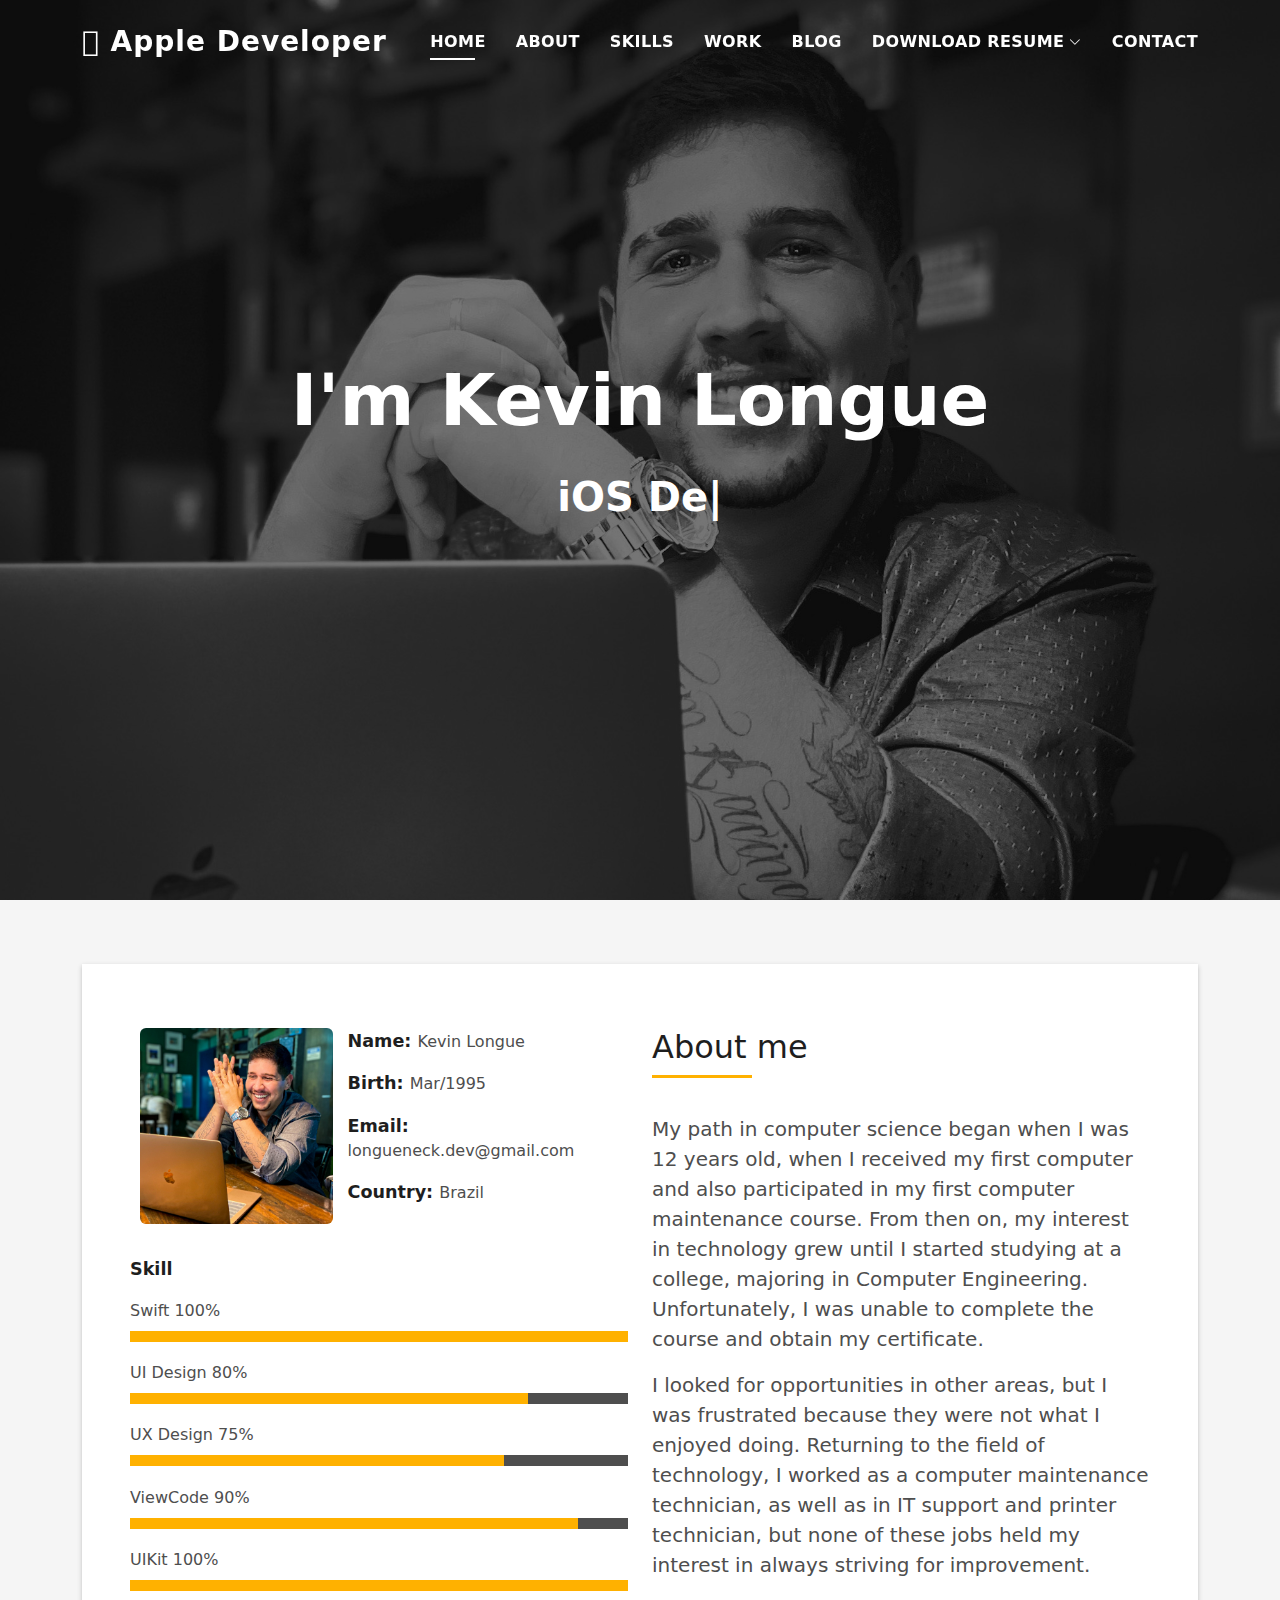
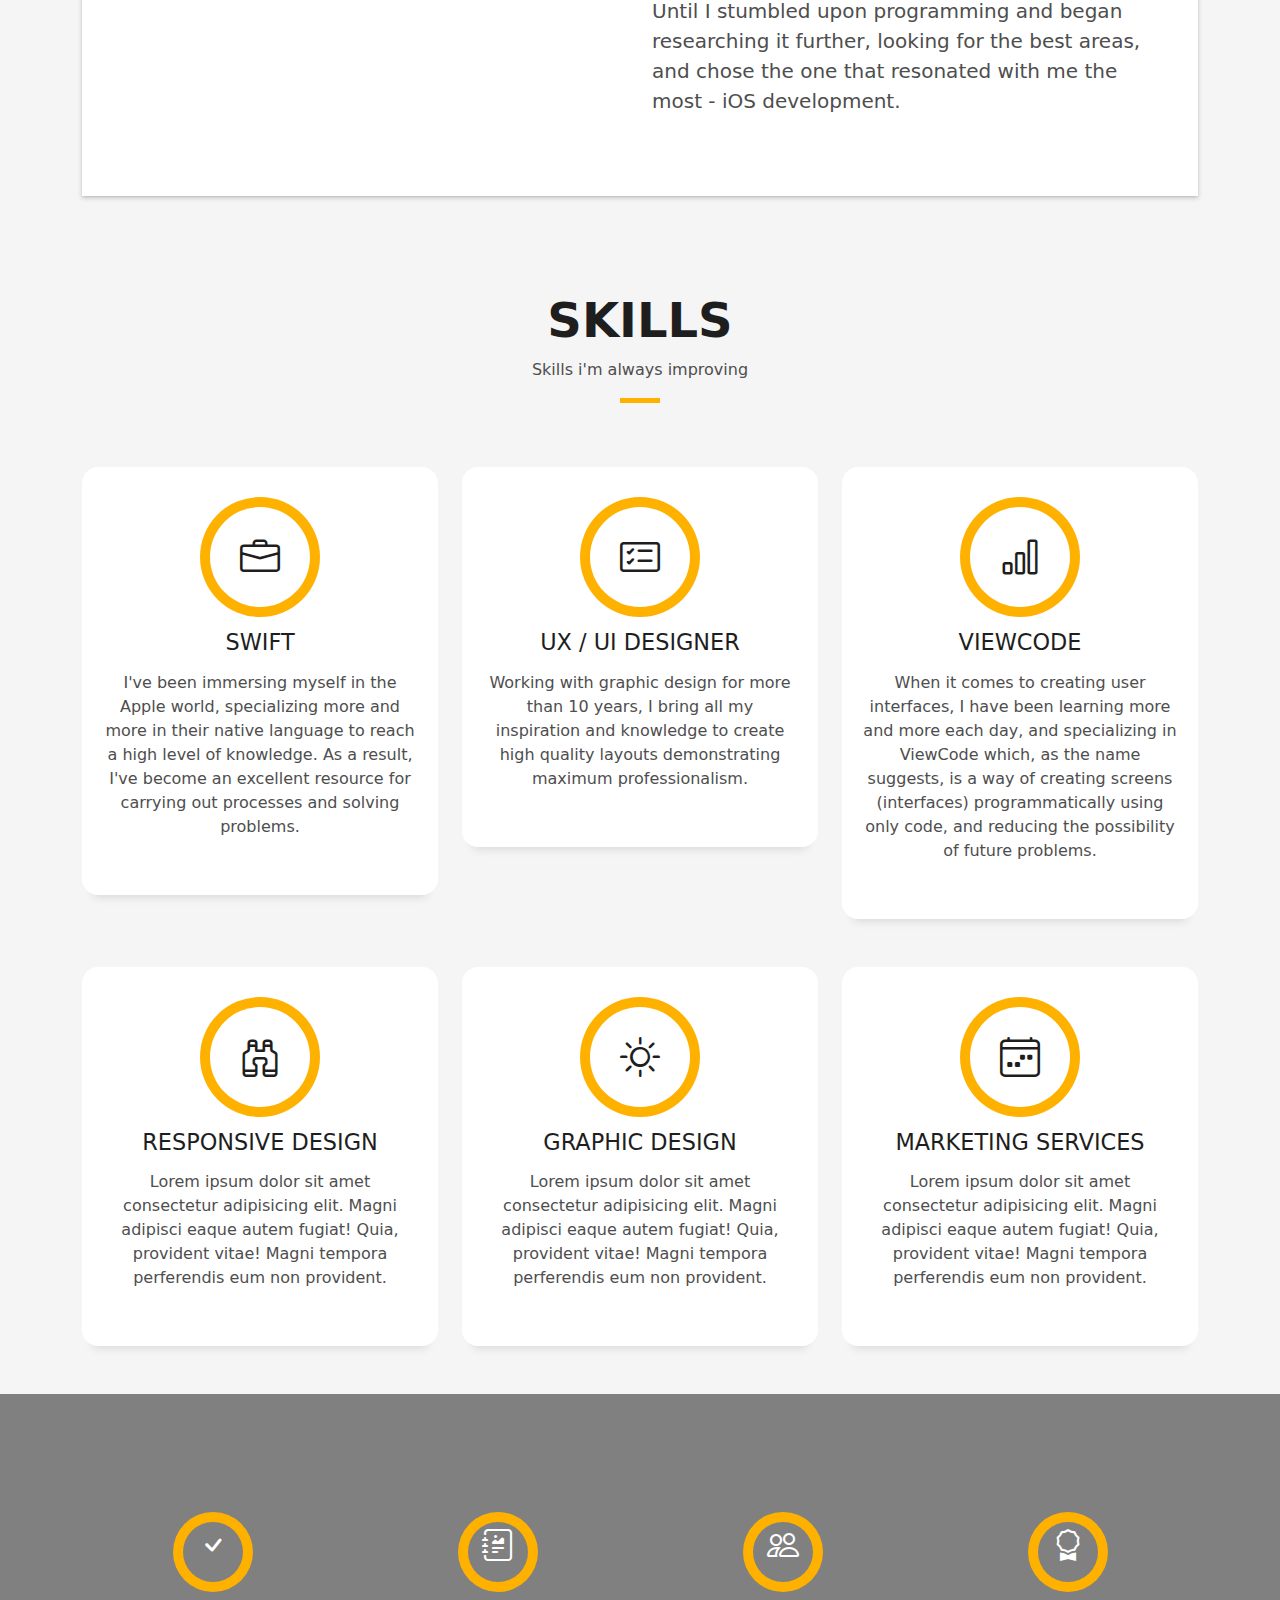
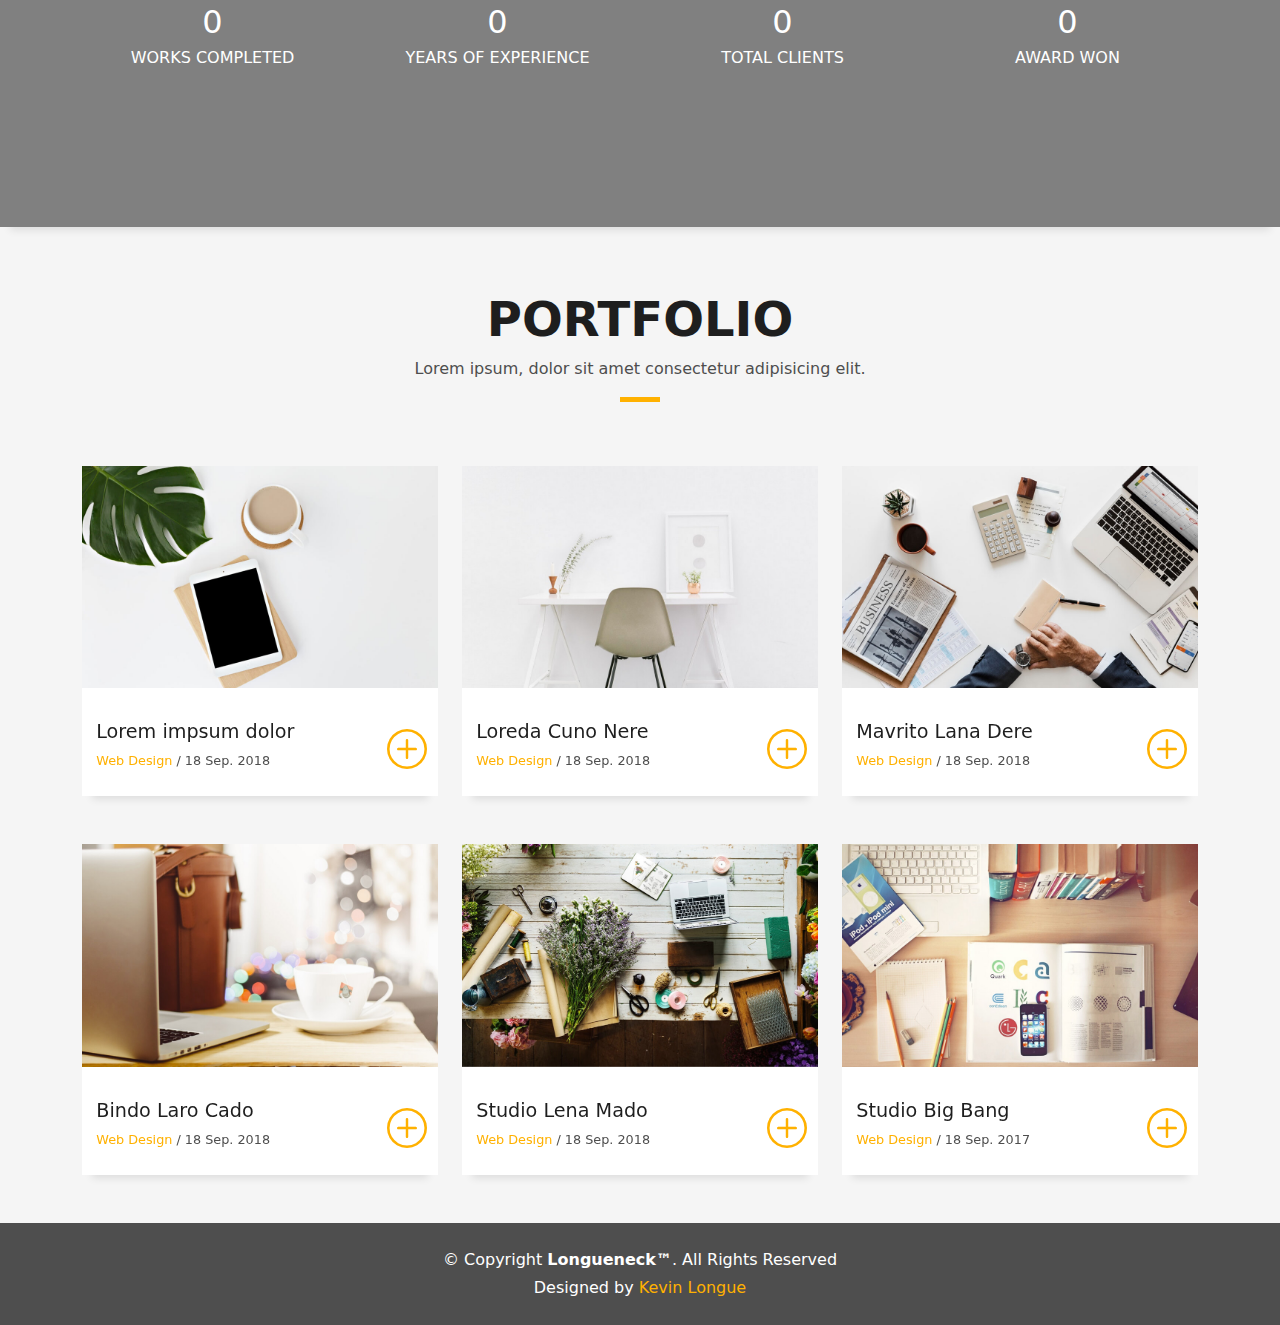
<file: index.html>
<!DOCTYPE html>
<html lang="en">

<head>

  <meta charset="utf-8">
  <meta content="width=device-width, initial-scale=1.0" name="viewport">

  <title>Longueneck™</title>
  <meta content="" name="description">
  <meta content="" name="keywords">



  
  <!-- Favicons -->
  <link href="./assets/img/swift.png" rel="icon">
  <link href="./assets/img/swift.png" rel="apple-touch-icon">

  <!-- Vendor CSS Files -->
  <link href="assets/vendor/bootstrap/css/bootstrap.min.css" rel="stylesheet">
  <link href="assets/vendor/bootstrap-icons/bootstrap-icons.css" rel="stylesheet">
  <link href="assets/vendor/glightbox/css/glightbox.min.css" rel="stylesheet">
  <link href="assets/vendor/swiper/swiper-bundle.min.css" rel="stylesheet">

  <!-- Template Main CSS File -->
  <link href="assets/css/style.css" rel="stylesheet">

  <!-- =======================================================
  * Template Name: DevFolio - v4.10.0
  * Template URL: https://bootstrapmade.com/devfolio-bootstrap-portfolio-html-template/
  * Author: BootstrapMade.com
  * License: https://bootstrapmade.com/license/
  ======================================================== -->
</head>

<body>

  <!-- ======= Header ======= -->
  <header id="header" class="fixed-top">
    <div class="container d-flex align-items-center justify-content-between">

      <h1 class="logo"><a href="index.html"> Apple Developer</a></h1>
      <!-- Uncomment below if you prefer to use an image logo -->
      <!-- <a href="index.html" class="logo"><img src="assets/img/logo.png" alt="" class="img-fluid"></a>-->

      <nav id="navbar" class="navbar">
        <ul>
          <li><a class="nav-link scrollto active" href="#hero">Home</a></li>
          <li><a class="nav-link scrollto" href="#about">About </a></li>
          <li><a class="nav-link scrollto" href="#services">Skills</a></li>
          <li><a class="nav-link scrollto " href="#work">Work</a></li>
          <li><a class="nav-link scrollto " href="#blog">Blog</a></li>
          <li class="dropdown"><a href="#"><span>Download Resume</span> <i class="bi bi-chevron-down"></i></a>
            <ul>
              <li><a href="#">English</a></li>
              <li><a href="#">Portuguê</a></li>
            </ul>
          </li>
          <li><a class="nav-link scrollto" href="#contact">Contact</a></li>
        </ul>
        <i class="bi bi-list mobile-nav-toggle"></i>
      </nav><!-- .navbar -->

    </div>
  </header><!-- End Header -->

  <!-- ======= Hero Section ======= -->
  <div id="hero" class="hero route bg-image" style="background-image: url(assets/img/hero-bg.jpg)">
    <div class="overlay-itro"></div>
    <div class="hero-content display-table">
      <div class="table-cell">
        <div class="container">
          <!--<p class="display-6 color-d">Hello, world!</p>-->
          <h1 class="hero-title mb-4">I'm Kevin Longue</h1>
          <p class="hero-subtitle"><span class="typed" data-typed-items="iOS Developer, UX / UI Designer "></span></p>
          <!-- <p class="pt-3"><a class="btn btn-primary btn js-scroll px-4" href="#about" role="button">Learn More</a></p> -->
        </div>
      </div>
    </div>
  </div><!-- End Hero Section -->

  <main id="main">

    <!-- ======= About Section ======= -->
    <section id="about" class="about-mf sect-pt4 route">
      <div class="container">
        <div class="row">
          <div class="col-sm-12">
            <div class="box-shadow-full">
              <div class="row">
                <div class="col-md-6">
                  <div class="row">
                    <div class="col-sm-6 col-md-5">
                      <div class="about-img">
                        <img src="assets/img/kevin2.jpg" class="img-fluid rounded b-shadow-a" alt="">
                      </div>
                    </div>
                    <div class="col-sm-6 col-md-7">
                      <div class="about-info">
                        <p><span class="title-s">Name: </span> <span>Kevin Longue</span></p>
                        <p><span class="title-s">Birth: </span> <span>Mar/1995</span></p>
                        <p><span class="title-s">Email: </span> <span>longueneck.dev@gmail.com</span></p>
                        <p><span class="title-s">Country: </span> <span>Brazil</span></p>
                      </div>
                    </div>
                  </div>
                  <div class="skill-mf">
                    <p class="title-s">Skill</p>
                    <span>Swift</span> <span class="pull-right">100%</span>
                    <div class="progress">
                      <div class="progress-bar" role="progressbar" style="width: 100%;" aria-valuenow="100" aria-valuemin="0" aria-valuemax="100"></div>
                    </div>
                    <span>UI Design</span> <span class="pull-right">80%</span>
                    <div class="progress">
                      <div class="progress-bar" role="progressbar" style="width: 80%" aria-valuenow="80" aria-valuemin="0" aria-valuemax="100"></div>
                    </div>
                    <span>UX Design</span> <span class="pull-right">75%</span>
                    <div class="progress">
                      <div class="progress-bar" role="progressbar" style="width: 75%" aria-valuenow="75" aria-valuemin="0" aria-valuemax="100"></div>
                    </div>
                    <span>ViewCode</span> <span class="pull-right">90%</span>
                    <div class="progress">
                      <div class="progress-bar" role="progressbar" style="width: 90%" aria-valuenow="90" aria-valuemin="0" aria-valuemax="100"></div>
                    </div>
                    <span>UIKit</span> <span class="pull-right">100%</span>
                    <div class="progress">
                      <div class="progress-bar" role="progressbar" style="width: 100%" aria-valuenow="100" aria-valuemin="0" aria-valuemax="100"></div>
                    </div>
                  </div>
                </div>
                <div class="col-md-6">
                  <div class="about-me pt-4 pt-md-0">
                    <div class="title-box-2">
                      <h5 class="title-left">
                        About me
                      </h5>
                    </div>
                    <p class="lead">
                      My path in computer science began when I was 12 years old, when 
                      I received my first computer and also participated in my first 
                      computer maintenance course. From then on, my interest in technology
                       grew until I started studying at a college, majoring in Computer Engineering.
                        Unfortunately, I was unable to complete the course and obtain my certificate.
                    </p>
                    <p class="lead">
                      I looked for opportunities in other areas, but I was frustrated because they were not 
                      what I enjoyed doing. Returning to the field of technology, I worked as a computer
                       maintenance technician, as well as in IT support and printer 
                      technician, but none of these jobs held my interest in always striving for improvement.
                    </p>
                    <p class="lead">
                      Until I stumbled upon programming and began researching it further, 
                      looking for the best areas,
                       and chose the one that resonated with me the most - iOS development.
                    </p>
                  </div>
                </div>
              </div>
            </div>
          </div>
        </div>
      </div>
    </section><!-- End About Section -->

    <!-- ======= Services Section ======= -->
    <section id="services" class="services-mf pt-5 route">
      <div class="container">
        <div class="row">
          <div class="col-sm-12">
            <div class="title-box text-center">
              <h3 class="title-a">
                Skills
              </h3>
              <p class="subtitle-a">
                Skills i'm always improving
              </p>
              <div class="line-mf"></div>
            </div>
          </div>
        </div>
        <div class="row">
          <div class="col-md-4">
            <div class="service-box">
              <div class="service-ico">
                <span class="ico-circle"><i class="bi bi-briefcase"></i></span>
              </div>
              <div class="service-content">
                <h2 class="s-title">Swift</h2>
                <p class="s-description text-center">
                  I've been immersing myself in the Apple world, 
                  specializing more and more in their native language 
                  to reach a high level of knowledge. As a result, 
                  I've become an excellent resource for carrying out 
                  processes and solving problems.
                </p>
              </div>
            </div>
          </div>
          <div class="col-md-4">
            <div class="service-box">
              <div class="service-ico">
                <span class="ico-circle"><i class="bi bi-card-checklist"></i></span>
              </div>
              <div class="service-content">
                <h2 class="s-title">UX / UI Designer</h2>
                <p class="s-description text-center">
                  Working with graphic design for more than 10 years, I bring all my inspiration and 
                  knowledge to create high quality layouts demonstrating maximum professionalism.
                </p>
              </div>
            </div>
          </div>
          <div class="col-md-4">
            <div class="service-box">
              <div class="service-ico">
                <span class="ico-circle"><i class="bi bi-bar-chart"></i></span>
              </div>
              <div class="service-content">
                <h2 class="s-title">ViewCode</h2>
                <p class="s-description text-center">
                  When it comes to creating user interfaces, I have been
                   learning more and more each day, and specializing in 
                   ViewCode which, as the name suggests, is a way of creating screens (interfaces) 
                  programmatically using only code, and reducing the possibility of future problems.
                </p>
              </div>
            </div>
          </div>
          <div class="col-md-4">
            <div class="service-box">
              <div class="service-ico">
                <span class="ico-circle"><i class="bi bi-binoculars"></i></span>
              </div>
              <div class="service-content">
                <h2 class="s-title">Responsive Design</h2>
                <p class="s-description text-center">
                  Lorem ipsum dolor sit amet consectetur adipisicing elit. Magni adipisci eaque autem fugiat! Quia,
                  provident vitae! Magni
                  tempora perferendis eum non provident.
                </p>
              </div>
            </div>
          </div>
          <div class="col-md-4">
            <div class="service-box">
              <div class="service-ico">
                <span class="ico-circle"><i class="bi bi-brightness-high"></i></span>
              </div>
              <div class="service-content">
                <h2 class="s-title">Graphic Design</h2>
                <p class="s-description text-center">
                  Lorem ipsum dolor sit amet consectetur adipisicing elit. Magni adipisci eaque autem fugiat! Quia,
                  provident vitae! Magni
                  tempora perferendis eum non provident.
                </p>
              </div>
            </div>
          </div>
          <div class="col-md-4">
            <div class="service-box">
              <div class="service-ico">
                <span class="ico-circle"><i class="bi bi-calendar4-week"></i></span>
              </div>
              <div class="service-content">
                <h2 class="s-title">Marketing Services</h2>
                <p class="s-description text-center">
                  Lorem ipsum dolor sit amet consectetur adipisicing elit. Magni adipisci eaque autem fugiat! Quia,
                  provident vitae! Magni
                  tempora perferendis eum non provident.
                </p>
              </div>
            </div>
          </div>
        </div>
      </div>
    </section><!-- End Services Section -->

    <!-- ======= Counter Section ======= -->
    <div class="section-counter paralax-mf bg-image" style="background-image: url(assets/img/counters-bg.jpg)">
      <div class="overlay-mf"></div>
      <div class="container position-relative">
        <div class="row">
          <div class="col-sm-3 col-lg-3">
            <div class="counter-box counter-box pt-4 pt-md-0">
              <div class="counter-ico">
                <span class="ico-circle"><i class="bi bi-check"></i></span>
              </div>
              <div class="counter-num">
                <p data-purecounter-start="0" data-purecounter-end="450" data-purecounter-duration="1" class="counter purecounter"></p>
                <span class="counter-text">WORKS COMPLETED</span>
              </div>
            </div>
          </div>
          <div class="col-sm-3 col-lg-3">
            <div class="counter-box pt-4 pt-md-0">
              <div class="counter-ico">
                <span class="ico-circle"><i class="bi bi-journal-richtext"></i></span>
              </div>
              <div class="counter-num">
                <p data-purecounter-start="0" data-purecounter-end="25" data-purecounter-duration="1" class="counter purecounter"></p>
                <span class="counter-text">YEARS OF EXPERIENCE</span>
              </div>
            </div>
          </div>
          <div class="col-sm-3 col-lg-3">
            <div class="counter-box pt-4 pt-md-0">
              <div class="counter-ico">
                <span class="ico-circle"><i class="bi bi-people"></i></span>
              </div>
              <div class="counter-num">
                <p data-purecounter-start="0" data-purecounter-end="550" data-purecounter-duration="1" class="counter purecounter"></p>
                <span class="counter-text">TOTAL CLIENTS</span>
              </div>
            </div>
          </div>
          <div class="col-sm-3 col-lg-3">
            <div class="counter-box pt-4 pt-md-0">
              <div class="counter-ico">
                <span class="ico-circle"><i class="bi bi-award"></i></span>
              </div>
              <div class="counter-num">
                <p data-purecounter-start="0" data-purecounter-end="48" data-purecounter-duration="1" class="counter purecounter"></p>
                <span class="counter-text">AWARD WON</span>
              </div>
            </div>
          </div>
        </div>
      </div>
    </div><!-- End Counter Section -->

    <!-- ======= Portfolio Section ======= -->
    <section id="work" class="portfolio-mf sect-pt4 route">
      <div class="container">
        <div class="row">
          <div class="col-sm-12">
            <div class="title-box text-center">
              <h3 class="title-a">
                Portfolio
              </h3>
              <p class="subtitle-a">
                Lorem ipsum, dolor sit amet consectetur adipisicing elit.
              </p>
              <div class="line-mf"></div>
            </div>
          </div>
        </div>
        <div class="row">
          <div class="col-md-4">
            <div class="work-box">
              <a href="assets/img/work-1.jpg" data-gallery="portfolioGallery" class="portfolio-lightbox">
                <div class="work-img">
                  <img src="assets/img/work-1.jpg" alt="" class="img-fluid">
                </div>
              </a>
              <div class="work-content">
                <div class="row">
                  <div class="col-sm-8">
                    <h2 class="w-title">Lorem impsum dolor</h2>
                    <div class="w-more">
                      <span class="w-ctegory">Web Design</span> / <span class="w-date">18 Sep. 2018</span>
                    </div>
                  </div>
                  <div class="col-sm-4">
                    <div class="w-like">
                      <a href="portfolio-details.html"> <span class="bi bi-plus-circle"></span></a>
                    </div>
                  </div>
                </div>
              </div>
            </div>
          </div>
          <div class="col-md-4">
            <div class="work-box">
              <a href="assets/img/work-2.jpg" data-gallery="portfolioGallery" class="portfolio-lightbox">
                <div class="work-img">
                  <img src="assets/img/work-2.jpg" alt="" class="img-fluid">
                </div>
              </a>
              <div class="work-content">
                <div class="row">
                  <div class="col-sm-8">
                    <h2 class="w-title">Loreda Cuno Nere</h2>
                    <div class="w-more">
                      <span class="w-ctegory">Web Design</span> / <span class="w-date">18 Sep. 2018</span>
                    </div>
                  </div>
                  <div class="col-sm-4">
                    <div class="w-like">
                      <a href="portfolio-details.html"> <span class="bi bi-plus-circle"></span></a>
                    </div>
                  </div>
                </div>
              </div>
            </div>
          </div>
          <div class="col-md-4">
            <div class="work-box">
              <a href="assets/img/work-3.jpg" data-gallery="portfolioGallery" class="portfolio-lightbox">
                <div class="work-img">
                  <img src="assets/img/work-3.jpg" alt="" class="img-fluid">
                </div>
              </a>
              <div class="work-content">
                <div class="row">
                  <div class="col-sm-8">
                    <h2 class="w-title">Mavrito Lana Dere</h2>
                    <div class="w-more">
                      <span class="w-ctegory">Web Design</span> / <span class="w-date">18 Sep. 2018</span>
                    </div>
                  </div>
                  <div class="col-sm-4">
                    <div class="w-like">
                      <a href="portfolio-details.html"> <span class="bi bi-plus-circle"></span></a>
                    </div>
                  </div>
                </div>
              </div>
            </div>
          </div>
          <div class="col-md-4">
            <div class="work-box">
              <a href="assets/img/work-4.jpg" data-gallery="portfolioGallery" class="portfolio-lightbox">
                <div class="work-img">
                  <img src="assets/img/work-4.jpg" alt="" class="img-fluid">
                </div>
              </a>
              <div class="work-content">
                <div class="row">
                  <div class="col-sm-8">
                    <h2 class="w-title">Bindo Laro Cado</h2>
                    <div class="w-more">
                      <span class="w-ctegory">Web Design</span> / <span class="w-date">18 Sep. 2018</span>
                    </div>
                  </div>
                  <div class="col-sm-4">
                    <div class="w-like">
                      <a href="portfolio-details.html"> <span class="bi bi-plus-circle"></span></a>
                    </div>
                  </div>
                </div>
              </div>
            </div>
          </div>
          <div class="col-md-4">
            <div class="work-box">
              <a href="assets/img/work-5.jpg" data-gallery="portfolioGallery" class="portfolio-lightbox">
                <div class="work-img">
                  <img src="assets/img/work-5.jpg" alt="" class="img-fluid">
                </div>
              </a>
              <div class="work-content">
                <div class="row">
                  <div class="col-sm-8">
                    <h2 class="w-title">Studio Lena Mado</h2>
                    <div class="w-more">
                      <span class="w-ctegory">Web Design</span> / <span class="w-date">18 Sep. 2018</span>
                    </div>
                  </div>
                  <div class="col-sm-4">
                    <div class="w-like">
                      <a href="portfolio-details.html"> <span class="bi bi-plus-circle"></span></a>
                    </div>
                  </div>
                </div>
              </div>
            </div>
          </div>
          <div class="col-md-4">
            <div class="work-box">
              <a href="assets/img/work-6.jpg" data-gallery="portfolioGallery" class="portfolio-lightbox">
                <div class="work-img">
                  <img src="assets/img/work-6.jpg" alt="" class="img-fluid">
                </div>
              </a>
              <div class="work-content">
                <div class="row">
                  <div class="col-sm-8">
                    <h2 class="w-title">Studio Big Bang</h2>
                    <div class="w-more">
                      <span class="w-ctegory">Web Design</span> / <span class="w-date">18 Sep. 2017</span>
                    </div>
                  </div>
                  <div class="col-sm-4">
                    <div class="w-like">
                      <a href="portfolio-details.html"> <span class="bi bi-plus-circle"></span></a>
                    </div>
                  </div>
                </div>
              </div>
            </div>
          </div>

        </div>
      </div>
    </section><!-- End Portfolio Section -->

  </main><!-- End #main -->

  <!-- ======= Footer ======= -->
  <footer>
    <div class="container">
      <div class="row">
        <div class="col-sm-12">
          <div class="copyright-box">
            <p class="copyright">&copy; Copyright <strong>Longueneck™</strong>. All Rights Reserved</p>
            <div class="credits">
              <!--
              All the links in the footer should remain intact.
              You can delete the links only if you purchased the pro version.
              Licensing information: https://bootstrapmade.com/license/
              Purchase the pro version with working PHP/AJAX contact form: https://bootstrapmade.com/buy/?theme=DevFolio
            -->
              Designed by <a href="https://www.linkedin.com/feed//">Kevin Longue</a>
            </div>
          </div>
        </div>
      </div>
    </div>
  </footer><!-- End  Footer -->

  <div id="preloader"></div>
  <a href="#" class="back-to-top d-flex align-items-center justify-content-center"><i class="bi bi-arrow-up-short"></i></a>

  <!-- Vendor JS Files -->
  <script src="assets/vendor/purecounter/purecounter_vanilla.js"></script>
  <script src="assets/vendor/bootstrap/js/bootstrap.bundle.min.js"></script>
  <script src="assets/vendor/glightbox/js/glightbox.min.js"></script>
  <script src="assets/vendor/swiper/swiper-bundle.min.js"></script>
  <script src="assets/vendor/typed.js/typed.min.js"></script>
  <script src="assets/vendor/php-email-form/validate.js"></script>

  <!-- Template Main JS File -->
  <script src="assets/js/main.js"></script>
  <script src="./assets/js/datas.js"></script>
</body>

</html>
</file>
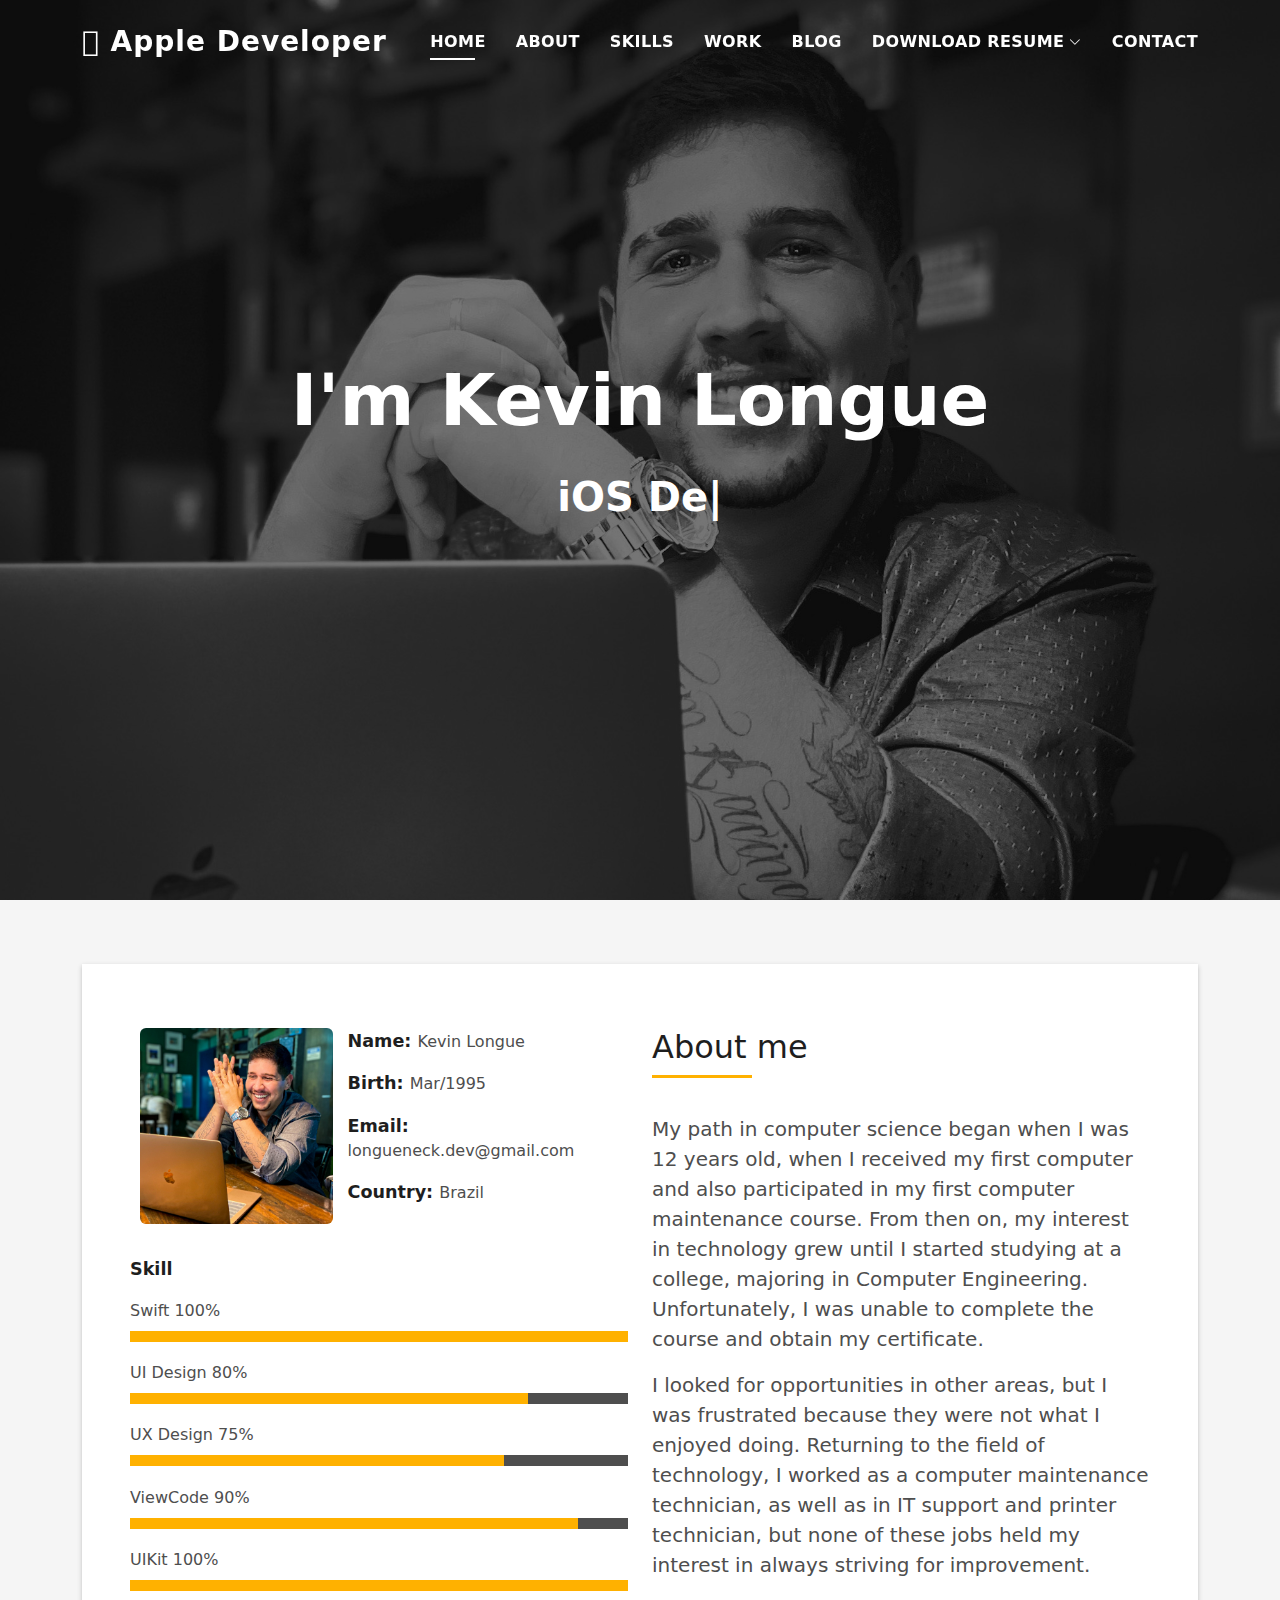
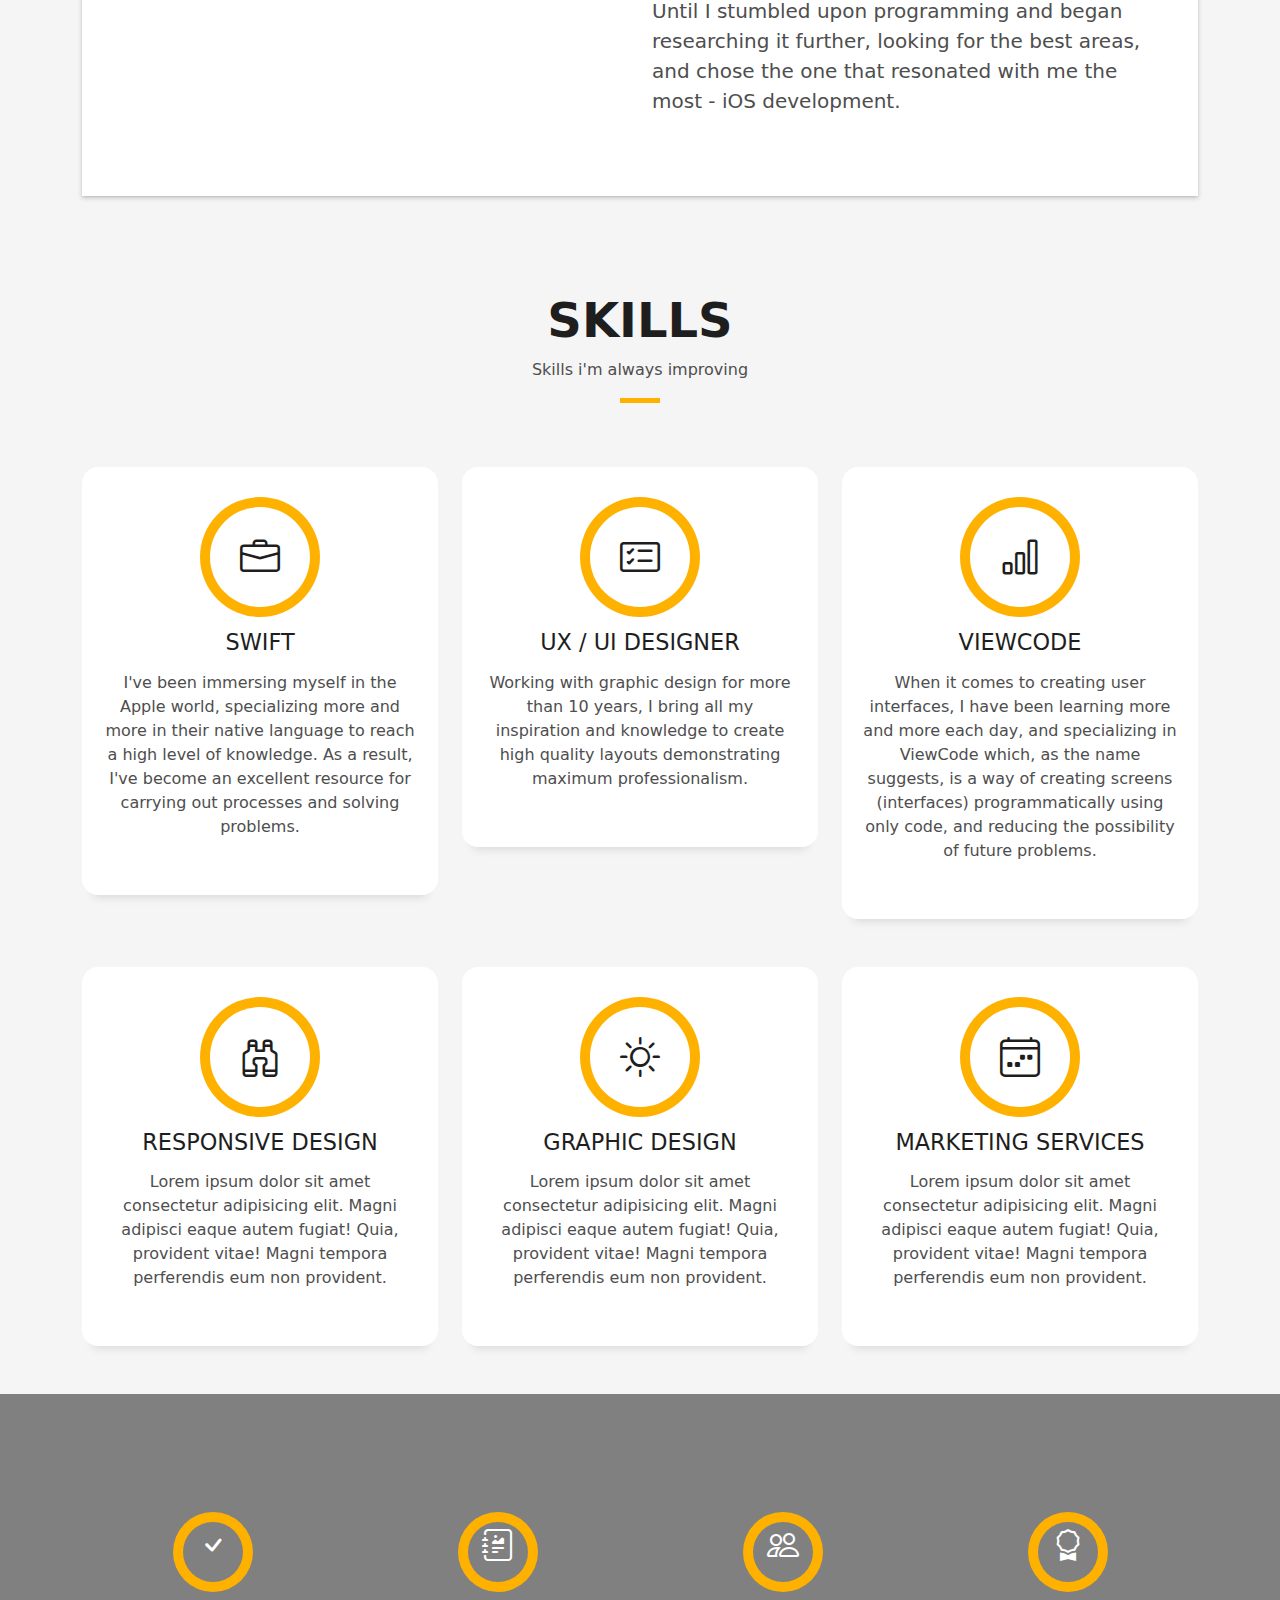
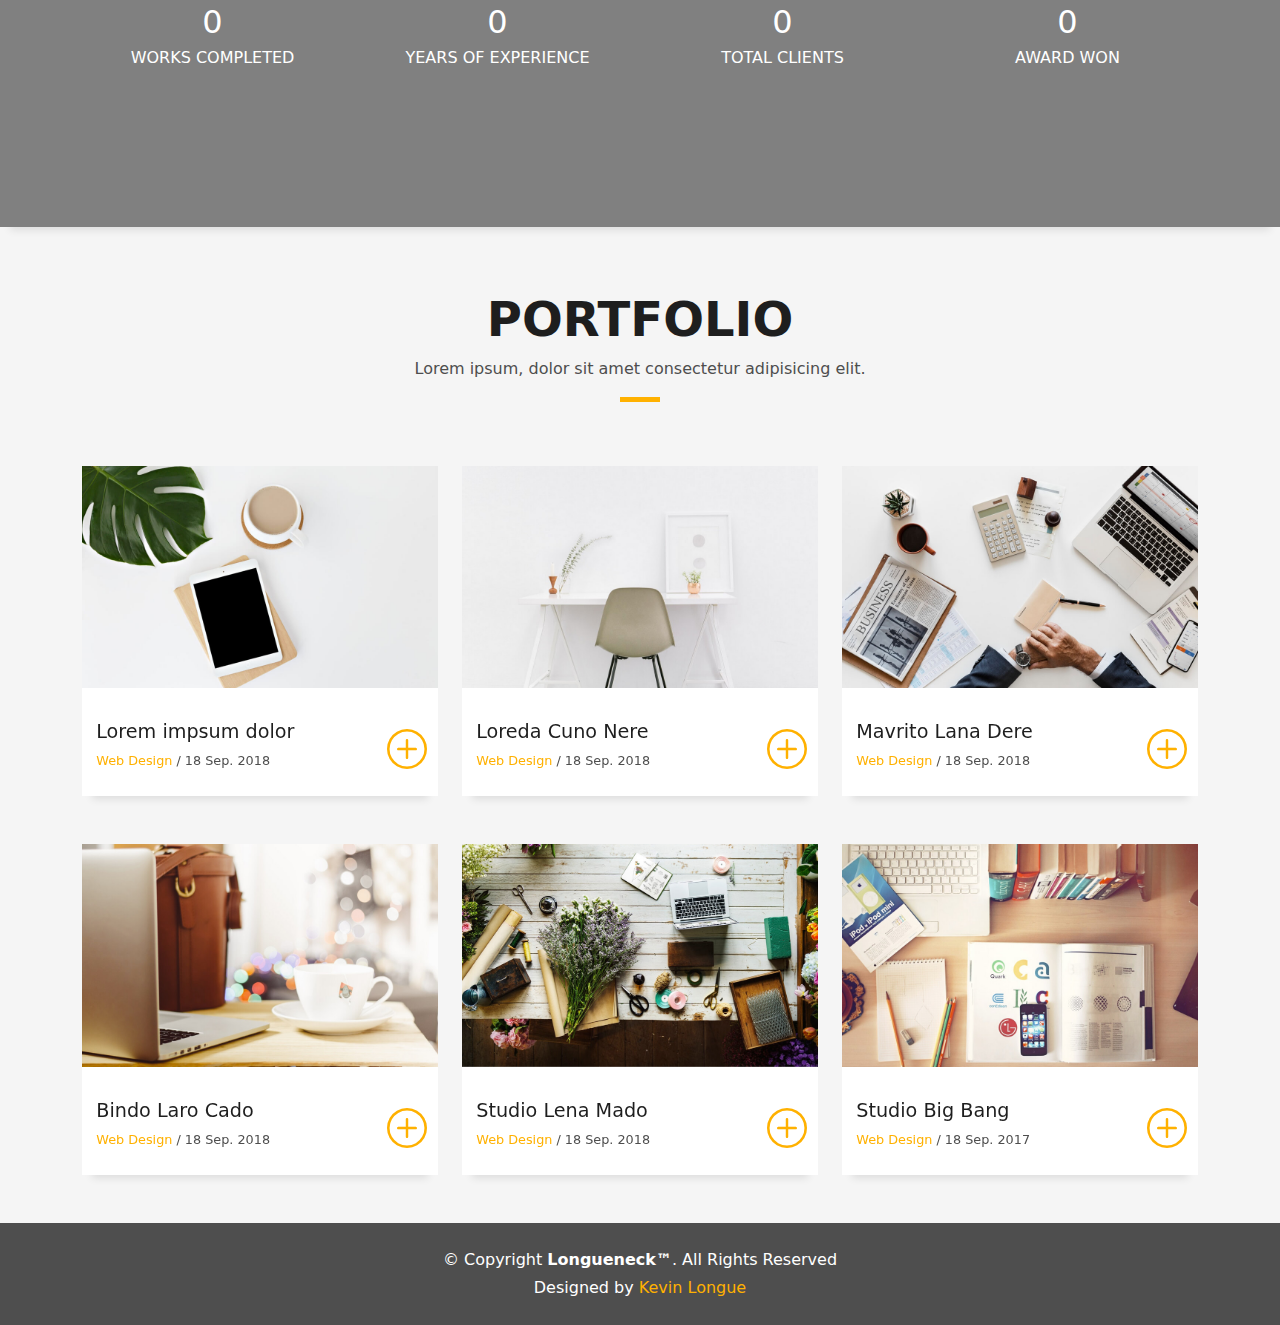
<file: DevFolio/DevFolio/index.html>
<!DOCTYPE html>
<html lang="en">

<head>

  <meta charset="utf-8">
  <meta content="width=device-width, initial-scale=1.0" name="viewport">

  <title>Longueneck™</title>
  <meta content="" name="description">
  <meta content="" name="keywords">

  <!-- Favicons -->
  <link href="assets/img/" rel="icon">
  <link href="assets/img/apple-touch-icon.png" rel="apple-touch-icon">

  <!-- Vendor CSS Files -->
  <link href="assets/vendor/bootstrap/css/bootstrap.min.css" rel="stylesheet">
  <link href="assets/vendor/bootstrap-icons/bootstrap-icons.css" rel="stylesheet">
  <link href="assets/vendor/glightbox/css/glightbox.min.css" rel="stylesheet">
  <link href="assets/vendor/swiper/swiper-bundle.min.css" rel="stylesheet">

  <!-- Template Main CSS File -->
  <link href="assets/css/style.css" rel="stylesheet">

  <!-- =======================================================
  * Template Name: DevFolio - v4.10.0
  * Template URL: https://bootstrapmade.com/devfolio-bootstrap-portfolio-html-template/
  * Author: BootstrapMade.com
  * License: https://bootstrapmade.com/license/
  ======================================================== -->
</head>

<body>

  <!-- ======= Header ======= -->
  <header id="header" class="fixed-top">
    <div class="container d-flex align-items-center justify-content-between">

      <h1 class="logo"><a href="index.html"> Apple Developer</a></h1>
      <!-- Uncomment below if you prefer to use an image logo -->
      <!-- <a href="index.html" class="logo"><img src="assets/img/logo.png" alt="" class="img-fluid"></a>-->

      <nav id="navbar" class="navbar">
        <ul>
          <li><a class="nav-link scrollto active" href="#hero">Home</a></li>
          <li><a class="nav-link scrollto" href="#about">About </a></li>
          <li><a class="nav-link scrollto" href="#services">Skills</a></li>
          <li><a class="nav-link scrollto " href="#work">Work</a></li>
          <li><a class="nav-link scrollto " href="#blog">Blog</a></li>
          <li class="dropdown"><a href="#"><span>Download Resume</span> <i class="bi bi-chevron-down"></i></a>
            <ul>
              <li><a href="#">English</a></li>
              <li><a href="#">Portuguê</a></li>
            </ul>
          </li>
          <li><a class="nav-link scrollto" href="#contact">Contact</a></li>
        </ul>
        <i class="bi bi-list mobile-nav-toggle"></i>
      </nav><!-- .navbar -->

    </div>
  </header><!-- End Header -->

  <!-- ======= Hero Section ======= -->
  <div id="hero" class="hero route bg-image" style="background-image: url(assets/img/hero-bg.jpg)">
    <div class="overlay-itro"></div>
    <div class="hero-content display-table">
      <div class="table-cell">
        <div class="container">
          <!--<p class="display-6 color-d">Hello, world!</p>-->
          <h1 class="hero-title mb-4">I'm Kevin Longue</h1>
          <p class="hero-subtitle"><span class="typed" data-typed-items="iOS Developer, UX / UI Designer "></span></p>
          <!-- <p class="pt-3"><a class="btn btn-primary btn js-scroll px-4" href="#about" role="button">Learn More</a></p> -->
        </div>
      </div>
    </div>
  </div><!-- End Hero Section -->

  <main id="main">

    <!-- ======= About Section ======= -->
    <section id="about" class="about-mf sect-pt4 route">
      <div class="container">
        <div class="row">
          <div class="col-sm-12">
            <div class="box-shadow-full">
              <div class="row">
                <div class="col-md-6">
                  <div class="row">
                    <div class="col-sm-6 col-md-5">
                      <div class="about-img">
                        <img src="assets/img/kevin2.jpg" class="img-fluid rounded b-shadow-a" alt="">
                      </div>
                    </div>
                    <div class="col-sm-6 col-md-7">
                      <div class="about-info">
                        <p><span class="title-s">Name: </span> <span>Kevin Longue</span></p>
                        <p><span class="title-s">Birth: </span> <span>Mar/1995</span></p>
                        <p><span class="title-s">Email: </span> <span>longueneck.dev@gmail.com</span></p>
                        <p><span class="title-s">Country: </span> <span>Brazil</span></p>
                      </div>
                    </div>
                  </div>
                  <div class="skill-mf">
                    <p class="title-s">Skill</p>
                    <span>Swift</span> <span class="pull-right">100%</span>
                    <div class="progress">
                      <div class="progress-bar" role="progressbar" style="width: 100%;" aria-valuenow="100" aria-valuemin="0" aria-valuemax="100"></div>
                    </div>
                    <span>UI Design</span> <span class="pull-right">80%</span>
                    <div class="progress">
                      <div class="progress-bar" role="progressbar" style="width: 80%" aria-valuenow="80" aria-valuemin="0" aria-valuemax="100"></div>
                    </div>
                    <span>UX Design</span> <span class="pull-right">75%</span>
                    <div class="progress">
                      <div class="progress-bar" role="progressbar" style="width: 75%" aria-valuenow="75" aria-valuemin="0" aria-valuemax="100"></div>
                    </div>
                    <span>ViewCode</span> <span class="pull-right">90%</span>
                    <div class="progress">
                      <div class="progress-bar" role="progressbar" style="width: 90%" aria-valuenow="90" aria-valuemin="0" aria-valuemax="100"></div>
                    </div>
                    <span>UIKit</span> <span class="pull-right">100%</span>
                    <div class="progress">
                      <div class="progress-bar" role="progressbar" style="width: 100%" aria-valuenow="100" aria-valuemin="0" aria-valuemax="100"></div>
                    </div>
                  </div>
                </div>
                <div class="col-md-6">
                  <div class="about-me pt-4 pt-md-0">
                    <div class="title-box-2">
                      <h5 class="title-left">
                        About me
                      </h5>
                    </div>
                    <p class="lead">
                      My path in computer science began when I was 12 years old, when 
                      I received my first computer and also participated in my first 
                      computer maintenance course. From then on, my interest in technology
                       grew until I started studying at a college, majoring in Computer Engineering.
                        Unfortunately, I was unable to complete the course and obtain my certificate.
                    </p>
                    <p class="lead">
                      I looked for opportunities in other areas, but I was frustrated because they were not 
                      what I enjoyed doing. Returning to the field of technology, I worked as a computer
                       maintenance technician, as well as in IT support and printer 
                      technician, but none of these jobs held my interest in always striving for improvement.
                    </p>
                    <p class="lead">
                      Until I stumbled upon programming and began researching it further, 
                      looking for the best areas,
                       and chose the one that resonated with me the most - iOS development.
                    </p>
                  </div>
                </div>
              </div>
            </div>
          </div>
        </div>
      </div>
    </section><!-- End About Section -->

    <!-- ======= Services Section ======= -->
    <section id="services" class="services-mf pt-5 route">
      <div class="container">
        <div class="row">
          <div class="col-sm-12">
            <div class="title-box text-center">
              <h3 class="title-a">
                Skills
              </h3>
              <p class="subtitle-a">
                Skills i'm always improving
              </p>
              <div class="line-mf"></div>
            </div>
          </div>
        </div>
        <div class="row">
          <div class="col-md-4">
            <div class="service-box">
              <div class="service-ico">
                <span class="ico-circle"><i class="bi bi-briefcase"></i></span>
              </div>
              <div class="service-content">
                <h2 class="s-title">Swift</h2>
                <p class="s-description text-center">
                  I've been immersing myself in the Apple world, 
                  specializing more and more in their native language 
                  to reach a high level of knowledge. As a result, 
                  I've become an excellent resource for carrying out 
                  processes and solving problems.
                </p>
              </div>
            </div>
          </div>
          <div class="col-md-4">
            <div class="service-box">
              <div class="service-ico">
                <span class="ico-circle"><i class="bi bi-card-checklist"></i></span>
              </div>
              <div class="service-content">
                <h2 class="s-title">UX / UI Designer</h2>
                <p class="s-description text-center">
                  Working with graphic design for more than 10 years, I bring all my inspiration and 
                  knowledge to create high quality layouts demonstrating maximum professionalism.
                </p>
              </div>
            </div>
          </div>
          <div class="col-md-4">
            <div class="service-box">
              <div class="service-ico">
                <span class="ico-circle"><i class="bi bi-bar-chart"></i></span>
              </div>
              <div class="service-content">
                <h2 class="s-title">ViewCode</h2>
                <p class="s-description text-center">
                  When it comes to creating user interfaces, I have been
                   learning more and more each day, and specializing in 
                   ViewCode which, as the name suggests, is a way of creating screens (interfaces) 
                  programmatically using only code, and reducing the possibility of future problems.
                </p>
              </div>
            </div>
          </div>
          <div class="col-md-4">
            <div class="service-box">
              <div class="service-ico">
                <span class="ico-circle"><i class="bi bi-binoculars"></i></span>
              </div>
              <div class="service-content">
                <h2 class="s-title">Responsive Design</h2>
                <p class="s-description text-center">
                  Lorem ipsum dolor sit amet consectetur adipisicing elit. Magni adipisci eaque autem fugiat! Quia,
                  provident vitae! Magni
                  tempora perferendis eum non provident.
                </p>
              </div>
            </div>
          </div>
          <div class="col-md-4">
            <div class="service-box">
              <div class="service-ico">
                <span class="ico-circle"><i class="bi bi-brightness-high"></i></span>
              </div>
              <div class="service-content">
                <h2 class="s-title">Graphic Design</h2>
                <p class="s-description text-center">
                  Lorem ipsum dolor sit amet consectetur adipisicing elit. Magni adipisci eaque autem fugiat! Quia,
                  provident vitae! Magni
                  tempora perferendis eum non provident.
                </p>
              </div>
            </div>
          </div>
          <div class="col-md-4">
            <div class="service-box">
              <div class="service-ico">
                <span class="ico-circle"><i class="bi bi-calendar4-week"></i></span>
              </div>
              <div class="service-content">
                <h2 class="s-title">Marketing Services</h2>
                <p class="s-description text-center">
                  Lorem ipsum dolor sit amet consectetur adipisicing elit. Magni adipisci eaque autem fugiat! Quia,
                  provident vitae! Magni
                  tempora perferendis eum non provident.
                </p>
              </div>
            </div>
          </div>
        </div>
      </div>
    </section><!-- End Services Section -->

    <!-- ======= Counter Section ======= -->
    <div class="section-counter paralax-mf bg-image" style="background-image: url(assets/img/counters-bg.jpg)">
      <div class="overlay-mf"></div>
      <div class="container position-relative">
        <div class="row">
          <div class="col-sm-3 col-lg-3">
            <div class="counter-box counter-box pt-4 pt-md-0">
              <div class="counter-ico">
                <span class="ico-circle"><i class="bi bi-check"></i></span>
              </div>
              <div class="counter-num">
                <p data-purecounter-start="0" data-purecounter-end="450" data-purecounter-duration="1" class="counter purecounter"></p>
                <span class="counter-text">WORKS COMPLETED</span>
              </div>
            </div>
          </div>
          <div class="col-sm-3 col-lg-3">
            <div class="counter-box pt-4 pt-md-0">
              <div class="counter-ico">
                <span class="ico-circle"><i class="bi bi-journal-richtext"></i></span>
              </div>
              <div class="counter-num">
                <p data-purecounter-start="0" data-purecounter-end="25" data-purecounter-duration="1" class="counter purecounter"></p>
                <span class="counter-text">YEARS OF EXPERIENCE</span>
              </div>
            </div>
          </div>
          <div class="col-sm-3 col-lg-3">
            <div class="counter-box pt-4 pt-md-0">
              <div class="counter-ico">
                <span class="ico-circle"><i class="bi bi-people"></i></span>
              </div>
              <div class="counter-num">
                <p data-purecounter-start="0" data-purecounter-end="550" data-purecounter-duration="1" class="counter purecounter"></p>
                <span class="counter-text">TOTAL CLIENTS</span>
              </div>
            </div>
          </div>
          <div class="col-sm-3 col-lg-3">
            <div class="counter-box pt-4 pt-md-0">
              <div class="counter-ico">
                <span class="ico-circle"><i class="bi bi-award"></i></span>
              </div>
              <div class="counter-num">
                <p data-purecounter-start="0" data-purecounter-end="48" data-purecounter-duration="1" class="counter purecounter"></p>
                <span class="counter-text">AWARD WON</span>
              </div>
            </div>
          </div>
        </div>
      </div>
    </div><!-- End Counter Section -->

    <!-- ======= Portfolio Section ======= -->
    <section id="work" class="portfolio-mf sect-pt4 route">
      <div class="container">
        <div class="row">
          <div class="col-sm-12">
            <div class="title-box text-center">
              <h3 class="title-a">
                Portfolio
              </h3>
              <p class="subtitle-a">
                Lorem ipsum, dolor sit amet consectetur adipisicing elit.
              </p>
              <div class="line-mf"></div>
            </div>
          </div>
        </div>
        <div class="row">
          <div class="col-md-4">
            <div class="work-box">
              <a href="assets/img/work-1.jpg" data-gallery="portfolioGallery" class="portfolio-lightbox">
                <div class="work-img">
                  <img src="assets/img/work-1.jpg" alt="" class="img-fluid">
                </div>
              </a>
              <div class="work-content">
                <div class="row">
                  <div class="col-sm-8">
                    <h2 class="w-title">Lorem impsum dolor</h2>
                    <div class="w-more">
                      <span class="w-ctegory">Web Design</span> / <span class="w-date">18 Sep. 2018</span>
                    </div>
                  </div>
                  <div class="col-sm-4">
                    <div class="w-like">
                      <a href="portfolio-details.html"> <span class="bi bi-plus-circle"></span></a>
                    </div>
                  </div>
                </div>
              </div>
            </div>
          </div>
          <div class="col-md-4">
            <div class="work-box">
              <a href="assets/img/work-2.jpg" data-gallery="portfolioGallery" class="portfolio-lightbox">
                <div class="work-img">
                  <img src="assets/img/work-2.jpg" alt="" class="img-fluid">
                </div>
              </a>
              <div class="work-content">
                <div class="row">
                  <div class="col-sm-8">
                    <h2 class="w-title">Loreda Cuno Nere</h2>
                    <div class="w-more">
                      <span class="w-ctegory">Web Design</span> / <span class="w-date">18 Sep. 2018</span>
                    </div>
                  </div>
                  <div class="col-sm-4">
                    <div class="w-like">
                      <a href="portfolio-details.html"> <span class="bi bi-plus-circle"></span></a>
                    </div>
                  </div>
                </div>
              </div>
            </div>
          </div>
          <div class="col-md-4">
            <div class="work-box">
              <a href="assets/img/work-3.jpg" data-gallery="portfolioGallery" class="portfolio-lightbox">
                <div class="work-img">
                  <img src="assets/img/work-3.jpg" alt="" class="img-fluid">
                </div>
              </a>
              <div class="work-content">
                <div class="row">
                  <div class="col-sm-8">
                    <h2 class="w-title">Mavrito Lana Dere</h2>
                    <div class="w-more">
                      <span class="w-ctegory">Web Design</span> / <span class="w-date">18 Sep. 2018</span>
                    </div>
                  </div>
                  <div class="col-sm-4">
                    <div class="w-like">
                      <a href="portfolio-details.html"> <span class="bi bi-plus-circle"></span></a>
                    </div>
                  </div>
                </div>
              </div>
            </div>
          </div>
          <div class="col-md-4">
            <div class="work-box">
              <a href="assets/img/work-4.jpg" data-gallery="portfolioGallery" class="portfolio-lightbox">
                <div class="work-img">
                  <img src="assets/img/work-4.jpg" alt="" class="img-fluid">
                </div>
              </a>
              <div class="work-content">
                <div class="row">
                  <div class="col-sm-8">
                    <h2 class="w-title">Bindo Laro Cado</h2>
                    <div class="w-more">
                      <span class="w-ctegory">Web Design</span> / <span class="w-date">18 Sep. 2018</span>
                    </div>
                  </div>
                  <div class="col-sm-4">
                    <div class="w-like">
                      <a href="portfolio-details.html"> <span class="bi bi-plus-circle"></span></a>
                    </div>
                  </div>
                </div>
              </div>
            </div>
          </div>
          <div class="col-md-4">
            <div class="work-box">
              <a href="assets/img/work-5.jpg" data-gallery="portfolioGallery" class="portfolio-lightbox">
                <div class="work-img">
                  <img src="assets/img/work-5.jpg" alt="" class="img-fluid">
                </div>
              </a>
              <div class="work-content">
                <div class="row">
                  <div class="col-sm-8">
                    <h2 class="w-title">Studio Lena Mado</h2>
                    <div class="w-more">
                      <span class="w-ctegory">Web Design</span> / <span class="w-date">18 Sep. 2018</span>
                    </div>
                  </div>
                  <div class="col-sm-4">
                    <div class="w-like">
                      <a href="portfolio-details.html"> <span class="bi bi-plus-circle"></span></a>
                    </div>
                  </div>
                </div>
              </div>
            </div>
          </div>
          <div class="col-md-4">
            <div class="work-box">
              <a href="assets/img/work-6.jpg" data-gallery="portfolioGallery" class="portfolio-lightbox">
                <div class="work-img">
                  <img src="assets/img/work-6.jpg" alt="" class="img-fluid">
                </div>
              </a>
              <div class="work-content">
                <div class="row">
                  <div class="col-sm-8">
                    <h2 class="w-title">Studio Big Bang</h2>
                    <div class="w-more">
                      <span class="w-ctegory">Web Design</span> / <span class="w-date">18 Sep. 2017</span>
                    </div>
                  </div>
                  <div class="col-sm-4">
                    <div class="w-like">
                      <a href="portfolio-details.html"> <span class="bi bi-plus-circle"></span></a>
                    </div>
                  </div>
                </div>
              </div>
            </div>
          </div>

        </div>
      </div>
    </section><!-- End Portfolio Section -->

  </main><!-- End #main -->

  <!-- ======= Footer ======= -->
  <footer>
    <div class="container">
      <div class="row">
        <div class="col-sm-12">
          <div class="copyright-box">
            <p class="copyright">&copy; Copyright <strong>Longueneck™</strong>. All Rights Reserved</p>
            <div class="credits">
              <!--
              All the links in the footer should remain intact.
              You can delete the links only if you purchased the pro version.
              Licensing information: https://bootstrapmade.com/license/
              Purchase the pro version with working PHP/AJAX contact form: https://bootstrapmade.com/buy/?theme=DevFolio
            -->
              Designed by <a href="https://www.linkedin.com/feed//">Kevin Longue</a>
            </div>
          </div>
        </div>
      </div>
    </div>
  </footer><!-- End  Footer -->

  <div id="preloader"></div>
  <a href="#" class="back-to-top d-flex align-items-center justify-content-center"><i class="bi bi-arrow-up-short"></i></a>

  <!-- Vendor JS Files -->
  <script src="assets/vendor/purecounter/purecounter_vanilla.js"></script>
  <script src="assets/vendor/bootstrap/js/bootstrap.bundle.min.js"></script>
  <script src="assets/vendor/glightbox/js/glightbox.min.js"></script>
  <script src="assets/vendor/swiper/swiper-bundle.min.js"></script>
  <script src="assets/vendor/typed.js/typed.min.js"></script>
  <script src="assets/vendor/php-email-form/validate.js"></script>

  <!-- Template Main JS File -->
  <script src="assets/js/main.js"></script>

</body>

</html>
</file>
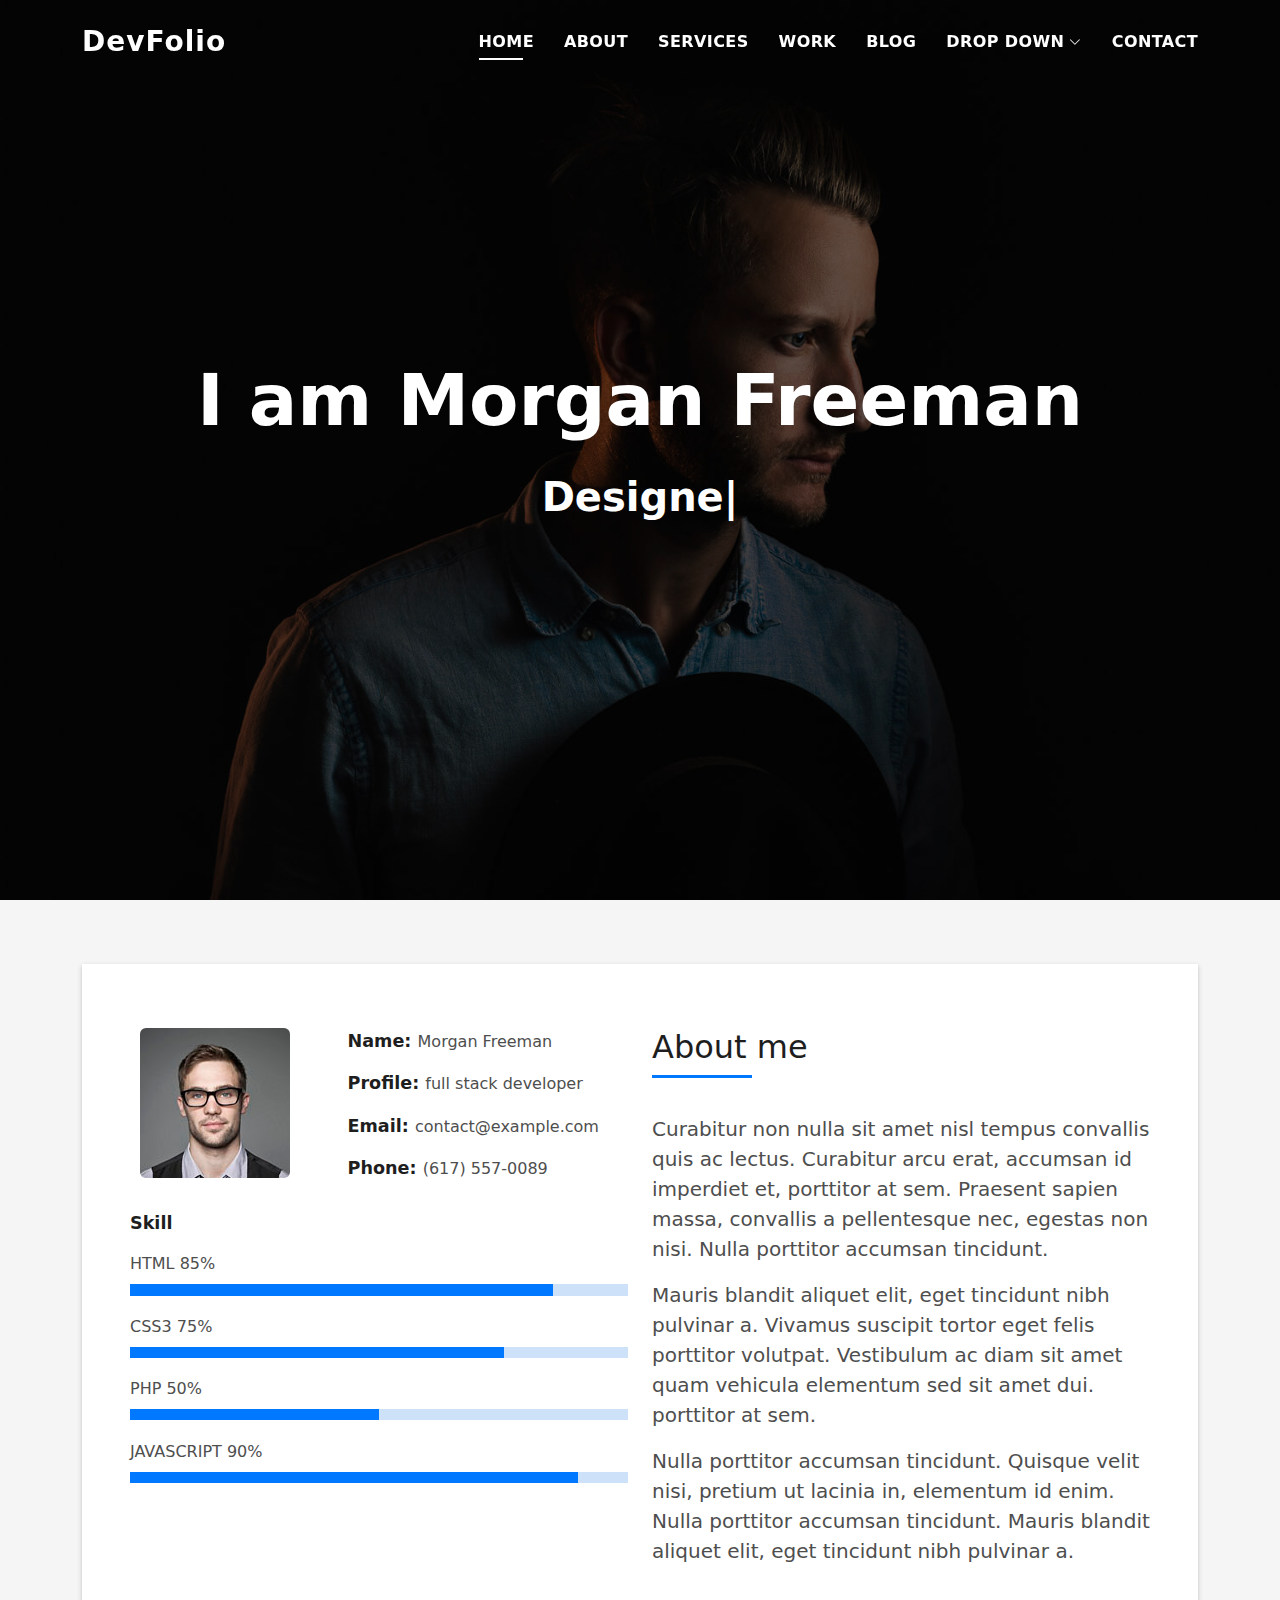
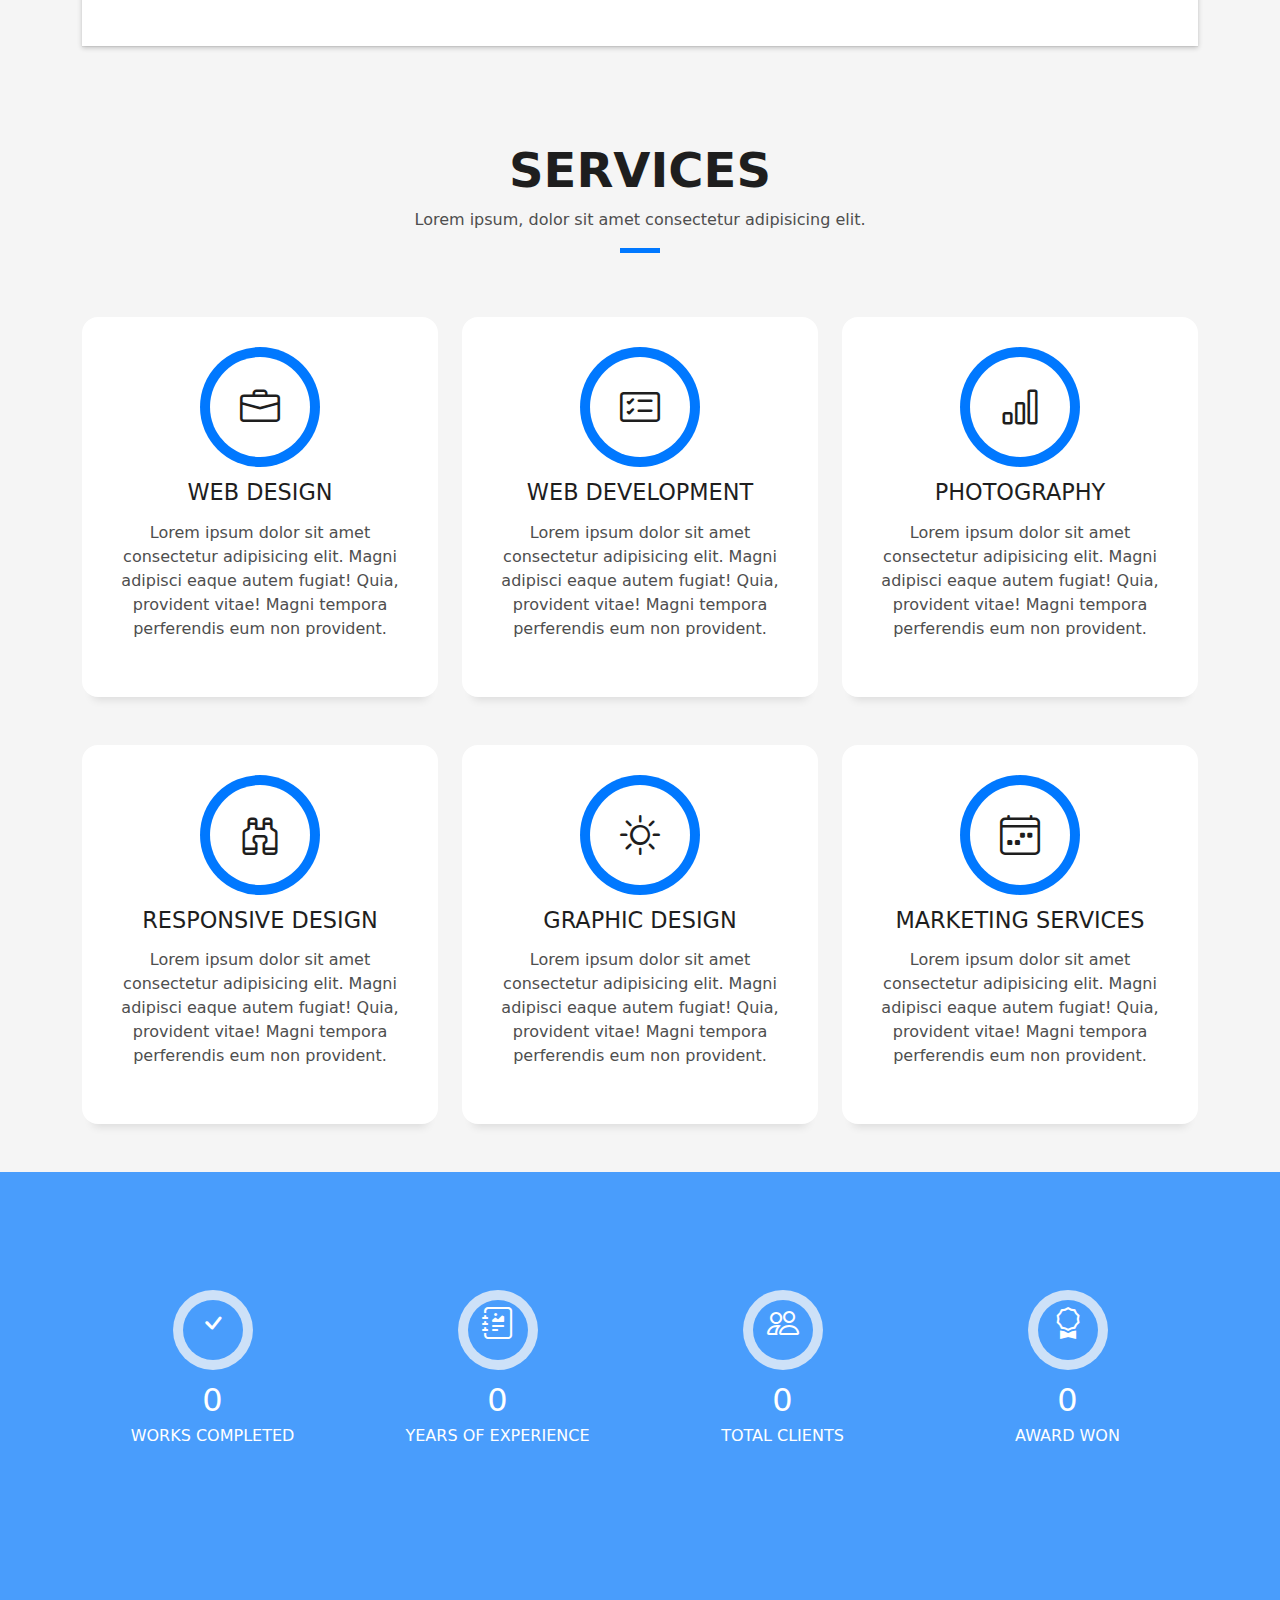
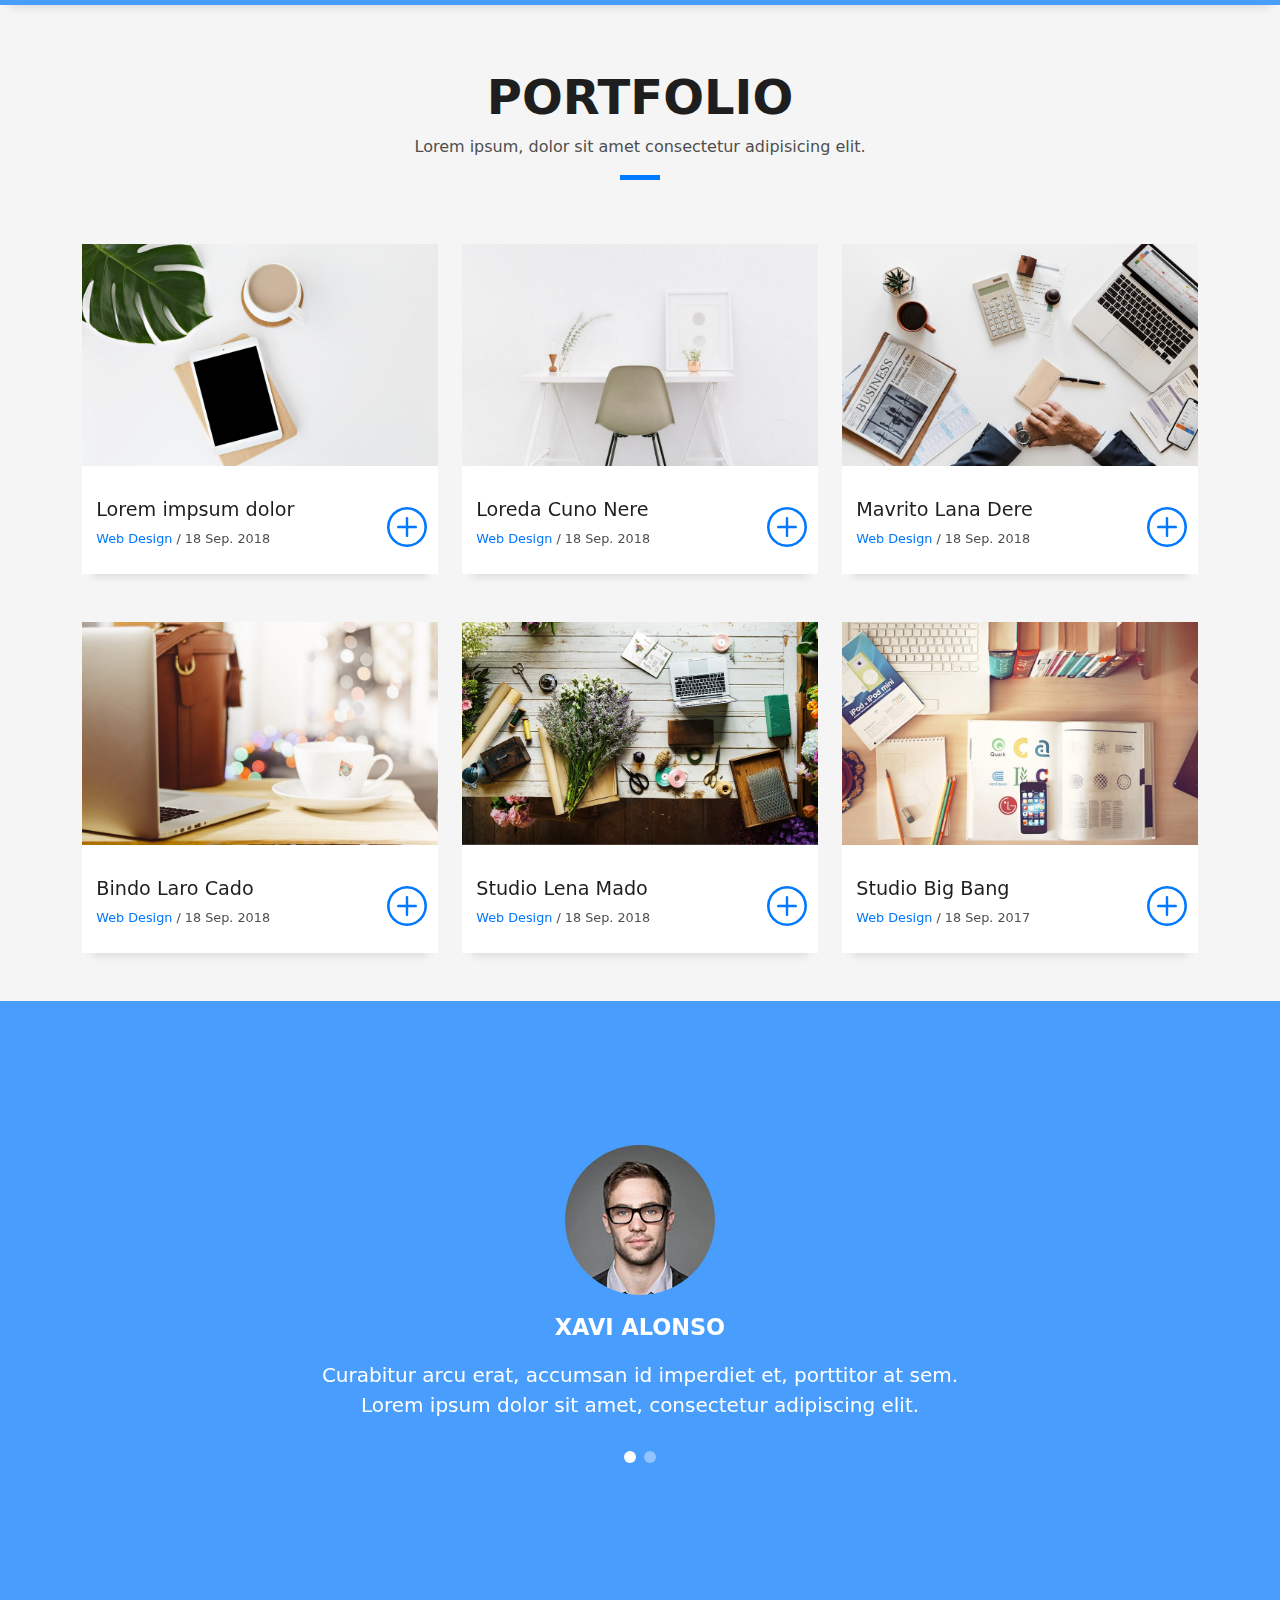
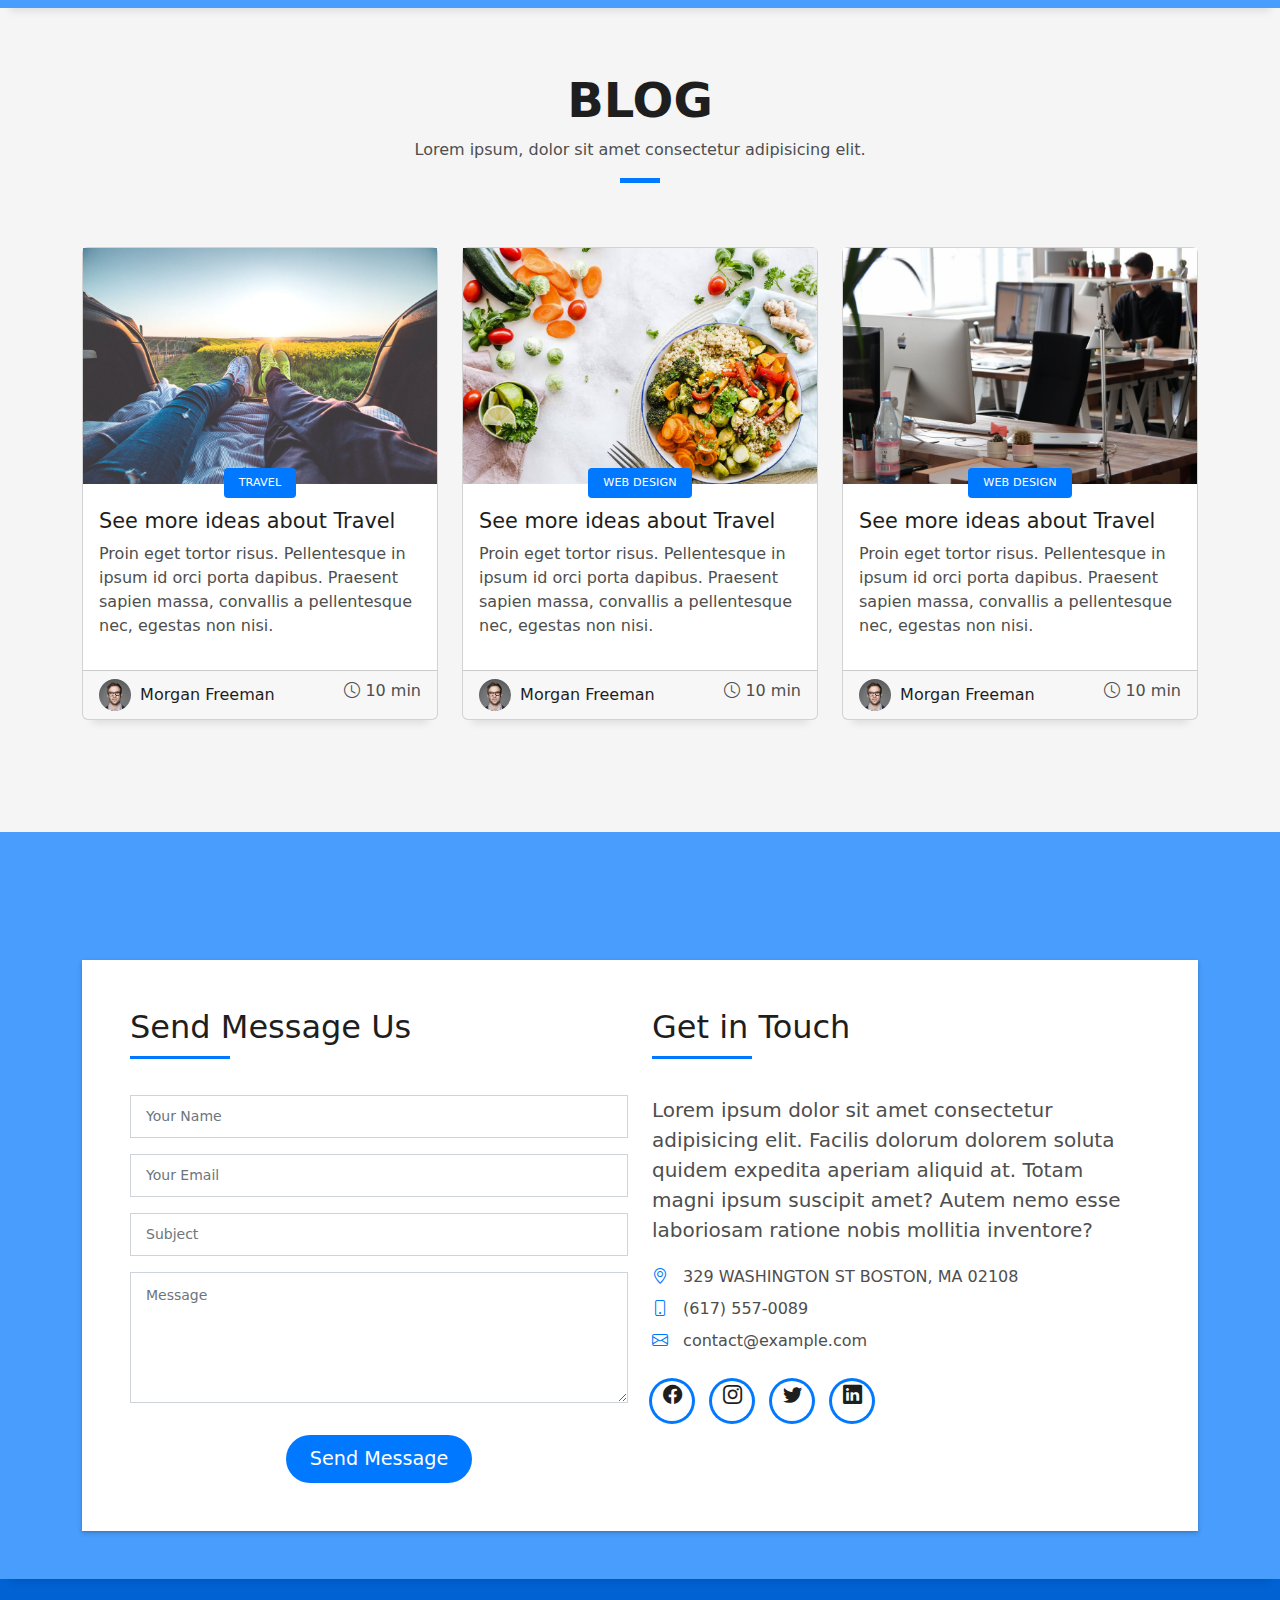
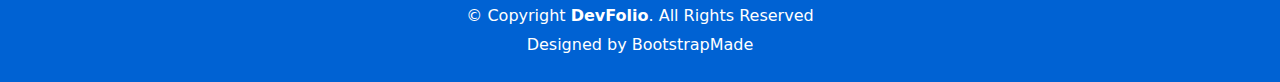
<file: assets/img/imagem/DevFolio/index.html>
<!DOCTYPE html>
<html lang="en">

<head>
  <meta charset="utf-8">
  <meta content="width=device-width, initial-scale=1.0" name="viewport">

  <title>DevFolio Bootstrap Portfolio Template - Index</title>
  <meta content="" name="description">
  <meta content="" name="keywords">

  <!-- Favicons -->
  <link href="assets/img/favicon.png" rel="icon">
  <link href="assets/img/apple-touch-icon.png" rel="apple-touch-icon">

  <!-- Vendor CSS Files -->
  <link href="assets/vendor/bootstrap/css/bootstrap.min.css" rel="stylesheet">
  <link href="assets/vendor/bootstrap-icons/bootstrap-icons.css" rel="stylesheet">
  <link href="assets/vendor/glightbox/css/glightbox.min.css" rel="stylesheet">
  <link href="assets/vendor/swiper/swiper-bundle.min.css" rel="stylesheet">

  <!-- Template Main CSS File -->
  <link href="assets/css/style.css" rel="stylesheet">

  <!-- =======================================================
  * Template Name: DevFolio - v4.10.0
  * Template URL: https://bootstrapmade.com/devfolio-bootstrap-portfolio-html-template/
  * Author: BootstrapMade.com
  * License: https://bootstrapmade.com/license/
  ======================================================== -->
</head>

<body>

  <!-- ======= Header ======= -->
  <header id="header" class="fixed-top">
    <div class="container d-flex align-items-center justify-content-between">

      <h1 class="logo"><a href="index.html">DevFolio</a></h1>
      <!-- Uncomment below if you prefer to use an image logo -->
      <!-- <a href="index.html" class="logo"><img src="assets/img/logo.png" alt="" class="img-fluid"></a>-->

      <nav id="navbar" class="navbar">
        <ul>
          <li><a class="nav-link scrollto active" href="#hero">Home</a></li>
          <li><a class="nav-link scrollto" href="#about">About</a></li>
          <li><a class="nav-link scrollto" href="#services">Services</a></li>
          <li><a class="nav-link scrollto " href="#work">Work</a></li>
          <li><a class="nav-link scrollto " href="#blog">Blog</a></li>
          <li class="dropdown"><a href="#"><span>Drop Down</span> <i class="bi bi-chevron-down"></i></a>
            <ul>
              <li><a href="#">Drop Down 1</a></li>
              <li class="dropdown"><a href="#"><span>Deep Drop Down</span> <i class="bi bi-chevron-right"></i></a>
                <ul>
                  <li><a href="#">Deep Drop Down 1</a></li>
                  <li><a href="#">Deep Drop Down 2</a></li>
                  <li><a href="#">Deep Drop Down 3</a></li>
                  <li><a href="#">Deep Drop Down 4</a></li>
                  <li><a href="#">Deep Drop Down 5</a></li>
                </ul>
              </li>
              <li><a href="#">Drop Down 2</a></li>
              <li><a href="#">Drop Down 3</a></li>
              <li><a href="#">Drop Down 4</a></li>
            </ul>
          </li>
          <li><a class="nav-link scrollto" href="#contact">Contact</a></li>
        </ul>
        <i class="bi bi-list mobile-nav-toggle"></i>
      </nav><!-- .navbar -->

    </div>
  </header><!-- End Header -->

  <!-- ======= Hero Section ======= -->
  <div id="hero" class="hero route bg-image" style="background-image: url(assets/img/hero-bg.jpg)">
    <div class="overlay-itro"></div>
    <div class="hero-content display-table">
      <div class="table-cell">
        <div class="container">
          <!--<p class="display-6 color-d">Hello, world!</p>-->
          <h1 class="hero-title mb-4">I am Morgan Freeman</h1>
          <p class="hero-subtitle"><span class="typed" data-typed-items="Designer, Developer, Freelancer, Photographer"></span></p>
          <!-- <p class="pt-3"><a class="btn btn-primary btn js-scroll px-4" href="#about" role="button">Learn More</a></p> -->
        </div>
      </div>
    </div>
  </div><!-- End Hero Section -->

  <main id="main">

    <!-- ======= About Section ======= -->
    <section id="about" class="about-mf sect-pt4 route">
      <div class="container">
        <div class="row">
          <div class="col-sm-12">
            <div class="box-shadow-full">
              <div class="row">
                <div class="col-md-6">
                  <div class="row">
                    <div class="col-sm-6 col-md-5">
                      <div class="about-img">
                        <img src="assets/img/testimonial-2.jpg" class="img-fluid rounded b-shadow-a" alt="">
                      </div>
                    </div>
                    <div class="col-sm-6 col-md-7">
                      <div class="about-info">
                        <p><span class="title-s">Name: </span> <span>Morgan Freeman</span></p>
                        <p><span class="title-s">Profile: </span> <span>full stack developer</span></p>
                        <p><span class="title-s">Email: </span> <span>contact@example.com</span></p>
                        <p><span class="title-s">Phone: </span> <span>(617) 557-0089</span></p>
                      </div>
                    </div>
                  </div>
                  <div class="skill-mf">
                    <p class="title-s">Skill</p>
                    <span>HTML</span> <span class="pull-right">85%</span>
                    <div class="progress">
                      <div class="progress-bar" role="progressbar" style="width: 85%;" aria-valuenow="85" aria-valuemin="0" aria-valuemax="100"></div>
                    </div>
                    <span>CSS3</span> <span class="pull-right">75%</span>
                    <div class="progress">
                      <div class="progress-bar" role="progressbar" style="width: 75%" aria-valuenow="75" aria-valuemin="0" aria-valuemax="100"></div>
                    </div>
                    <span>PHP</span> <span class="pull-right">50%</span>
                    <div class="progress">
                      <div class="progress-bar" role="progressbar" style="width: 50%" aria-valuenow="50" aria-valuemin="0" aria-valuemax="100"></div>
                    </div>
                    <span>JAVASCRIPT</span> <span class="pull-right">90%</span>
                    <div class="progress">
                      <div class="progress-bar" role="progressbar" style="width: 90%" aria-valuenow="90" aria-valuemin="0" aria-valuemax="100"></div>
                    </div>
                  </div>
                </div>
                <div class="col-md-6">
                  <div class="about-me pt-4 pt-md-0">
                    <div class="title-box-2">
                      <h5 class="title-left">
                        About me
                      </h5>
                    </div>
                    <p class="lead">
                      Curabitur non nulla sit amet nisl tempus convallis quis ac lectus. Curabitur arcu erat, accumsan id
                      imperdiet et, porttitor
                      at sem. Praesent sapien massa, convallis a pellentesque nec, egestas non nisi. Nulla
                      porttitor accumsan tincidunt.
                    </p>
                    <p class="lead">
                      Mauris blandit aliquet elit, eget tincidunt nibh pulvinar a. Vivamus suscipit tortor eget felis
                      porttitor volutpat. Vestibulum
                      ac diam sit amet quam vehicula elementum sed sit amet dui. porttitor at sem.
                    </p>
                    <p class="lead">
                      Nulla porttitor accumsan tincidunt. Quisque velit nisi, pretium ut lacinia in, elementum id enim.
                      Nulla porttitor accumsan
                      tincidunt. Mauris blandit aliquet elit, eget tincidunt nibh pulvinar a.
                    </p>
                  </div>
                </div>
              </div>
            </div>
          </div>
        </div>
      </div>
    </section><!-- End About Section -->

    <!-- ======= Services Section ======= -->
    <section id="services" class="services-mf pt-5 route">
      <div class="container">
        <div class="row">
          <div class="col-sm-12">
            <div class="title-box text-center">
              <h3 class="title-a">
                Services
              </h3>
              <p class="subtitle-a">
                Lorem ipsum, dolor sit amet consectetur adipisicing elit.
              </p>
              <div class="line-mf"></div>
            </div>
          </div>
        </div>
        <div class="row">
          <div class="col-md-4">
            <div class="service-box">
              <div class="service-ico">
                <span class="ico-circle"><i class="bi bi-briefcase"></i></span>
              </div>
              <div class="service-content">
                <h2 class="s-title">Web Design</h2>
                <p class="s-description text-center">
                  Lorem ipsum dolor sit amet consectetur adipisicing elit. Magni adipisci eaque autem fugiat! Quia,
                  provident vitae! Magni
                  tempora perferendis eum non provident.
                </p>
              </div>
            </div>
          </div>
          <div class="col-md-4">
            <div class="service-box">
              <div class="service-ico">
                <span class="ico-circle"><i class="bi bi-card-checklist"></i></span>
              </div>
              <div class="service-content">
                <h2 class="s-title">Web Development</h2>
                <p class="s-description text-center">
                  Lorem ipsum dolor sit amet consectetur adipisicing elit. Magni adipisci eaque autem fugiat! Quia,
                  provident vitae! Magni
                  tempora perferendis eum non provident.
                </p>
              </div>
            </div>
          </div>
          <div class="col-md-4">
            <div class="service-box">
              <div class="service-ico">
                <span class="ico-circle"><i class="bi bi-bar-chart"></i></span>
              </div>
              <div class="service-content">
                <h2 class="s-title">Photography</h2>
                <p class="s-description text-center">
                  Lorem ipsum dolor sit amet consectetur adipisicing elit. Magni adipisci eaque autem fugiat! Quia,
                  provident vitae! Magni
                  tempora perferendis eum non provident.
                </p>
              </div>
            </div>
          </div>
          <div class="col-md-4">
            <div class="service-box">
              <div class="service-ico">
                <span class="ico-circle"><i class="bi bi-binoculars"></i></span>
              </div>
              <div class="service-content">
                <h2 class="s-title">Responsive Design</h2>
                <p class="s-description text-center">
                  Lorem ipsum dolor sit amet consectetur adipisicing elit. Magni adipisci eaque autem fugiat! Quia,
                  provident vitae! Magni
                  tempora perferendis eum non provident.
                </p>
              </div>
            </div>
          </div>
          <div class="col-md-4">
            <div class="service-box">
              <div class="service-ico">
                <span class="ico-circle"><i class="bi bi-brightness-high"></i></span>
              </div>
              <div class="service-content">
                <h2 class="s-title">Graphic Design</h2>
                <p class="s-description text-center">
                  Lorem ipsum dolor sit amet consectetur adipisicing elit. Magni adipisci eaque autem fugiat! Quia,
                  provident vitae! Magni
                  tempora perferendis eum non provident.
                </p>
              </div>
            </div>
          </div>
          <div class="col-md-4">
            <div class="service-box">
              <div class="service-ico">
                <span class="ico-circle"><i class="bi bi-calendar4-week"></i></span>
              </div>
              <div class="service-content">
                <h2 class="s-title">Marketing Services</h2>
                <p class="s-description text-center">
                  Lorem ipsum dolor sit amet consectetur adipisicing elit. Magni adipisci eaque autem fugiat! Quia,
                  provident vitae! Magni
                  tempora perferendis eum non provident.
                </p>
              </div>
            </div>
          </div>
        </div>
      </div>
    </section><!-- End Services Section -->

    <!-- ======= Counter Section ======= -->
    <div class="section-counter paralax-mf bg-image" style="background-image: url(assets/img/counters-bg.jpg)">
      <div class="overlay-mf"></div>
      <div class="container position-relative">
        <div class="row">
          <div class="col-sm-3 col-lg-3">
            <div class="counter-box counter-box pt-4 pt-md-0">
              <div class="counter-ico">
                <span class="ico-circle"><i class="bi bi-check"></i></span>
              </div>
              <div class="counter-num">
                <p data-purecounter-start="0" data-purecounter-end="450" data-purecounter-duration="1" class="counter purecounter"></p>
                <span class="counter-text">WORKS COMPLETED</span>
              </div>
            </div>
          </div>
          <div class="col-sm-3 col-lg-3">
            <div class="counter-box pt-4 pt-md-0">
              <div class="counter-ico">
                <span class="ico-circle"><i class="bi bi-journal-richtext"></i></span>
              </div>
              <div class="counter-num">
                <p data-purecounter-start="0" data-purecounter-end="25" data-purecounter-duration="1" class="counter purecounter"></p>
                <span class="counter-text">YEARS OF EXPERIENCE</span>
              </div>
            </div>
          </div>
          <div class="col-sm-3 col-lg-3">
            <div class="counter-box pt-4 pt-md-0">
              <div class="counter-ico">
                <span class="ico-circle"><i class="bi bi-people"></i></span>
              </div>
              <div class="counter-num">
                <p data-purecounter-start="0" data-purecounter-end="550" data-purecounter-duration="1" class="counter purecounter"></p>
                <span class="counter-text">TOTAL CLIENTS</span>
              </div>
            </div>
          </div>
          <div class="col-sm-3 col-lg-3">
            <div class="counter-box pt-4 pt-md-0">
              <div class="counter-ico">
                <span class="ico-circle"><i class="bi bi-award"></i></span>
              </div>
              <div class="counter-num">
                <p data-purecounter-start="0" data-purecounter-end="48" data-purecounter-duration="1" class="counter purecounter"></p>
                <span class="counter-text">AWARD WON</span>
              </div>
            </div>
          </div>
        </div>
      </div>
    </div><!-- End Counter Section -->

    <!-- ======= Portfolio Section ======= -->
    <section id="work" class="portfolio-mf sect-pt4 route">
      <div class="container">
        <div class="row">
          <div class="col-sm-12">
            <div class="title-box text-center">
              <h3 class="title-a">
                Portfolio
              </h3>
              <p class="subtitle-a">
                Lorem ipsum, dolor sit amet consectetur adipisicing elit.
              </p>
              <div class="line-mf"></div>
            </div>
          </div>
        </div>
        <div class="row">
          <div class="col-md-4">
            <div class="work-box">
              <a href="assets/img/work-1.jpg" data-gallery="portfolioGallery" class="portfolio-lightbox">
                <div class="work-img">
                  <img src="assets/img/work-1.jpg" alt="" class="img-fluid">
                </div>
              </a>
              <div class="work-content">
                <div class="row">
                  <div class="col-sm-8">
                    <h2 class="w-title">Lorem impsum dolor</h2>
                    <div class="w-more">
                      <span class="w-ctegory">Web Design</span> / <span class="w-date">18 Sep. 2018</span>
                    </div>
                  </div>
                  <div class="col-sm-4">
                    <div class="w-like">
                      <a href="portfolio-details.html"> <span class="bi bi-plus-circle"></span></a>
                    </div>
                  </div>
                </div>
              </div>
            </div>
          </div>
          <div class="col-md-4">
            <div class="work-box">
              <a href="assets/img/work-2.jpg" data-gallery="portfolioGallery" class="portfolio-lightbox">
                <div class="work-img">
                  <img src="assets/img/work-2.jpg" alt="" class="img-fluid">
                </div>
              </a>
              <div class="work-content">
                <div class="row">
                  <div class="col-sm-8">
                    <h2 class="w-title">Loreda Cuno Nere</h2>
                    <div class="w-more">
                      <span class="w-ctegory">Web Design</span> / <span class="w-date">18 Sep. 2018</span>
                    </div>
                  </div>
                  <div class="col-sm-4">
                    <div class="w-like">
                      <a href="portfolio-details.html"> <span class="bi bi-plus-circle"></span></a>
                    </div>
                  </div>
                </div>
              </div>
            </div>
          </div>
          <div class="col-md-4">
            <div class="work-box">
              <a href="assets/img/work-3.jpg" data-gallery="portfolioGallery" class="portfolio-lightbox">
                <div class="work-img">
                  <img src="assets/img/work-3.jpg" alt="" class="img-fluid">
                </div>
              </a>
              <div class="work-content">
                <div class="row">
                  <div class="col-sm-8">
                    <h2 class="w-title">Mavrito Lana Dere</h2>
                    <div class="w-more">
                      <span class="w-ctegory">Web Design</span> / <span class="w-date">18 Sep. 2018</span>
                    </div>
                  </div>
                  <div class="col-sm-4">
                    <div class="w-like">
                      <a href="portfolio-details.html"> <span class="bi bi-plus-circle"></span></a>
                    </div>
                  </div>
                </div>
              </div>
            </div>
          </div>
          <div class="col-md-4">
            <div class="work-box">
              <a href="assets/img/work-4.jpg" data-gallery="portfolioGallery" class="portfolio-lightbox">
                <div class="work-img">
                  <img src="assets/img/work-4.jpg" alt="" class="img-fluid">
                </div>
              </a>
              <div class="work-content">
                <div class="row">
                  <div class="col-sm-8">
                    <h2 class="w-title">Bindo Laro Cado</h2>
                    <div class="w-more">
                      <span class="w-ctegory">Web Design</span> / <span class="w-date">18 Sep. 2018</span>
                    </div>
                  </div>
                  <div class="col-sm-4">
                    <div class="w-like">
                      <a href="portfolio-details.html"> <span class="bi bi-plus-circle"></span></a>
                    </div>
                  </div>
                </div>
              </div>
            </div>
          </div>
          <div class="col-md-4">
            <div class="work-box">
              <a href="assets/img/work-5.jpg" data-gallery="portfolioGallery" class="portfolio-lightbox">
                <div class="work-img">
                  <img src="assets/img/work-5.jpg" alt="" class="img-fluid">
                </div>
              </a>
              <div class="work-content">
                <div class="row">
                  <div class="col-sm-8">
                    <h2 class="w-title">Studio Lena Mado</h2>
                    <div class="w-more">
                      <span class="w-ctegory">Web Design</span> / <span class="w-date">18 Sep. 2018</span>
                    </div>
                  </div>
                  <div class="col-sm-4">
                    <div class="w-like">
                      <a href="portfolio-details.html"> <span class="bi bi-plus-circle"></span></a>
                    </div>
                  </div>
                </div>
              </div>
            </div>
          </div>
          <div class="col-md-4">
            <div class="work-box">
              <a href="assets/img/work-6.jpg" data-gallery="portfolioGallery" class="portfolio-lightbox">
                <div class="work-img">
                  <img src="assets/img/work-6.jpg" alt="" class="img-fluid">
                </div>
              </a>
              <div class="work-content">
                <div class="row">
                  <div class="col-sm-8">
                    <h2 class="w-title">Studio Big Bang</h2>
                    <div class="w-more">
                      <span class="w-ctegory">Web Design</span> / <span class="w-date">18 Sep. 2017</span>
                    </div>
                  </div>
                  <div class="col-sm-4">
                    <div class="w-like">
                      <a href="portfolio-details.html"> <span class="bi bi-plus-circle"></span></a>
                    </div>
                  </div>
                </div>
              </div>
            </div>
          </div>

        </div>
      </div>
    </section><!-- End Portfolio Section -->

    <!-- ======= Testimonials Section ======= -->
    <div class="testimonials paralax-mf bg-image" style="background-image: url(assets/img/overlay-bg.jpg)">
      <div class="overlay-mf"></div>
      <div class="container">
        <div class="row">
          <div class="col-md-12">

            <div class="testimonials-slider swiper" data-aos="fade-up" data-aos-delay="100">
              <div class="swiper-wrapper">

                <div class="swiper-slide">
                  <div class="testimonial-box">
                    <div class="author-test">
                      <img src="assets/img/testimonial-2.jpg" alt="" class="rounded-circle b-shadow-a">
                      <span class="author">Xavi Alonso</span>
                    </div>
                    <div class="content-test">
                      <p class="description lead">
                        Curabitur arcu erat, accumsan id imperdiet et, porttitor at sem. Lorem ipsum dolor sit amet,
                        consectetur adipiscing elit.
                      </p>
                    </div>
                  </div>
                </div><!-- End testimonial item -->

                <div class="swiper-slide">
                  <div class="testimonial-box">
                    <div class="author-test">
                      <img src="assets/img/testimonial-4.jpg" alt="" class="rounded-circle b-shadow-a">
                      <span class="author">Marta Socrate</span>
                    </div>
                    <div class="content-test">
                      <p class="description lead">
                        Curabitur arcu erat, accumsan id imperdiet et, porttitor at sem. Lorem ipsum dolor sit amet,
                        consectetur adipiscing elit.
                      </p>
                    </div>
                  </div>
                </div><!-- End testimonial item -->
              </div>
              <div class="swiper-pagination"></div>
            </div>

            <!-- <div id="testimonial-mf" class="owl-carousel owl-theme">
          
        </div> -->
          </div>
        </div>
      </div>
    </div><!-- End Testimonials Section -->

    <!-- ======= Blog Section ======= -->
    <section id="blog" class="blog-mf sect-pt4 route">
      <div class="container">
        <div class="row">
          <div class="col-sm-12">
            <div class="title-box text-center">
              <h3 class="title-a">
                Blog
              </h3>
              <p class="subtitle-a">
                Lorem ipsum, dolor sit amet consectetur adipisicing elit.
              </p>
              <div class="line-mf"></div>
            </div>
          </div>
        </div>
        <div class="row">
          <div class="col-md-4">
            <div class="card card-blog">
              <div class="card-img">
                <a href="blog-single.html"><img src="assets/img/post-1.jpg" alt="" class="img-fluid"></a>
              </div>
              <div class="card-body">
                <div class="card-category-box">
                  <div class="card-category">
                    <h6 class="category">Travel</h6>
                  </div>
                </div>
                <h3 class="card-title"><a href="blog-single.html">See more ideas about Travel</a></h3>
                <p class="card-description">
                  Proin eget tortor risus. Pellentesque in ipsum id orci porta dapibus. Praesent sapien massa, convallis
                  a pellentesque nec,
                  egestas non nisi.
                </p>
              </div>
              <div class="card-footer">
                <div class="post-author">
                  <a href="#">
                    <img src="assets/img/testimonial-2.jpg" alt="" class="avatar rounded-circle">
                    <span class="author">Morgan Freeman</span>
                  </a>
                </div>
                <div class="post-date">
                  <span class="bi bi-clock"></span> 10 min
                </div>
              </div>
            </div>
          </div>
          <div class="col-md-4">
            <div class="card card-blog">
              <div class="card-img">
                <a href="blog-single.html"><img src="assets/img/post-2.jpg" alt="" class="img-fluid"></a>
              </div>
              <div class="card-body">
                <div class="card-category-box">
                  <div class="card-category">
                    <h6 class="category">Web Design</h6>
                  </div>
                </div>
                <h3 class="card-title"><a href="blog-single.html">See more ideas about Travel</a></h3>
                <p class="card-description">
                  Proin eget tortor risus. Pellentesque in ipsum id orci porta dapibus. Praesent sapien massa, convallis
                  a pellentesque nec,
                  egestas non nisi.
                </p>
              </div>
              <div class="card-footer">
                <div class="post-author">
                  <a href="#">
                    <img src="assets/img/testimonial-2.jpg" alt="" class="avatar rounded-circle">
                    <span class="author">Morgan Freeman</span>
                  </a>
                </div>
                <div class="post-date">
                  <span class="bi bi-clock"></span> 10 min
                </div>
              </div>
            </div>
          </div>
          <div class="col-md-4">
            <div class="card card-blog">
              <div class="card-img">
                <a href="blog-single.html"><img src="assets/img/post-3.jpg" alt="" class="img-fluid"></a>
              </div>
              <div class="card-body">
                <div class="card-category-box">
                  <div class="card-category">
                    <h6 class="category">Web Design</h6>
                  </div>
                </div>
                <h3 class="card-title"><a href="blog-single.html">See more ideas about Travel</a></h3>
                <p class="card-description">
                  Proin eget tortor risus. Pellentesque in ipsum id orci porta dapibus. Praesent sapien massa, convallis
                  a pellentesque nec,
                  egestas non nisi.
                </p>
              </div>
              <div class="card-footer">
                <div class="post-author">
                  <a href="#">
                    <img src="assets/img/testimonial-2.jpg" alt="" class="avatar rounded-circle">
                    <span class="author">Morgan Freeman</span>
                  </a>
                </div>
                <div class="post-date">
                  <span class="bi bi-clock"></span> 10 min
                </div>
              </div>
            </div>
          </div>
        </div>
      </div>
    </section><!-- End Blog Section -->

    <!-- ======= Contact Section ======= -->
    <section id="contact" class="paralax-mf footer-paralax bg-image sect-mt4 route" style="background-image: url(assets/img/overlay-bg.jpg)">
      <div class="overlay-mf"></div>
      <div class="container">
        <div class="row">
          <div class="col-sm-12">
            <div class="contact-mf">
              <div id="contact" class="box-shadow-full">
                <div class="row">
                  <div class="col-md-6">
                    <div class="title-box-2">
                      <h5 class="title-left">
                        Send Message Us
                      </h5>
                    </div>
                    <div>
                      <form action="forms/contact.php" method="post" role="form" class="php-email-form">
                        <div class="row">
                          <div class="col-md-12 mb-3">
                            <div class="form-group">
                              <input type="text" name="name" class="form-control" id="name" placeholder="Your Name" required>
                            </div>
                          </div>
                          <div class="col-md-12 mb-3">
                            <div class="form-group">
                              <input type="email" class="form-control" name="email" id="email" placeholder="Your Email" required>
                            </div>
                          </div>
                          <div class="col-md-12 mb-3">
                            <div class="form-group">
                              <input type="text" class="form-control" name="subject" id="subject" placeholder="Subject" required>
                            </div>
                          </div>
                          <div class="col-md-12">
                            <div class="form-group">
                              <textarea class="form-control" name="message" rows="5" placeholder="Message" required></textarea>
                            </div>
                          </div>
                          <div class="col-md-12 text-center my-3">
                            <div class="loading">Loading</div>
                            <div class="error-message"></div>
                            <div class="sent-message">Your message has been sent. Thank you!</div>
                          </div>
                          <div class="col-md-12 text-center">
                            <button type="submit" class="button button-a button-big button-rouded">Send Message</button>
                          </div>
                        </div>
                      </form>
                    </div>
                  </div>
                  <div class="col-md-6">
                    <div class="title-box-2 pt-4 pt-md-0">
                      <h5 class="title-left">
                        Get in Touch
                      </h5>
                    </div>
                    <div class="more-info">
                      <p class="lead">
                        Lorem ipsum dolor sit amet consectetur adipisicing elit. Facilis dolorum dolorem soluta quidem
                        expedita aperiam aliquid at.
                        Totam magni ipsum suscipit amet? Autem nemo esse laboriosam ratione nobis
                        mollitia inventore?
                      </p>
                      <ul class="list-ico">
                        <li><span class="bi bi-geo-alt"></span> 329 WASHINGTON ST BOSTON, MA 02108</li>
                        <li><span class="bi bi-phone"></span> (617) 557-0089</li>
                        <li><span class="bi bi-envelope"></span> contact@example.com</li>
                      </ul>
                    </div>
                    <div class="socials">
                      <ul>
                        <li><a href=""><span class="ico-circle"><i class="bi bi-facebook"></i></span></a></li>
                        <li><a href=""><span class="ico-circle"><i class="bi bi-instagram"></i></span></a></li>
                        <li><a href=""><span class="ico-circle"><i class="bi bi-twitter"></i></span></a></li>
                        <li><a href=""><span class="ico-circle"><i class="bi bi-linkedin"></i></span></a></li>
                      </ul>
                    </div>
                  </div>
                </div>
              </div>
            </div>
          </div>
        </div>
      </div>
    </section><!-- End Contact Section -->

  </main><!-- End #main -->

  <!-- ======= Footer ======= -->
  <footer>
    <div class="container">
      <div class="row">
        <div class="col-sm-12">
          <div class="copyright-box">
            <p class="copyright">&copy; Copyright <strong>DevFolio</strong>. All Rights Reserved</p>
            <div class="credits">
              <!--
              All the links in the footer should remain intact.
              You can delete the links only if you purchased the pro version.
              Licensing information: https://bootstrapmade.com/license/
              Purchase the pro version with working PHP/AJAX contact form: https://bootstrapmade.com/buy/?theme=DevFolio
            -->
              Designed by <a href="https://bootstrapmade.com/">BootstrapMade</a>
            </div>
          </div>
        </div>
      </div>
    </div>
  </footer><!-- End  Footer -->

  <div id="preloader"></div>
  <a href="#" class="back-to-top d-flex align-items-center justify-content-center"><i class="bi bi-arrow-up-short"></i></a>

  <!-- Vendor JS Files -->
  <script src="assets/vendor/purecounter/purecounter_vanilla.js"></script>
  <script src="assets/vendor/bootstrap/js/bootstrap.bundle.min.js"></script>
  <script src="assets/vendor/glightbox/js/glightbox.min.js"></script>
  <script src="assets/vendor/swiper/swiper-bundle.min.js"></script>
  <script src="assets/vendor/typed.js/typed.min.js"></script>
  <script src="assets/vendor/php-email-form/validate.js"></script>

  <!-- Template Main JS File -->
  <script src="assets/js/main.js"></script>

</body>

</html>
</file>
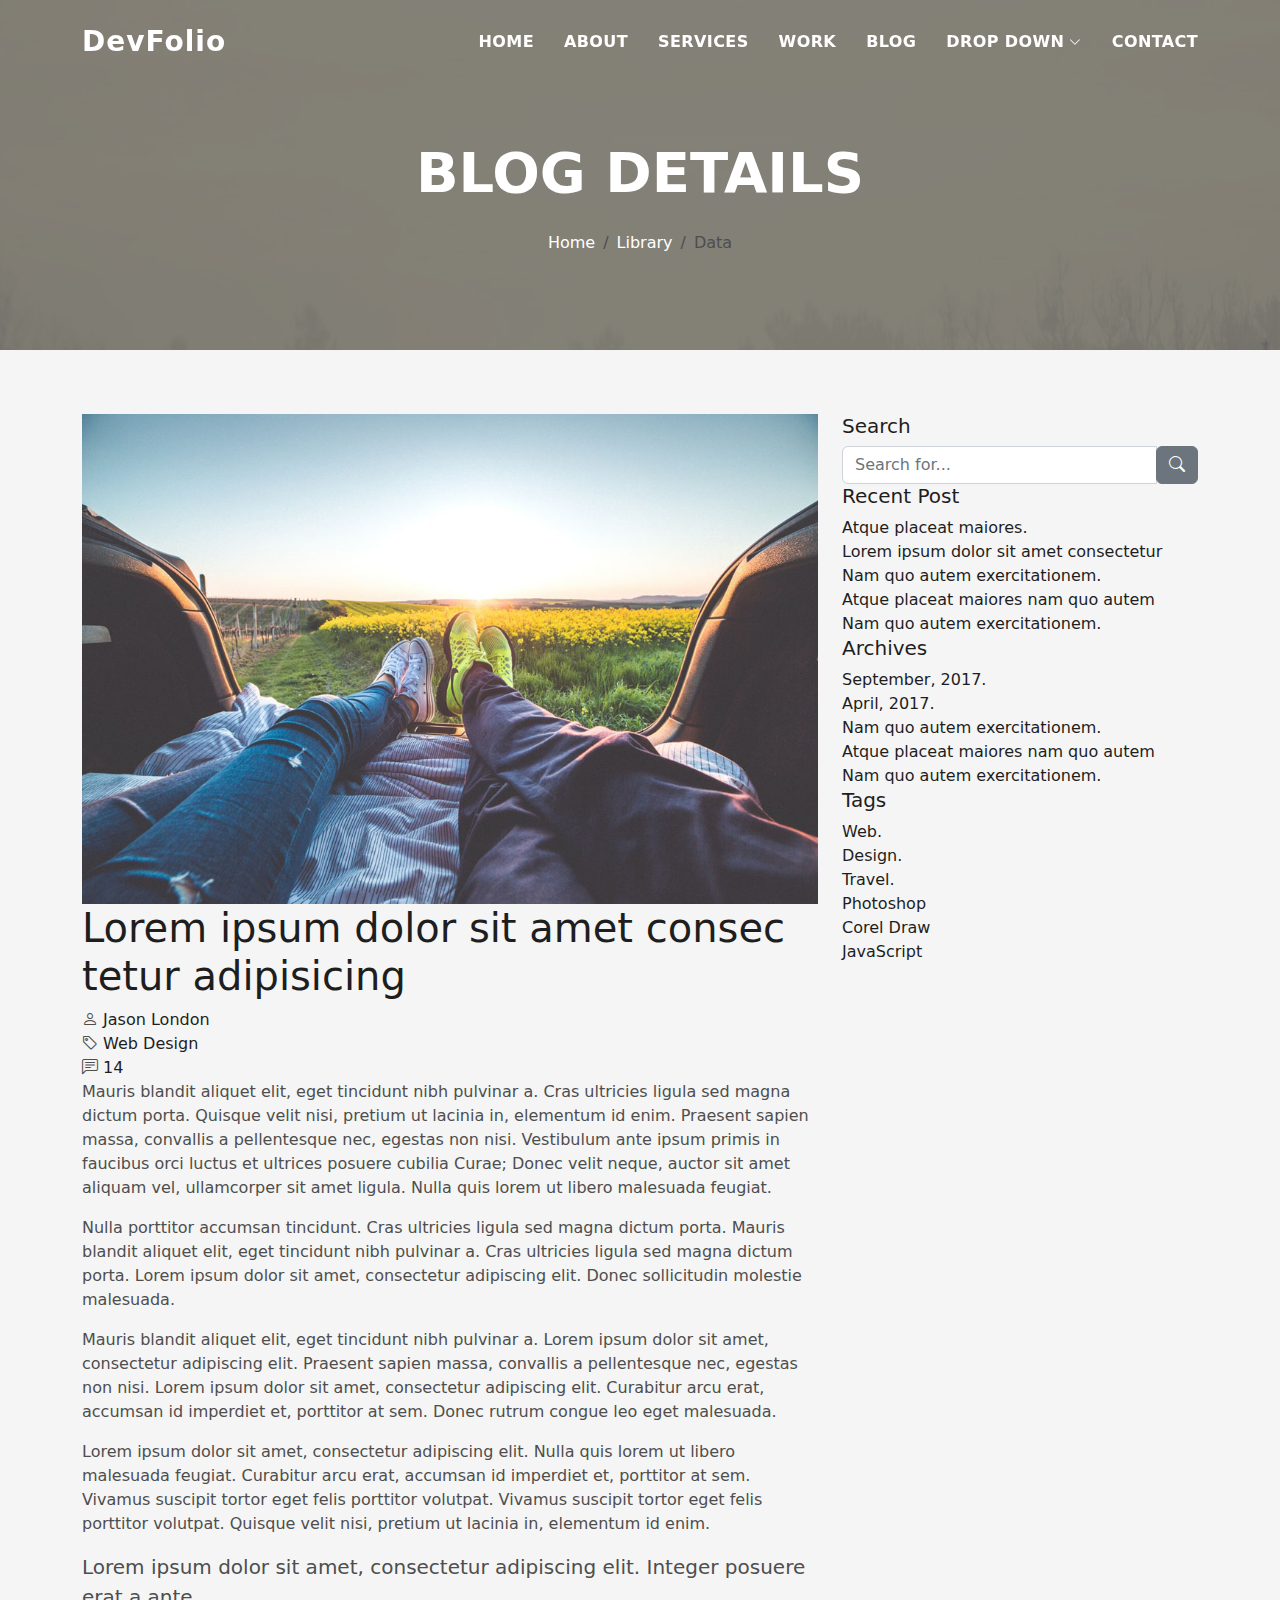
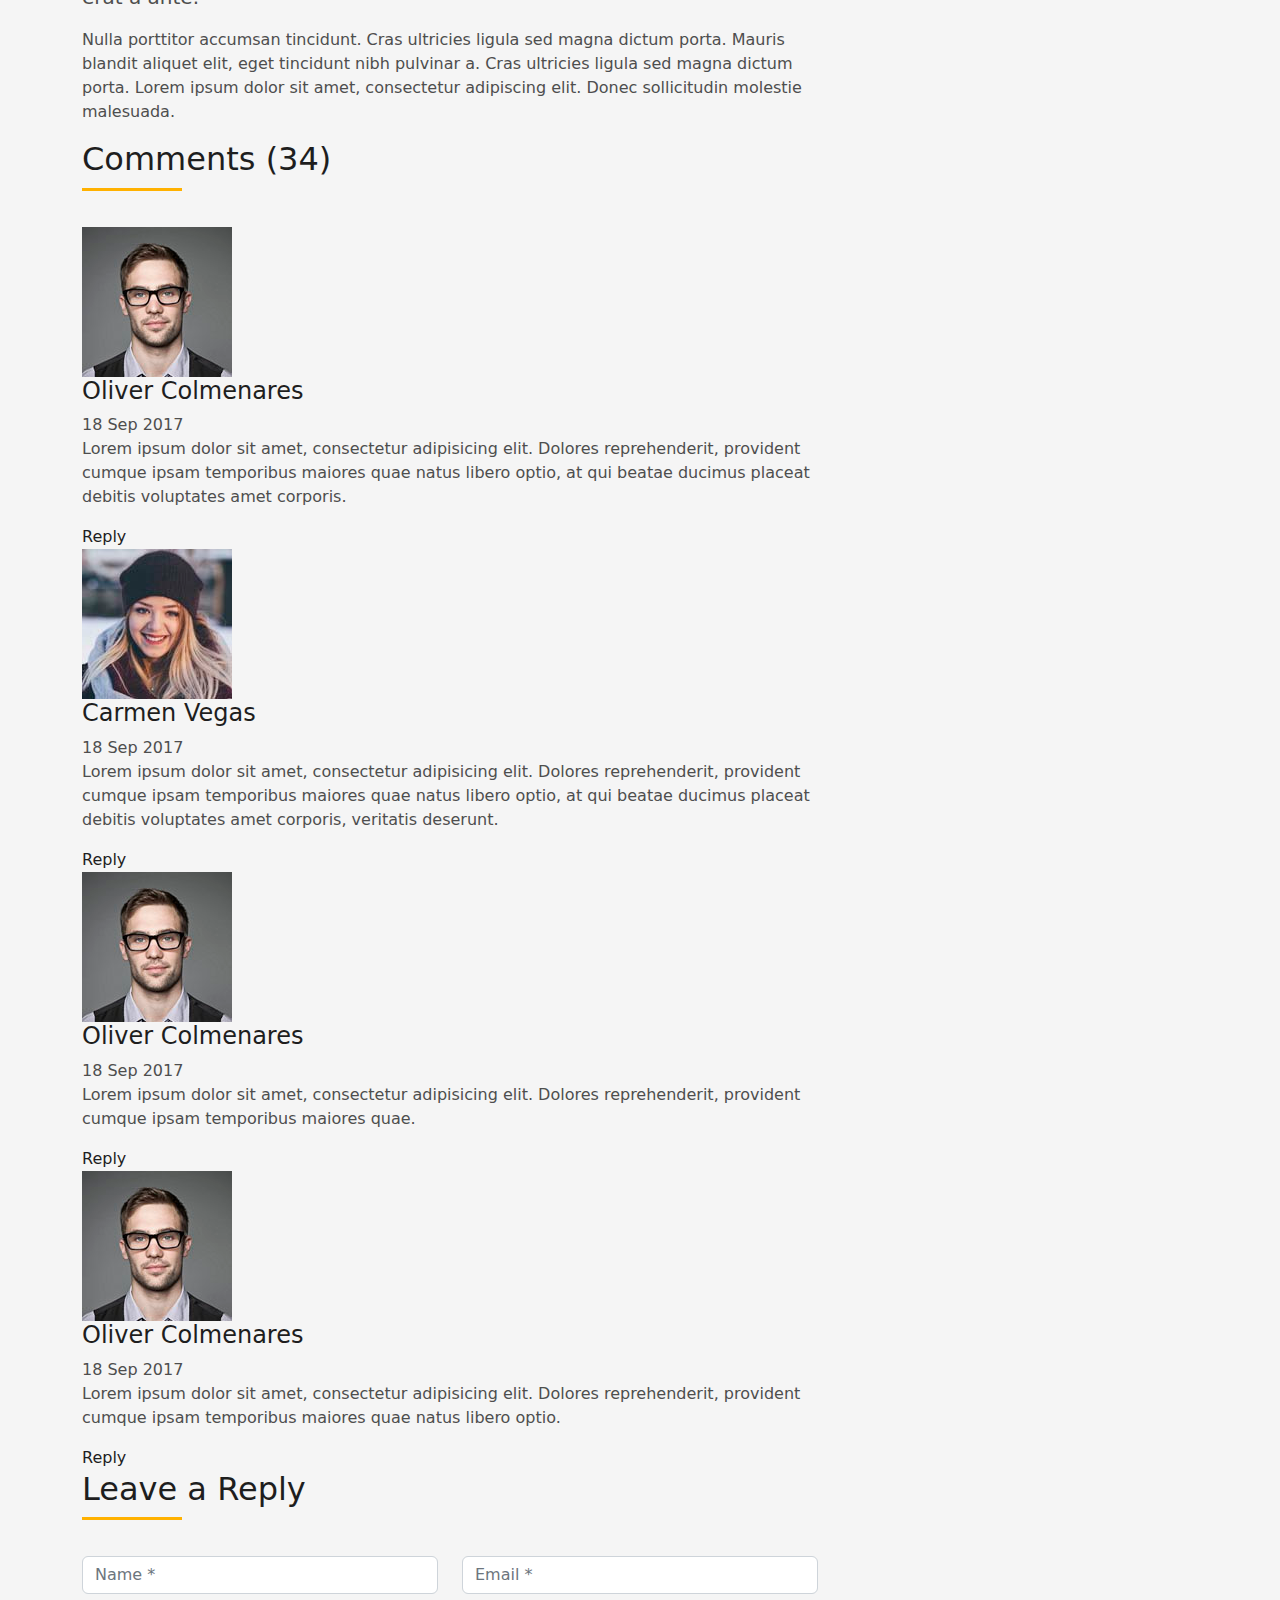
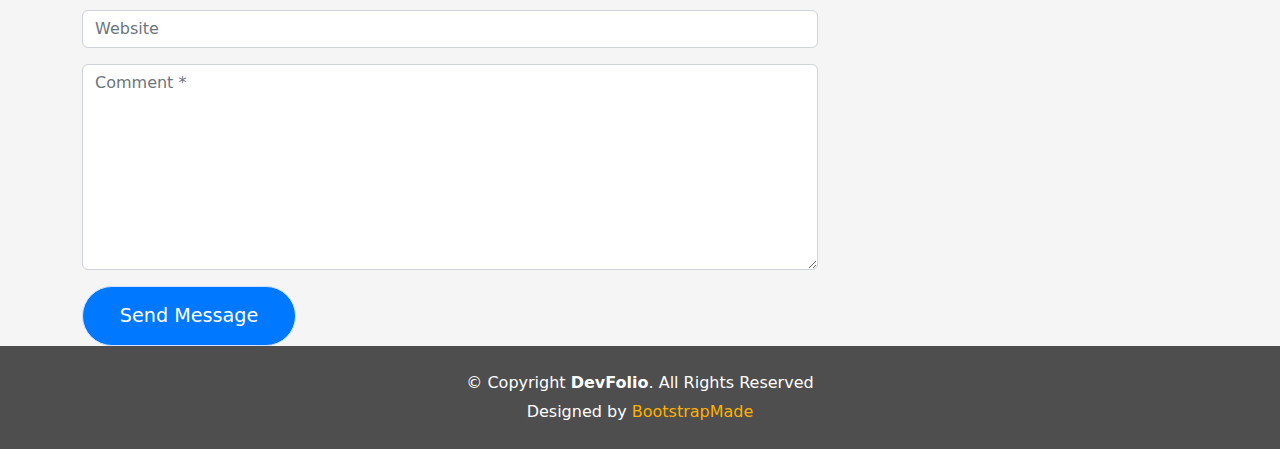
<file: blog-single.html>
<!DOCTYPE html>
<html lang="en">

<head>
  <meta charset="utf-8">
  <meta content="width=device-width, initial-scale=1.0" name="viewport">

  <title>DevFolio Bootstrap Portfolio Template - Blog Single</title>
  <meta content="" name="description">
  <meta content="" name="keywords">

  <!-- Favicons -->
  <link href="assets/img/favicon.png" rel="icon">
  <link href="assets/img/apple-touch-icon.png" rel="apple-touch-icon">

  <!-- Vendor CSS Files -->
  <link href="assets/vendor/bootstrap/css/bootstrap.min.css" rel="stylesheet">
  <link href="assets/vendor/bootstrap-icons/bootstrap-icons.css" rel="stylesheet">
  <link href="assets/vendor/glightbox/css/glightbox.min.css" rel="stylesheet">
  <link href="assets/vendor/swiper/swiper-bundle.min.css" rel="stylesheet">

  <!-- Template Main CSS File -->
  <link href="assets/css/style.css" rel="stylesheet">

  <!-- =======================================================
  * Template Name: DevFolio - v4.10.0
  * Template URL: https://bootstrapmade.com/devfolio-bootstrap-portfolio-html-template/
  * Author: BootstrapMade.com
  * License: https://bootstrapmade.com/license/
  ======================================================== -->
</head>

<body>

  <!-- ======= Header ======= -->
  <header id="header" class="fixed-top">
    <div class="container d-flex align-items-center justify-content-between">

      <h1 class="logo"><a href="index.html">DevFolio</a></h1>
      <!-- Uncomment below if you prefer to use an image logo -->
      <!-- <a href="index.html" class="logo"><img src="assets/img/logo.png" alt="" class="img-fluid"></a>-->

      <nav id="navbar" class="navbar">
        <ul>
          <li><a class="nav-link scrollto " href="#hero">Home</a></li>
          <li><a class="nav-link scrollto" href="#about">About</a></li>
          <li><a class="nav-link scrollto" href="#services">Services</a></li>
          <li><a class="nav-link scrollto " href="#work">Work</a></li>
          <li><a class="nav-link scrollto " href="#blog">Blog</a></li>
          <li class="dropdown"><a href="#"><span>Drop Down</span> <i class="bi bi-chevron-down"></i></a>
            <ul>
              <li><a href="#">Drop Down 1</a></li>
              <li class="dropdown"><a href="#"><span>Deep Drop Down</span> <i class="bi bi-chevron-right"></i></a>
                <ul>
                  <li><a href="#">Deep Drop Down 1</a></li>
                  <li><a href="#">Deep Drop Down 2</a></li>
                  <li><a href="#">Deep Drop Down 3</a></li>
                  <li><a href="#">Deep Drop Down 4</a></li>
                  <li><a href="#">Deep Drop Down 5</a></li>
                </ul>
              </li>
              <li><a href="#">Drop Down 2</a></li>
              <li><a href="#">Drop Down 3</a></li>
              <li><a href="#">Drop Down 4</a></li>
            </ul>
          </li>
          <li><a class="nav-link scrollto" href="#contact">Contact</a></li>
        </ul>
        <i class="bi bi-list mobile-nav-toggle"></i>
      </nav><!-- .navbar -->

    </div>
  </header><!-- End Header -->

  <div class="hero hero-single route bg-image" style="background-image: url(assets/img/overlay-bg.jpg)">
    <div class="overlay-mf"></div>
    <div class="hero-content display-table">
      <div class="table-cell">
        <div class="container">
          <h2 class="hero-title mb-4">Blog Details</h2>
          <ol class="breadcrumb d-flex justify-content-center">
            <li class="breadcrumb-item">
              <a href="#">Home</a>
            </li>
            <li class="breadcrumb-item">
              <a href="#">Library</a>
            </li>
            <li class="breadcrumb-item active">Data</li>
          </ol>
        </div>
      </div>
    </div>
  </div>

  <main id="main">

    <!-- ======= Blog Single Section ======= -->
    <section class="blog-wrapper sect-pt4" id="blog">
      <div class="container">
        <div class="row">
          <div class="col-md-8">
            <div class="post-box">
              <div class="post-thumb">
                <img src="assets/img/post-1.jpg" class="img-fluid" alt="">
              </div>
              <div class="post-meta">
                <h1 class="article-title">Lorem ipsum dolor sit amet consec tetur adipisicing</h1>
                <ul>
                  <li>
                    <span class="bi bi-person"></span>
                    <a href="#">Jason London</a>
                  </li>
                  <li>
                    <span class="bi bi-tag"></span>
                    <a href="#">Web Design</a>
                  </li>
                  <li>
                    <span class="bi bi-chat-left-text"></span>
                    <a href="#">14</a>
                  </li>
                </ul>
              </div>
              <div class="article-content">
                <p>
                  Mauris blandit aliquet elit, eget tincidunt nibh pulvinar a. Cras ultricies ligula sed magna dictum
                  porta. Quisque velit
                  nisi, pretium ut lacinia in, elementum id enim. Praesent sapien massa, convallis a pellentesque
                  nec, egestas non nisi. Vestibulum ante ipsum primis in faucibus orci luctus et ultrices posuere
                  cubilia Curae; Donec velit neque, auctor sit amet aliquam vel, ullamcorper sit amet ligula.
                  Nulla quis lorem ut libero malesuada feugiat.
                </p>
                <p>
                  Nulla porttitor accumsan tincidunt. Cras ultricies ligula sed magna dictum porta. Mauris blandit
                  aliquet elit, eget tincidunt
                  nibh pulvinar a. Cras ultricies ligula sed magna dictum porta. Lorem ipsum dolor sit amet,
                  consectetur adipiscing elit. Donec sollicitudin molestie malesuada.
                </p>
                <p>
                  Mauris blandit aliquet elit, eget tincidunt nibh pulvinar a. Lorem ipsum dolor sit amet, consectetur
                  adipiscing elit. Praesent
                  sapien massa, convallis a pellentesque nec, egestas non nisi. Lorem ipsum dolor sit amet,
                  consectetur adipiscing elit. Curabitur arcu erat, accumsan id imperdiet et, porttitor at
                  sem. Donec rutrum congue leo eget malesuada.
                </p>
                <p>
                  Lorem ipsum dolor sit amet, consectetur adipiscing elit. Nulla quis lorem ut libero malesuada feugiat.
                  Curabitur arcu erat,
                  accumsan id imperdiet et, porttitor at sem. Vivamus suscipit tortor eget felis porttitor
                  volutpat. Vivamus suscipit tortor eget felis porttitor volutpat. Quisque velit nisi, pretium
                  ut lacinia in, elementum id enim.
                </p>
                <blockquote class="blockquote">
                  <p class="mb-0">Lorem ipsum dolor sit amet, consectetur adipiscing elit. Integer posuere erat a ante.</p>
                </blockquote>
                <p>
                  Nulla porttitor accumsan tincidunt. Cras ultricies ligula sed magna dictum porta. Mauris blandit
                  aliquet elit, eget tincidunt
                  nibh pulvinar a. Cras ultricies ligula sed magna dictum porta. Lorem ipsum dolor sit amet,
                  consectetur adipiscing elit. Donec sollicitudin molestie malesuada.
                </p>
              </div>
            </div>
            <div class="box-comments">
              <div class="title-box-2">
                <h4 class="title-comments title-left">Comments (34)</h4>
              </div>
              <ul class="list-comments">
                <li>
                  <div class="comment-avatar">
                    <img src="assets/img/testimonial-2.jpg" alt="">
                  </div>
                  <div class="comment-details">
                    <h4 class="comment-author">Oliver Colmenares</h4>
                    <span>18 Sep 2017</span>
                    <p>
                      Lorem ipsum dolor sit amet, consectetur adipisicing elit. Dolores reprehenderit, provident cumque
                      ipsam temporibus maiores
                      quae natus libero optio, at qui beatae ducimus placeat debitis voluptates amet corporis.
                    </p>
                    <a href="3">Reply</a>
                  </div>
                </li>
                <li>
                  <div class="comment-avatar">
                    <img src="assets/img/testimonial-4.jpg" alt="">
                  </div>
                  <div class="comment-details">
                    <h4 class="comment-author">Carmen Vegas</h4>
                    <span>18 Sep 2017</span>
                    <p>
                      Lorem ipsum dolor sit amet, consectetur adipisicing elit. Dolores reprehenderit, provident cumque
                      ipsam temporibus maiores
                      quae natus libero optio, at qui beatae ducimus placeat debitis voluptates amet corporis,
                      veritatis deserunt.
                    </p>
                    <a href="3">Reply</a>
                  </div>
                </li>
                <li class="comment-children">
                  <div class="comment-avatar">
                    <img src="assets/img/testimonial-2.jpg" alt="">
                  </div>
                  <div class="comment-details">
                    <h4 class="comment-author">Oliver Colmenares</h4>
                    <span>18 Sep 2017</span>
                    <p>
                      Lorem ipsum dolor sit amet, consectetur adipisicing elit. Dolores reprehenderit, provident cumque
                      ipsam temporibus maiores
                      quae.
                    </p>
                    <a href="3">Reply</a>
                  </div>
                </li>
                <li>
                  <div class="comment-avatar">
                    <img src="assets/img/testimonial-2.jpg" alt="">
                  </div>
                  <div class="comment-details">
                    <h4 class="comment-author">Oliver Colmenares</h4>
                    <span>18 Sep 2017</span>
                    <p>
                      Lorem ipsum dolor sit amet, consectetur adipisicing elit. Dolores reprehenderit, provident cumque
                      ipsam temporibus maiores
                      quae natus libero optio.
                    </p>
                    <a href="3">Reply</a>
                  </div>
                </li>
              </ul>
            </div>
            <div class="form-comments">
              <div class="title-box-2">
                <h3 class="title-left">
                  Leave a Reply
                </h3>
              </div>
              <form class="form-mf">
                <div class="row">
                  <div class="col-md-6 mb-3">
                    <div class="form-group">
                      <input type="text" class="form-control input-mf" id="inputName" placeholder="Name *" required>
                    </div>
                  </div>
                  <div class="col-md-6 mb-3">
                    <div class="form-group">
                      <input type="email" class="form-control input-mf" id="inputEmail1" placeholder="Email *" required>
                    </div>
                  </div>
                  <div class="col-md-12 mb-3">
                    <div class="form-group">
                      <input type="url" class="form-control input-mf" id="inputUrl" placeholder="Website">
                    </div>
                  </div>
                  <div class="col-md-12 mb-3">
                    <div class="form-group">
                      <textarea id="textMessage" class="form-control input-mf" placeholder="Comment *" name="message" cols="45" rows="8" required></textarea>
                    </div>
                  </div>
                  <div class="col-md-12">
                    <button type="submit" class="button button-a button-big button-rouded">Send Message</button>
                  </div>
                </div>
              </form>
            </div>
          </div>
          <div class="col-md-4">
            <div class="widget-sidebar sidebar-search">
              <h5 class="sidebar-title">Search</h5>
              <div class="sidebar-content">
                <form>
                  <div class="input-group">
                    <input type="text" class="form-control" placeholder="Search for..." aria-label="Search for...">
                    <span class="input-group-btn">
                      <button class="btn btn-secondary btn-search" type="button">
                        <span class="bi bi-search"></span>
                      </button>
                    </span>
                  </div>
                </form>
              </div>
            </div>
            <div class="widget-sidebar">
              <h5 class="sidebar-title">Recent Post</h5>
              <div class="sidebar-content">
                <ul class="list-sidebar">
                  <li>
                    <a href="#">Atque placeat maiores.</a>
                  </li>
                  <li>
                    <a href="#">Lorem ipsum dolor sit amet consectetur</a>
                  </li>
                  <li>
                    <a href="#">Nam quo autem exercitationem.</a>
                  </li>
                  <li>
                    <a href="#">Atque placeat maiores nam quo autem</a>
                  </li>
                  <li>
                    <a href="#">Nam quo autem exercitationem.</a>
                  </li>
                </ul>
              </div>
            </div>
            <div class="widget-sidebar">
              <h5 class="sidebar-title">Archives</h5>
              <div class="sidebar-content">
                <ul class="list-sidebar">
                  <li>
                    <a href="#">September, 2017.</a>
                  </li>
                  <li>
                    <a href="#">April, 2017.</a>
                  </li>
                  <li>
                    <a href="#">Nam quo autem exercitationem.</a>
                  </li>
                  <li>
                    <a href="#">Atque placeat maiores nam quo autem</a>
                  </li>
                  <li>
                    <a href="#">Nam quo autem exercitationem.</a>
                  </li>
                </ul>
              </div>
            </div>
            <div class="widget-sidebar widget-tags">
              <h5 class="sidebar-title">Tags</h5>
              <div class="sidebar-content">
                <ul>
                  <li>
                    <a href="#">Web.</a>
                  </li>
                  <li>
                    <a href="#">Design.</a>
                  </li>
                  <li>
                    <a href="#">Travel.</a>
                  </li>
                  <li>
                    <a href="#">Photoshop</a>
                  </li>
                  <li>
                    <a href="#">Corel Draw</a>
                  </li>
                  <li>
                    <a href="#">JavaScript</a>
                  </li>
                </ul>
              </div>
            </div>
          </div>
        </div>
      </div>
    </section><!-- End Blog Single Section -->

  </main><!-- End #main -->

  <!-- ======= Footer ======= -->
  <footer>
    <div class="container">
      <div class="row">
        <div class="col-sm-12">
          <div class="copyright-box">
            <p class="copyright">&copy; Copyright <strong>DevFolio</strong>. All Rights Reserved</p>
            <div class="credits">
              <!--
              All the links in the footer should remain intact.
              You can delete the links only if you purchased the pro version.
              Licensing information: https://bootstrapmade.com/license/
              Purchase the pro version with working PHP/AJAX contact form: https://bootstrapmade.com/buy/?theme=DevFolio
            -->
              Designed by <a href="https://bootstrapmade.com/">BootstrapMade</a>
            </div>
          </div>
        </div>
      </div>
    </div>
  </footer><!-- End  Footer -->

  <div id="preloader"></div>
  <a href="#" class="back-to-top d-flex align-items-center justify-content-center"><i class="bi bi-arrow-up-short"></i></a>

  <!-- Vendor JS Files -->
  <script src="assets/vendor/purecounter/purecounter_vanilla.js"></script>
  <script src="assets/vendor/bootstrap/js/bootstrap.bundle.min.js"></script>
  <script src="assets/vendor/glightbox/js/glightbox.min.js"></script>
  <script src="assets/vendor/swiper/swiper-bundle.min.js"></script>
  <script src="assets/vendor/typed.js/typed.min.js"></script>
  <script src="assets/vendor/php-email-form/validate.js"></script>

  <!-- Template Main JS File -->
  <script src="assets/js/main.js"></script>

</body>

</html>
</file>
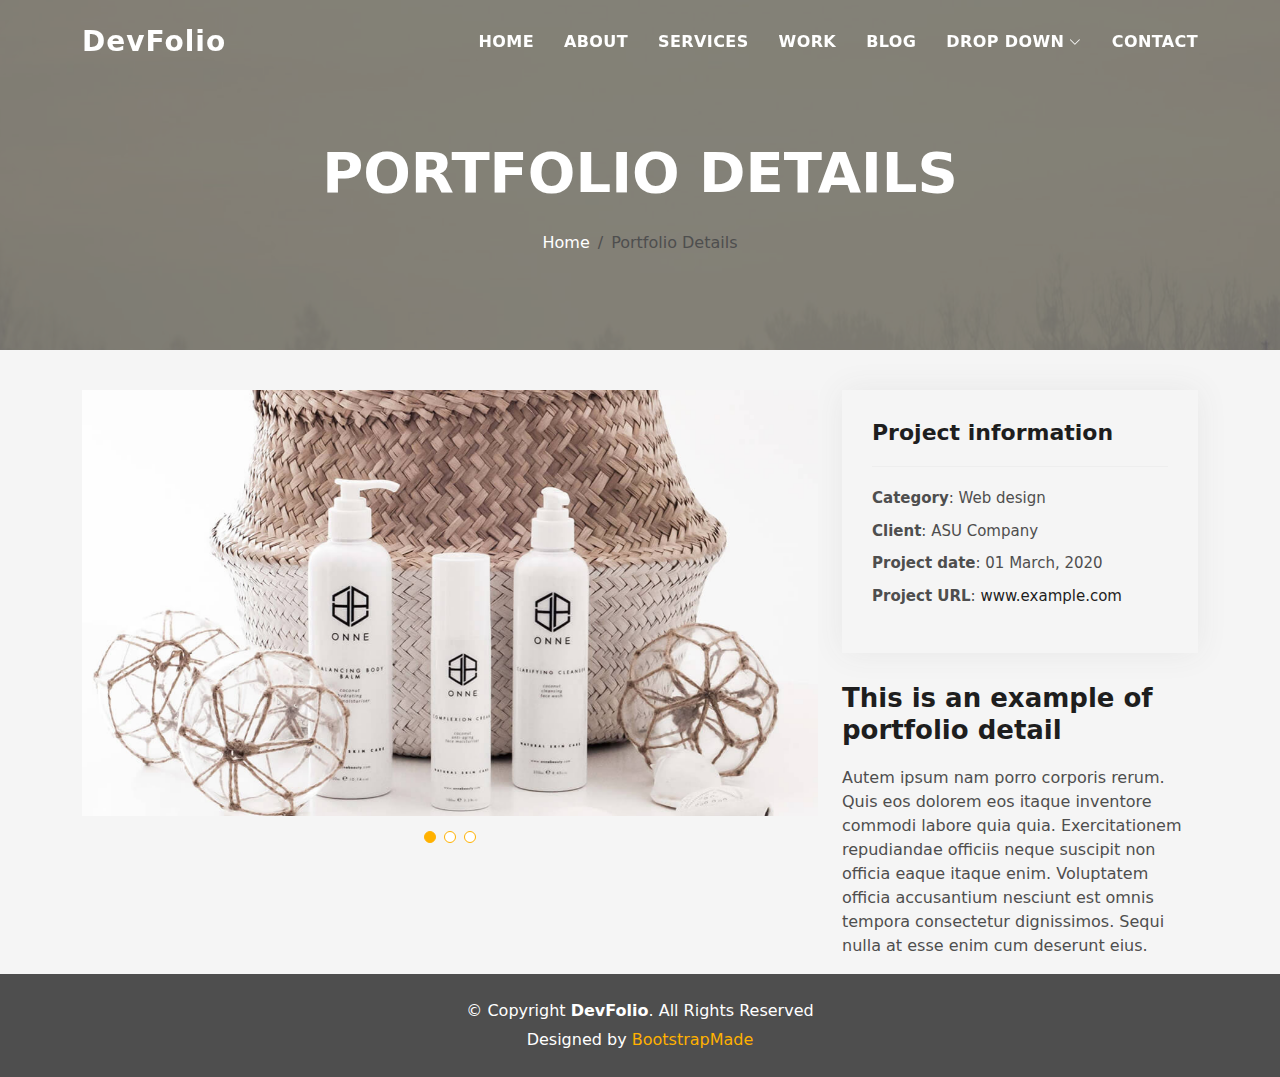
<file: portfolio-details.html>
<!DOCTYPE html>
<html lang="en">

<head>
  <meta charset="utf-8">
  <meta content="width=device-width, initial-scale=1.0" name="viewport">

  <title>DevFolio Bootstrap Portfolio Template - Portfolio Details</title>
  <meta content="" name="description">
  <meta content="" name="keywords">

  <!-- Favicons -->
  <link href="assets/img/favicon.png" rel="icon">
  <link href="assets/img/apple-touch-icon.png" rel="apple-touch-icon">

  <!-- Vendor CSS Files -->
  <link href="assets/vendor/bootstrap/css/bootstrap.min.css" rel="stylesheet">
  <link href="assets/vendor/bootstrap-icons/bootstrap-icons.css" rel="stylesheet">
  <link href="assets/vendor/glightbox/css/glightbox.min.css" rel="stylesheet">
  <link href="assets/vendor/swiper/swiper-bundle.min.css" rel="stylesheet">

  <!-- Template Main CSS File -->
  <link href="assets/css/style.css" rel="stylesheet">

  <!-- =======================================================
  * Template Name: DevFolio - v4.10.0
  * Template URL: https://bootstrapmade.com/devfolio-bootstrap-portfolio-html-template/
  * Author: BootstrapMade.com
  * License: https://bootstrapmade.com/license/
  ======================================================== -->
</head>

<body>

  <!-- ======= Header ======= -->
  <header id="header" class="fixed-top">
    <div class="container d-flex align-items-center justify-content-between">

      <h1 class="logo"><a href="index.html">DevFolio</a></h1>
      <!-- Uncomment below if you prefer to use an image logo -->
      <!-- <a href="index.html" class="logo"><img src="assets/img/logo.png" alt="" class="img-fluid"></a>-->

      <nav id="navbar" class="navbar">
        <ul>
          <li><a class="nav-link scrollto " href="#hero">Home</a></li>
          <li><a class="nav-link scrollto" href="#about">About</a></li>
          <li><a class="nav-link scrollto" href="#services">Services</a></li>
          <li><a class="nav-link scrollto " href="#work">Work</a></li>
          <li><a class="nav-link scrollto " href="#blog">Blog</a></li>
          <li class="dropdown"><a href="#"><span>Drop Down</span> <i class="bi bi-chevron-down"></i></a>
            <ul>
              <li><a href="#">Drop Down 1</a></li>
              <li class="dropdown"><a href="#"><span>Deep Drop Down</span> <i class="bi bi-chevron-right"></i></a>
                <ul>
                  <li><a href="#">Deep Drop Down 1</a></li>
                  <li><a href="#">Deep Drop Down 2</a></li>
                  <li><a href="#">Deep Drop Down 3</a></li>
                  <li><a href="#">Deep Drop Down 4</a></li>
                  <li><a href="#">Deep Drop Down 5</a></li>
                </ul>
              </li>
              <li><a href="#">Drop Down 2</a></li>
              <li><a href="#">Drop Down 3</a></li>
              <li><a href="#">Drop Down 4</a></li>
            </ul>
          </li>
          <li><a class="nav-link scrollto" href="#contact">Contact</a></li>
        </ul>
        <i class="bi bi-list mobile-nav-toggle"></i>
      </nav><!-- .navbar -->

    </div>
  </header><!-- End Header -->

  <div class="hero hero-single route bg-image" style="background-image: url(assets/img/overlay-bg.jpg)">
    <div class="overlay-mf"></div>
    <div class="hero-content display-table">
      <div class="table-cell">
        <div class="container">
          <h2 class="hero-title mb-4">Portfolio Details</h2>
          <ol class="breadcrumb d-flex justify-content-center">
            <li class="breadcrumb-item">
              <a href="#">Home</a>
            </li>
            <li class="breadcrumb-item active">Portfolio Details</li>
          </ol>
        </div>
      </div>
    </div>
  </div>

  <main id="main">

    <!-- ======= Portfolio Details Section ======= -->
    <section id="portfolio-details" class="portfolio-details">
      <div class="container">

        <div class="row gy-4">

          <div class="col-lg-8">
            <div class="portfolio-details-slider swiper">
              <div class="swiper-wrapper align-items-center">

                <div class="swiper-slide">
                  <img src="assets/img/portfolio-details-1.jpg" alt="">
                </div>

                <div class="swiper-slide">
                  <img src="assets/img/portfolio-details-2.jpg" alt="">
                </div>

                <div class="swiper-slide">
                  <img src="assets/img/portfolio-details-3.jpg" alt="">
                </div>

              </div>
              <div class="swiper-pagination"></div>
            </div>
          </div>

          <div class="col-lg-4">
            <div class="portfolio-info">
              <h3>Project information</h3>
              <ul>
                <li><strong>Category</strong>: Web design</li>
                <li><strong>Client</strong>: ASU Company</li>
                <li><strong>Project date</strong>: 01 March, 2020</li>
                <li><strong>Project URL</strong>: <a href="#">www.example.com</a></li>
              </ul>
            </div>
            <div class="portfolio-description">
              <h2>This is an example of portfolio detail</h2>
              <p>
                Autem ipsum nam porro corporis rerum. Quis eos dolorem eos itaque inventore commodi labore quia quia. Exercitationem repudiandae officiis neque suscipit non officia eaque itaque enim. Voluptatem officia accusantium nesciunt est omnis tempora consectetur dignissimos. Sequi nulla at esse enim cum deserunt eius.
              </p>
            </div>
          </div>

        </div>

      </div>
    </section><!-- End Portfolio Details Section -->

  </main><!-- End #main -->

  <!-- ======= Footer ======= -->
  <footer>
    <div class="container">
      <div class="row">
        <div class="col-sm-12">
          <div class="copyright-box">
            <p class="copyright">&copy; Copyright <strong>DevFolio</strong>. All Rights Reserved</p>
            <div class="credits">
              <!--
              All the links in the footer should remain intact.
              You can delete the links only if you purchased the pro version.
              Licensing information: https://bootstrapmade.com/license/
              Purchase the pro version with working PHP/AJAX contact form: https://bootstrapmade.com/buy/?theme=DevFolio
            -->
              Designed by <a href="https://bootstrapmade.com/">BootstrapMade</a>
            </div>
          </div>
        </div>
      </div>
    </div>
  </footer><!-- End  Footer -->

  <div id="preloader"></div>
  <a href="#" class="back-to-top d-flex align-items-center justify-content-center"><i class="bi bi-arrow-up-short"></i></a>

  <!-- Vendor JS Files -->
  <script src="assets/vendor/purecounter/purecounter_vanilla.js"></script>
  <script src="assets/vendor/bootstrap/js/bootstrap.bundle.min.js"></script>
  <script src="assets/vendor/glightbox/js/glightbox.min.js"></script>
  <script src="assets/vendor/swiper/swiper-bundle.min.js"></script>
  <script src="assets/vendor/typed.js/typed.min.js"></script>
  <script src="assets/vendor/php-email-form/validate.js"></script>

  <!-- Template Main JS File -->
  <script src="assets/js/main.js"></script>

</body>

</html>
</file>
<file: assets/css/style.css>
/**
* Template Name: DevFolio - v4.10.0
* Template URL: https://bootstrapmade.com/devfolio-bootstrap-portfolio-html-template/
* Author: BootstrapMade.com
* License: https://bootstrapmade.com/license/
*/

/*--------------------------------------------------------------
# General
--------------------------------------------------------------*/
body {
  background-color: #f5f5f5;
  color: #4e4e4e;
}

h1,
h2,
h3,
h4,
h5,
h6 {
  color: #1e1e1e;
}

a {
  color: #1e1e1e;
  text-decoration: none;
  transition: all 0.5s ease-in-out;
}

a:hover {
  color: #0078ff;
  text-decoration: none;
  transition: all 0.5s ease-in-out;
}

.p-r {
  position: relative;
}

.color-a {
  text-decoration: none;
  color: #0078ff;
}

.color-d {
  color: #f5f5f5;
}

.color-text-a {
  text-decoration: none;
  color: #4e4e4e;
}

.box-shadow,
.card-blog,
.work-box,
.service-box,
.paralax-mf {
  box-shadow: 0 13px 8px -10px rgba(0, 0, 0, 0.1);
}

.box-shadow-a,
.button:hover {
  text-decoration: none;
  box-shadow: 0 0 0 4px #cde1f8;
}

.display-5 {
  font-size: 2.5rem;
  font-weight: 300;
  line-height: 1.1;
}

.display-6 {
  font-size: 2rem;
  font-weight: 300;
  line-height: 1.1;
}

.avatar {
  width: 32px;
  height: 32px;
  margin-right: 4px;
  overflow: hidden;
}

.bg-image {
  background-repeat: no-repeat;
  background-attachment: fixed;
  background-size: cover;
  background-position: center center;
}

@media (max-width: 1024px) {
  .bg-image {
    background-attachment: scroll;
  }
}

.overlay-mf {
  background-color: #4e4e4e;
}

.overlay-mf {
  position: absolute;
  top: 0;
  left: 0px;
  padding: 0;
  height: 100%;
  width: 100%;
  opacity: 0.7;
}

.paralax-mf {
  position: relative;
  padding: 8rem 0;
}

.display-table {
  width: 100%;
  height: 100%;
  display: table;
}

.table-cell {
  display: table-cell;
  vertical-align: middle;
}

/*--/ Sections /--*/
.sect-4 {
  padding: 4rem 0;
}

.sect-pt4 {
  padding-top: 4rem;
}

.sect-mt4 {
  margin-top: 4rem;
}

/*--/ Title s /--*/
.title-s {
  font-weight: 600;
  color: #1e1e1e;
  font-size: 1.1rem;
}

/*--/ Title A /--*/
.title-box {
  margin-bottom: 4rem;
}

.title-a {
  text-decoration: none;
  font-size: 3rem;
  font-weight: bold;
  text-transform: uppercase;
}

.subtitle-a {
  text-decoration: none;
  color: #4e4e4e;
}

.line-mf {
  width: 40px;
  height: 5px;
  background-color: #ffb100;
  margin: 0 auto;
}

/*--/ Title Left /--*/
.title-box-2 {
  margin-bottom: 3rem;
}

.title-left {
  font-size: 2rem;
  position: relative;
}

.title-left:before {
  content: "";
  position: absolute;
  height: 3px;
  background-color: #ffb100;
  width: 100px;
  bottom: -12px;
}

/*------/ Box /------*/
.box-pl2 {
  padding-left: 2rem;
}

.box-shadow-full {
  padding: 3rem 1.25rem;
  position: relative;
  background-color: #fff;
  margin-bottom: 3rem;
  z-index: 2;
  box-shadow: 0 1px 1px 0 rgba(0, 0, 0, 0.06), 0 2px 5px 0 rgba(0, 0, 0, 0.2);
}

@media (min-width: 768px) {
  .box-shadow-full {
    padding: 3rem;
  }
}

/*------/ Socials /------*/
.socials {
  padding: 1.5rem 0;
}

.socials ul li {
  display: inline-block;
}

.socials .ico-circle {
  height: 40px;
  width: 40px;
  font-size: 1.2rem;
  border-radius: 50%;
  line-height: 1.6;
  margin: 0 15px 0 0;
  box-shadow: 0 0 0 3px #0078ff;
  transition: all 500ms ease;
}

.socials .ico-circle:hover {
  background-color: #0078ff;
  color: #fff;
  box-shadow: 0 0 0 3px #cde1f8;
  transition: all 500ms ease;
}

/*------/ Ul resect /------*/
.ul-resect,
.widget-tags ul,
.widget-sidebar .list-sidebar,
.box-comments .list-comments,
.blog-wrapper .post-meta ul,
.list-ico,
.socials ul {
  list-style: none;
  padding-left: 0;
  margin-bottom: 0;
}

.list-ico {
  line-height: 2;
}

.list-ico span {
  color: #0078ff;
  margin-right: 10px;
}

/*------/ Ico Circle /------*/
.ico-circle {
  height: 100px;
  width: 100px;
  font-size: 2rem;
  border-radius: 50%;
  line-height: 1.55;
  margin: 0 auto;
  text-align: center;
  box-shadow: 0 0 0 10px #ffb100;
  display: block;
}

/*------/ Owl Carousel /------*/
.owl-theme .owl-dots {
  text-align: center;
  margin-top: 18px;
}

.owl-theme .owl-dots .owl-dot {
  display: inline-block;
}

.owl-theme .owl-dots .owl-dot span {
  width: 18px;
  height: 7px;
  margin: 5px 5px;
  background: #cde1f8;
  border: 0px solid #cde1f8;
  display: block;
  transition: all 0.6s ease-in-out;
  cursor: pointer;
}

.owl-theme .owl-dots .owl-dot:hover span {
  background-color: #4e4e4e;
}

.owl-theme .owl-dots .owl-dot.active span {
  background-color: #1B1B1B;
  width: 25px;
}

/*--/ Scrolltop s /--*/
.scrolltop-mf {
  position: relative;
  display: none;
}

.scrolltop-mf span {
  z-index: 999;
  position: fixed;
  width: 42px;
  height: 42px;
  background-color: #0078ff;
  opacity: 0.7;
  font-size: 1.6rem;
  line-height: 1.5;
  text-align: center;
  color: #fff;
  top: auto;
  left: auto;
  right: 30px;
  bottom: 50px;
  cursor: pointer;
  border-radius: 50%;
}

/*--------------------------------------------------------------
# Back to top button
--------------------------------------------------------------*/
.back-to-top {
  position: fixed;
  visibility: hidden;
  opacity: 0;
  right: 15px;
  bottom: 15px;
  z-index: 996;
  background: #4e4e4e;
  width: 40px;
  height: 40px;
  border-radius: 50px;
  transition: all 0.4s;
}

.back-to-top i {
  font-size: 28px;
  color: #fff;
  line-height: 0;
}

.back-to-top:hover {
  background: #298eff;
  color: #fff;
}

.back-to-top.active {
  visibility: visible;
  opacity: 1;
}

/*------/ Prelaoder /------*/
#preloader {
  position: fixed;
  top: 0;
  left: 0;
  right: 0;
  bottom: 0;
  z-index: 9999;
  overflow: hidden;
  background: #fff;
}

#preloader:before {
  content: "";
  position: fixed;
  top: calc(50% - 30px);
  left: calc(50% - 30px);
  border: 6px solid #f2f2f2;
  border-top: 6px solid #0078ff;
  border-radius: 50%;
  width: 60px;
  height: 60px;
  -webkit-animation: animate-preloader 1s linear infinite;
  animation: animate-preloader 1s linear infinite;
}

@-webkit-keyframes animate-preloader {
  0% {
    transform: rotate(0deg);
  }

  100% {
    transform: rotate(360deg);
  }
}

@keyframes animate-preloader {
  0% {
    transform: rotate(0deg);
  }

  100% {
    transform: rotate(360deg);
  }
}

/*------/ Button /------*/
.button {
  display: inline-block;
  padding: 0.3rem 0.6rem;
  text-align: center;
  vertical-align: middle;
  -webkit-user-select: none;
  -moz-user-select: none;
  user-select: none;
  font-size: 1rem;
  border-radius: 0.3rem;
  border: 1px solid transparent;
  transition: all 500ms ease;
  cursor: pointer;
}

.button:focus {
  outline: 0;
}

.button:hover {
  background-color: #0062d3;
  color: #fff;
  transition: all 500ms ease;
}

.button-a {
  text-decoration: none;
  background-color: #0078ff;
  color: #fff;
  border-color: #cde1f8;
}

.button-big {
  padding: 0.9rem 2.3rem;
  font-size: 1.2rem;
}

.button-rouded {
  border-radius: 5rem;
}

.btn-lg {
  padding: 0.5rem 1rem;
  font-size: 1.25rem;
  line-height: 1.5;
  border-radius: 0.3rem;
}

/*--------------------------------------------------------------
# Header
--------------------------------------------------------------*/
#header {
  transition: all 0.5s;
  z-index: 997;
  padding: 20px 0;
}

#header .logo {
  font-size: 28px;
  margin: 0;
  padding: 0;
  font-weight: 600;
  letter-spacing: 1px;
}

#header .logo a {
  color: #fff;
}

#header .logo img {
  max-height: 40px;
}

#header.header-scrolled {
  background: rgba(0, 0, 0, 0.9);
  padding: 12px 0;
}

/*--------------------------------------------------------------
# Navigation Menu
--------------------------------------------------------------*/
/**
* Desktop Navigation 
*/
.navbar {
  padding: 0;
}

.navbar ul {
  margin: 0;
  padding: 0;
  display: flex;
  list-style: none;
  align-items: center;
}

.navbar li {
  position: relative;
}

.navbar>ul>li {
  white-space: nowrap;
  padding: 10px 0 10px 30px;
}

.navbar a,
.navbar a:focus {
  display: flex;
  align-items: center;
  justify-content: space-between;
  color: #fff;
  font-size: 16px;
  font-weight: 600;
  padding: 0;
  white-space: nowrap;
  transition: 0.3s;
  letter-spacing: 0.4px;
  position: relative;
  text-transform: uppercase;
}

.navbar a i,
.navbar a:focus i {
  font-size: 12px;
  line-height: 0;
  margin-left: 5px;
}

.navbar>ul>li>a:before {
  content: "";
  position: absolute;
  width: 100%;
  height: 2px;
  bottom: -6px;
  left: 0;
  width: 0;
  background-color: #fff;
  visibility: hidden;
  transition: all 0.3s ease-in-out 0s;
}

.navbar a:hover:before,
.navbar li:hover>a:before,
.navbar .active:before {
  visibility: visible;
  width: 80%;
}

.navbar a:hover,
.navbar .active,
.navbar .active:focus,
.navbar li:hover>a {
  color: #fff;
}

.navbar .dropdown ul {
  display: block;
  position: absolute;
  left: 30px;
  top: calc(100% + 30px);
  margin: 0;
  padding: 10px 0;
  z-index: 99;
  opacity: 0;
  visibility: hidden;
  background: #fff;
  box-shadow: 0px 0px 30px rgba(127, 137, 161, 0.25);
  transition: 0.3s;
}

.navbar .dropdown ul li {
  min-width: 200px;
}

.navbar .dropdown ul a {
  padding: 10px 20px;
  font-size: 14px;
  text-transform: none;
  color: #4e4e4e;
}

.navbar .dropdown ul a i {
  font-size: 12px;
}

.navbar .dropdown ul a:hover,
.navbar .dropdown ul .active:hover,
.navbar .dropdown ul li:hover>a {
  color: #0078ff;
}

.navbar .dropdown:hover>ul {
  opacity: 1;
  top: 100%;
  visibility: visible;
}

.navbar .dropdown .dropdown ul {
  top: 0;
  left: calc(100% - 30px);
  visibility: hidden;
}

.navbar .dropdown .dropdown:hover>ul {
  opacity: 1;
  top: 0;
  left: 100%;
  visibility: visible;
}

@media (max-width: 1366px) {
  .navbar .dropdown .dropdown ul {
    left: -90%;
  }

  .navbar .dropdown .dropdown:hover>ul {
    left: -100%;
  }
}

/**
* Mobile Navigation 
*/
.mobile-nav-toggle {
  color: #fff;
  font-size: 28px;
  cursor: pointer;
  display: none;
  line-height: 0;
  transition: 0.5s;
}

@media (max-width: 991px) {
  .mobile-nav-toggle {
    display: block;
  }

  .navbar ul {
    display: none;
  }
}

.navbar-mobile {
  position: fixed;
  overflow: hidden;
  top: 0;
  right: 0;
  left: 0;
  bottom: 0;
  background: rgba(78, 78, 78, 0.9);
  transition: 0.3s;
  z-index: 999;
}

.navbar-mobile .mobile-nav-toggle {
  position: absolute;
  top: 15px;
  right: 15px;
}

.navbar-mobile ul {
  display: block;
  position: absolute;
  top: 55px;
  right: 15px;
  bottom: 15px;
  left: 15px;
  padding: 10px 0;
  background-color: #fff;
  overflow-y: auto;
  transition: 0.3s;
}

.navbar-mobile>ul>li {
  padding: 0;
}

.navbar-mobile a:hover:before,
.navbar-mobile li:hover>a:before,
.navbar-mobile .active:before {
  visibility: hidden;
}

.navbar-mobile a,
.navbar-mobile a:focus {
  padding: 10px 20px;
  font-size: 15px;
  color: #4e4e4e;
}

.navbar-mobile a:hover,
.navbar-mobile .active,
.navbar-mobile li:hover>a {
  color: #0078ff;
}

.navbar-mobile .getstarted,
.navbar-mobile .getstarted:focus {
  margin: 15px;
}

.navbar-mobile .dropdown ul {
  position: static;
  display: none;
  margin: 10px 20px;
  padding: 10px 0;
  z-index: 99;
  opacity: 1;
  visibility: visible;
  background: #fff;
  box-shadow: 0px 0px 30px rgba(127, 137, 161, 0.25);
}

.navbar-mobile .dropdown ul li {
  min-width: 200px;
}

.navbar-mobile .dropdown ul a {
  padding: 10px 20px;
}

.navbar-mobile .dropdown ul a i {
  font-size: 12px;
}

.navbar-mobile .dropdown ul a:hover,
.navbar-mobile .dropdown ul .active:hover,
.navbar-mobile .dropdown ul li:hover>a {
  color: #ffb100;
}

.navbar-mobile .dropdown>.dropdown-active {
  display: block;
}

/*--------------------------------------------------------------
# Hero Section
--------------------------------------------------------------*/
.hero {
  height: 100vh;
  position: relative;
  color: #fff;
}

.hero .hero-content {
  text-align: center;
  position: absolute;
}

.hero .overlay-itro {
  background-color: rgba(0, 0, 0, 0.6);
  position: absolute;
  top: 0;
  left: 0px;
  padding: 0;
  height: 100%;
  width: 100%;
  opacity: 0.9;
}

.hero .hero-title {
  color: #fff;
  font-weight: 600;
  font-size: 3rem;
}

@media (min-width: 768px) {
  .hero .hero-title {
    font-size: 4.5rem;
  }
}

.hero .hero-subtitle {
  font-size: 1.5rem;
  font-weight: 600;
}

@media (min-width: 768px) {
  .hero .hero-subtitle {
    font-size: 2.5rem;
  }
}

.hero .text-slider-items {
  display: none;
}

.hero-single {
  height: 350px;
}

.hero-single .hero-content {
  margin-top: 30px;
}

.hero-single .hero-title {
  text-transform: uppercase;
  font-size: 3rem;
}

@media (min-width: 768px) {
  .hero-single .hero-title {
    font-size: 3.5rem;
  }
}

.hero-single .breadcrumb {
  background-color: transparent;
  color: #0078ff;
}

.hero-single .breadcrumb .breadcrumb-item:before {
  color: #4e4e4e;
}

.hero-single .breadcrumb .breadcrumb-item.active {
  color: #4e4e4e;
}

.hero-single .breadcrumb a {
  color: #fff;
}

/*--------------------------------------------------------------
# About
--------------------------------------------------------------*/
.about-mf .box-shadow-full {
  padding-top: 4rem;
  padding-bottom: 4rem;
}

.about-mf .about-img {
  margin-bottom: 2rem;
}

.about-mf .about-img img {
  margin-left: 10px;
}

@media (min-width: 767px) {
  .about-mf .box-pl2 {
    margin-top: 3rem;
    padding-left: 0rem;
  }
}

.skill-mf span {
  color: #4e4e4e;
}

.skill-mf .progress {
  background-color: #4e4e4e;
  margin: 0.5rem 0 1.2rem 0;
  border-radius: 0;
  height: 0.7rem;
}

.skill-mf .progress .progress-bar {
  height: 0.7rem;
  background-color: #ffb100;
}

/*--------------------------------------------------------------
# Services
--------------------------------------------------------------*/
.service-box {
  background-color: #fff;
  padding: 2.5rem 1.3rem;
  border-radius: 1rem;
  margin-bottom: 3rem;
  text-align: center;
}

.service-box:hover .ico-circle {
  transition: all 500ms ease;
  color: #fff;
  background-color: #ffb100;
  box-shadow: 0 0 0 10px #4e4e4e;
}

.service-box .service-ico {
  margin-bottom: 1rem;
  color: #1e1e1e;
}

.service-box .ico-circle {
  transition: all 500ms ease;
  display: inline-flex;
  align-items: center;
  justify-content: center;
}

.service-box .ico-circle i {
  line-height: 0;
  font-size: 40px;
}

.service-box .s-title {
  font-size: 1.4rem;
  text-transform: uppercase;
  text-align: center;
  padding: 0.4rem 0;
}

.service-box .s-description {
  color: #4e4e4e;
}

/*--------------------------------------------------------------
# Counter
--------------------------------------------------------------*/
.counter-box {
  color: #fff;
  text-align: center;
}

@media (min-width: 577px) {
  .counter-box {
    margin-bottom: 1.8rem;
  }
}

.counter-ico {
  margin-bottom: 1rem;
}

.counter-ico .ico-circle {
  height: 60px;
  width: 60px;
  line-height: 1.5;
  box-shadow: 0 0 0 10px #ffb100;
}

.counter-num .counter {
  font-size: 2rem;
  margin-bottom: 0;
}

/*--------------------------------------------------------------
# Portfolio
--------------------------------------------------------------*/
.work-box {
  margin-bottom: 3rem;
  -webkit-backface-visibility: hidden;
  backface-visibility: hidden;
  background-color: #fff;
}

.work-box:hover img {
  transform: scale(1.3);
}

.work-img {
  display: block;
  overflow: hidden;
}

.work-img img {
  transition: all 1s;
}

.work-content {
  padding: 2rem 3% 1rem 4%;
}

.work-content .w-more {
  color: #4e4e4e;
  font-size: 0.8rem;
}

.work-content .w-more .w-ctegory {
  color: #ffb100;
}

.work-content .w-like {
  font-size: 2.5rem;
  color: #ffb100;
  float: right;
}

.work-content .w-like a {
  color: #ffb100;
}

.work-content .w-like .num-like {
  font-size: 0.7rem;
}

.w-title {
  font-size: 1.2rem;
}

/*--------------------------------------------------------------
# Portfolio Details
--------------------------------------------------------------*/
.portfolio-details {
  padding-top: 40px;
}

.portfolio-details .portfolio-details-slider img {
  width: 100%;
}

.portfolio-details .portfolio-details-slider .swiper-pagination {
  margin-top: 20px;
  position: relative;
}

.portfolio-details .portfolio-details-slider .swiper-pagination .swiper-pagination-bullet {
  width: 12px;
  height: 12px;
  background-color: #fff;
  opacity: 1;
  border: 1px solid #ffb100;
}

.portfolio-details .portfolio-details-slider .swiper-pagination .swiper-pagination-bullet-active {
  background-color: #ffb100;
}

.portfolio-details .portfolio-info {
  padding: 30px;
  box-shadow: 0px 0 30px rgba(78, 78, 78, 0.08);
}

.portfolio-details .portfolio-info h3 {
  font-size: 22px;
  font-weight: 700;
  margin-bottom: 20px;
  padding-bottom: 20px;
  border-bottom: 1px solid #eee;
}

.portfolio-details .portfolio-info ul {
  list-style: none;
  padding: 0;
  font-size: 15px;
}

.portfolio-details .portfolio-info ul li+li {
  margin-top: 10px;
}

.portfolio-details .portfolio-description {
  padding-top: 30px;
}

.portfolio-details .portfolio-description h2 {
  font-size: 26px;
  font-weight: 700;
  margin-bottom: 20px;
}

.portfolio-details .portfolio-description p {
  padding: 0;
}
/*--------------------------------------------------------------
# Footer
--------------------------------------------------------------*/
footer {
  text-align: center;
  color: #fff;
  padding: 25px 0;
  background: #4e4e4e;
}

footer .copyright {
  margin-bottom: 0.3rem;
}

footer .credits {
  margin-bottom: 0;
}

footer .credits a {
  color: #ffb100;
}
</file>
<file: DevFolio/DevFolio/assets/css/style.css>
/**
* Template Name: DevFolio - v4.10.0
* Template URL: https://bootstrapmade.com/devfolio-bootstrap-portfolio-html-template/
* Author: BootstrapMade.com
* License: https://bootstrapmade.com/license/
*/

/*--------------------------------------------------------------
# General
--------------------------------------------------------------*/
body {
  background-color: #f5f5f5;
  color: #4e4e4e;
}

h1,
h2,
h3,
h4,
h5,
h6 {
  color: #1e1e1e;
}

a {
  color: #1e1e1e;
  text-decoration: none;
  transition: all 0.5s ease-in-out;
}

a:hover {
  color: #0078ff;
  text-decoration: none;
  transition: all 0.5s ease-in-out;
}

.p-r {
  position: relative;
}

.color-a {
  text-decoration: none;
  color: #0078ff;
}

.color-d {
  color: #f5f5f5;
}

.color-text-a {
  text-decoration: none;
  color: #4e4e4e;
}

.box-shadow,
.card-blog,
.work-box,
.service-box,
.paralax-mf {
  box-shadow: 0 13px 8px -10px rgba(0, 0, 0, 0.1);
}

.box-shadow-a,
.button:hover {
  text-decoration: none;
  box-shadow: 0 0 0 4px #cde1f8;
}

.display-5 {
  font-size: 2.5rem;
  font-weight: 300;
  line-height: 1.1;
}

.display-6 {
  font-size: 2rem;
  font-weight: 300;
  line-height: 1.1;
}

.avatar {
  width: 32px;
  height: 32px;
  margin-right: 4px;
  overflow: hidden;
}

.bg-image {
  background-repeat: no-repeat;
  background-attachment: fixed;
  background-size: cover;
  background-position: center center;
}

@media (max-width: 1024px) {
  .bg-image {
    background-attachment: scroll;
  }
}

.overlay-mf {
  background-color: #4e4e4e;
}

.overlay-mf {
  position: absolute;
  top: 0;
  left: 0px;
  padding: 0;
  height: 100%;
  width: 100%;
  opacity: 0.7;
}

.paralax-mf {
  position: relative;
  padding: 8rem 0;
}

.display-table {
  width: 100%;
  height: 100%;
  display: table;
}

.table-cell {
  display: table-cell;
  vertical-align: middle;
}

/*--/ Sections /--*/
.sect-4 {
  padding: 4rem 0;
}

.sect-pt4 {
  padding-top: 4rem;
}

.sect-mt4 {
  margin-top: 4rem;
}

/*--/ Title s /--*/
.title-s {
  font-weight: 600;
  color: #1e1e1e;
  font-size: 1.1rem;
}

/*--/ Title A /--*/
.title-box {
  margin-bottom: 4rem;
}

.title-a {
  text-decoration: none;
  font-size: 3rem;
  font-weight: bold;
  text-transform: uppercase;
}

.subtitle-a {
  text-decoration: none;
  color: #4e4e4e;
}

.line-mf {
  width: 40px;
  height: 5px;
  background-color: #ffb100;
  margin: 0 auto;
}

/*--/ Title Left /--*/
.title-box-2 {
  margin-bottom: 3rem;
}

.title-left {
  font-size: 2rem;
  position: relative;
}

.title-left:before {
  content: "";
  position: absolute;
  height: 3px;
  background-color: #ffb100;
  width: 100px;
  bottom: -12px;
}

/*------/ Box /------*/
.box-pl2 {
  padding-left: 2rem;
}

.box-shadow-full {
  padding: 3rem 1.25rem;
  position: relative;
  background-color: #fff;
  margin-bottom: 3rem;
  z-index: 2;
  box-shadow: 0 1px 1px 0 rgba(0, 0, 0, 0.06), 0 2px 5px 0 rgba(0, 0, 0, 0.2);
}

@media (min-width: 768px) {
  .box-shadow-full {
    padding: 3rem;
  }
}

/*------/ Socials /------*/
.socials {
  padding: 1.5rem 0;
}

.socials ul li {
  display: inline-block;
}

.socials .ico-circle {
  height: 40px;
  width: 40px;
  font-size: 1.2rem;
  border-radius: 50%;
  line-height: 1.6;
  margin: 0 15px 0 0;
  box-shadow: 0 0 0 3px #0078ff;
  transition: all 500ms ease;
}

.socials .ico-circle:hover {
  background-color: #0078ff;
  color: #fff;
  box-shadow: 0 0 0 3px #cde1f8;
  transition: all 500ms ease;
}

/*------/ Ul resect /------*/
.ul-resect,
.widget-tags ul,
.widget-sidebar .list-sidebar,
.box-comments .list-comments,
.blog-wrapper .post-meta ul,
.list-ico,
.socials ul {
  list-style: none;
  padding-left: 0;
  margin-bottom: 0;
}

.list-ico {
  line-height: 2;
}

.list-ico span {
  color: #0078ff;
  margin-right: 10px;
}

/*------/ Ico Circle /------*/
.ico-circle {
  height: 100px;
  width: 100px;
  font-size: 2rem;
  border-radius: 50%;
  line-height: 1.55;
  margin: 0 auto;
  text-align: center;
  box-shadow: 0 0 0 10px #ffb100;
  display: block;
}

/*------/ Owl Carousel /------*/
.owl-theme .owl-dots {
  text-align: center;
  margin-top: 18px;
}

.owl-theme .owl-dots .owl-dot {
  display: inline-block;
}

.owl-theme .owl-dots .owl-dot span {
  width: 18px;
  height: 7px;
  margin: 5px 5px;
  background: #cde1f8;
  border: 0px solid #cde1f8;
  display: block;
  transition: all 0.6s ease-in-out;
  cursor: pointer;
}

.owl-theme .owl-dots .owl-dot:hover span {
  background-color: #4e4e4e;
}

.owl-theme .owl-dots .owl-dot.active span {
  background-color: #1B1B1B;
  width: 25px;
}

/*--/ Scrolltop s /--*/
.scrolltop-mf {
  position: relative;
  display: none;
}

.scrolltop-mf span {
  z-index: 999;
  position: fixed;
  width: 42px;
  height: 42px;
  background-color: #0078ff;
  opacity: 0.7;
  font-size: 1.6rem;
  line-height: 1.5;
  text-align: center;
  color: #fff;
  top: auto;
  left: auto;
  right: 30px;
  bottom: 50px;
  cursor: pointer;
  border-radius: 50%;
}

/*--------------------------------------------------------------
# Back to top button
--------------------------------------------------------------*/
.back-to-top {
  position: fixed;
  visibility: hidden;
  opacity: 0;
  right: 15px;
  bottom: 15px;
  z-index: 996;
  background: #4e4e4e;
  width: 40px;
  height: 40px;
  border-radius: 50px;
  transition: all 0.4s;
}

.back-to-top i {
  font-size: 28px;
  color: #fff;
  line-height: 0;
}

.back-to-top:hover {
  background: #298eff;
  color: #fff;
}

.back-to-top.active {
  visibility: visible;
  opacity: 1;
}

/*------/ Prelaoder /------*/
#preloader {
  position: fixed;
  top: 0;
  left: 0;
  right: 0;
  bottom: 0;
  z-index: 9999;
  overflow: hidden;
  background: #fff;
}

#preloader:before {
  content: "";
  position: fixed;
  top: calc(50% - 30px);
  left: calc(50% - 30px);
  border: 6px solid #f2f2f2;
  border-top: 6px solid #0078ff;
  border-radius: 50%;
  width: 60px;
  height: 60px;
  -webkit-animation: animate-preloader 1s linear infinite;
  animation: animate-preloader 1s linear infinite;
}

@-webkit-keyframes animate-preloader {
  0% {
    transform: rotate(0deg);
  }

  100% {
    transform: rotate(360deg);
  }
}

@keyframes animate-preloader {
  0% {
    transform: rotate(0deg);
  }

  100% {
    transform: rotate(360deg);
  }
}

/*------/ Button /------*/
.button {
  display: inline-block;
  padding: 0.3rem 0.6rem;
  text-align: center;
  vertical-align: middle;
  -webkit-user-select: none;
  -moz-user-select: none;
  user-select: none;
  font-size: 1rem;
  border-radius: 0.3rem;
  border: 1px solid transparent;
  transition: all 500ms ease;
  cursor: pointer;
}

.button:focus {
  outline: 0;
}

.button:hover {
  background-color: #0062d3;
  color: #fff;
  transition: all 500ms ease;
}

.button-a {
  text-decoration: none;
  background-color: #0078ff;
  color: #fff;
  border-color: #cde1f8;
}

.button-big {
  padding: 0.9rem 2.3rem;
  font-size: 1.2rem;
}

.button-rouded {
  border-radius: 5rem;
}

.btn-lg {
  padding: 0.5rem 1rem;
  font-size: 1.25rem;
  line-height: 1.5;
  border-radius: 0.3rem;
}

/*--------------------------------------------------------------
# Header
--------------------------------------------------------------*/
#header {
  transition: all 0.5s;
  z-index: 997;
  padding: 20px 0;
}

#header .logo {
  font-size: 28px;
  margin: 0;
  padding: 0;
  font-weight: 600;
  letter-spacing: 1px;
}

#header .logo a {
  color: #fff;
}

#header .logo img {
  max-height: 40px;
}

#header.header-scrolled {
  background: rgba(0, 0, 0, 0.9);
  padding: 12px 0;
}

/*--------------------------------------------------------------
# Navigation Menu
--------------------------------------------------------------*/
/**
* Desktop Navigation 
*/
.navbar {
  padding: 0;
}

.navbar ul {
  margin: 0;
  padding: 0;
  display: flex;
  list-style: none;
  align-items: center;
}

.navbar li {
  position: relative;
}

.navbar>ul>li {
  white-space: nowrap;
  padding: 10px 0 10px 30px;
}

.navbar a,
.navbar a:focus {
  display: flex;
  align-items: center;
  justify-content: space-between;
  color: #fff;
  font-size: 16px;
  font-weight: 600;
  padding: 0;
  white-space: nowrap;
  transition: 0.3s;
  letter-spacing: 0.4px;
  position: relative;
  text-transform: uppercase;
}

.navbar a i,
.navbar a:focus i {
  font-size: 12px;
  line-height: 0;
  margin-left: 5px;
}

.navbar>ul>li>a:before {
  content: "";
  position: absolute;
  width: 100%;
  height: 2px;
  bottom: -6px;
  left: 0;
  width: 0;
  background-color: #fff;
  visibility: hidden;
  transition: all 0.3s ease-in-out 0s;
}

.navbar a:hover:before,
.navbar li:hover>a:before,
.navbar .active:before {
  visibility: visible;
  width: 80%;
}

.navbar a:hover,
.navbar .active,
.navbar .active:focus,
.navbar li:hover>a {
  color: #fff;
}

.navbar .dropdown ul {
  display: block;
  position: absolute;
  left: 30px;
  top: calc(100% + 30px);
  margin: 0;
  padding: 10px 0;
  z-index: 99;
  opacity: 0;
  visibility: hidden;
  background: #fff;
  box-shadow: 0px 0px 30px rgba(127, 137, 161, 0.25);
  transition: 0.3s;
}

.navbar .dropdown ul li {
  min-width: 200px;
}

.navbar .dropdown ul a {
  padding: 10px 20px;
  font-size: 14px;
  text-transform: none;
  color: #4e4e4e;
}

.navbar .dropdown ul a i {
  font-size: 12px;
}

.navbar .dropdown ul a:hover,
.navbar .dropdown ul .active:hover,
.navbar .dropdown ul li:hover>a {
  color: #0078ff;
}

.navbar .dropdown:hover>ul {
  opacity: 1;
  top: 100%;
  visibility: visible;
}

.navbar .dropdown .dropdown ul {
  top: 0;
  left: calc(100% - 30px);
  visibility: hidden;
}

.navbar .dropdown .dropdown:hover>ul {
  opacity: 1;
  top: 0;
  left: 100%;
  visibility: visible;
}

@media (max-width: 1366px) {
  .navbar .dropdown .dropdown ul {
    left: -90%;
  }

  .navbar .dropdown .dropdown:hover>ul {
    left: -100%;
  }
}

/**
* Mobile Navigation 
*/
.mobile-nav-toggle {
  color: #fff;
  font-size: 28px;
  cursor: pointer;
  display: none;
  line-height: 0;
  transition: 0.5s;
}

@media (max-width: 991px) {
  .mobile-nav-toggle {
    display: block;
  }

  .navbar ul {
    display: none;
  }
}

.navbar-mobile {
  position: fixed;
  overflow: hidden;
  top: 0;
  right: 0;
  left: 0;
  bottom: 0;
  background: rgba(78, 78, 78, 0.9);
  transition: 0.3s;
  z-index: 999;
}

.navbar-mobile .mobile-nav-toggle {
  position: absolute;
  top: 15px;
  right: 15px;
}

.navbar-mobile ul {
  display: block;
  position: absolute;
  top: 55px;
  right: 15px;
  bottom: 15px;
  left: 15px;
  padding: 10px 0;
  background-color: #fff;
  overflow-y: auto;
  transition: 0.3s;
}

.navbar-mobile>ul>li {
  padding: 0;
}

.navbar-mobile a:hover:before,
.navbar-mobile li:hover>a:before,
.navbar-mobile .active:before {
  visibility: hidden;
}

.navbar-mobile a,
.navbar-mobile a:focus {
  padding: 10px 20px;
  font-size: 15px;
  color: #4e4e4e;
}

.navbar-mobile a:hover,
.navbar-mobile .active,
.navbar-mobile li:hover>a {
  color: #0078ff;
}

.navbar-mobile .getstarted,
.navbar-mobile .getstarted:focus {
  margin: 15px;
}

.navbar-mobile .dropdown ul {
  position: static;
  display: none;
  margin: 10px 20px;
  padding: 10px 0;
  z-index: 99;
  opacity: 1;
  visibility: visible;
  background: #fff;
  box-shadow: 0px 0px 30px rgba(127, 137, 161, 0.25);
}

.navbar-mobile .dropdown ul li {
  min-width: 200px;
}

.navbar-mobile .dropdown ul a {
  padding: 10px 20px;
}

.navbar-mobile .dropdown ul a i {
  font-size: 12px;
}

.navbar-mobile .dropdown ul a:hover,
.navbar-mobile .dropdown ul .active:hover,
.navbar-mobile .dropdown ul li:hover>a {
  color: #ffb100;
}

.navbar-mobile .dropdown>.dropdown-active {
  display: block;
}

/*--------------------------------------------------------------
# Hero Section
--------------------------------------------------------------*/
.hero {
  height: 100vh;
  position: relative;
  color: #fff;
}

.hero .hero-content {
  text-align: center;
  position: absolute;
}

.hero .overlay-itro {
  background-color: rgba(0, 0, 0, 0.6);
  position: absolute;
  top: 0;
  left: 0px;
  padding: 0;
  height: 100%;
  width: 100%;
  opacity: 0.9;
}

.hero .hero-title {
  color: #fff;
  font-weight: 600;
  font-size: 3rem;
}

@media (min-width: 768px) {
  .hero .hero-title {
    font-size: 4.5rem;
  }
}

.hero .hero-subtitle {
  font-size: 1.5rem;
  font-weight: 600;
}

@media (min-width: 768px) {
  .hero .hero-subtitle {
    font-size: 2.5rem;
  }
}

.hero .text-slider-items {
  display: none;
}

.hero-single {
  height: 350px;
}

.hero-single .hero-content {
  margin-top: 30px;
}

.hero-single .hero-title {
  text-transform: uppercase;
  font-size: 3rem;
}

@media (min-width: 768px) {
  .hero-single .hero-title {
    font-size: 3.5rem;
  }
}

.hero-single .breadcrumb {
  background-color: transparent;
  color: #0078ff;
}

.hero-single .breadcrumb .breadcrumb-item:before {
  color: #4e4e4e;
}

.hero-single .breadcrumb .breadcrumb-item.active {
  color: #4e4e4e;
}

.hero-single .breadcrumb a {
  color: #fff;
}

/*--------------------------------------------------------------
# About
--------------------------------------------------------------*/
.about-mf .box-shadow-full {
  padding-top: 4rem;
  padding-bottom: 4rem;
}

.about-mf .about-img {
  margin-bottom: 2rem;
}

.about-mf .about-img img {
  margin-left: 10px;
}

@media (min-width: 767px) {
  .about-mf .box-pl2 {
    margin-top: 3rem;
    padding-left: 0rem;
  }
}

.skill-mf span {
  color: #4e4e4e;
}

.skill-mf .progress {
  background-color: #4e4e4e;
  margin: 0.5rem 0 1.2rem 0;
  border-radius: 0;
  height: 0.7rem;
}

.skill-mf .progress .progress-bar {
  height: 0.7rem;
  background-color: #ffb100;
}

/*--------------------------------------------------------------
# Services
--------------------------------------------------------------*/
.service-box {
  background-color: #fff;
  padding: 2.5rem 1.3rem;
  border-radius: 1rem;
  margin-bottom: 3rem;
  text-align: center;
}

.service-box:hover .ico-circle {
  transition: all 500ms ease;
  color: #fff;
  background-color: #ffb100;
  box-shadow: 0 0 0 10px #4e4e4e;
}

.service-box .service-ico {
  margin-bottom: 1rem;
  color: #1e1e1e;
}

.service-box .ico-circle {
  transition: all 500ms ease;
  display: inline-flex;
  align-items: center;
  justify-content: center;
}

.service-box .ico-circle i {
  line-height: 0;
  font-size: 40px;
}

.service-box .s-title {
  font-size: 1.4rem;
  text-transform: uppercase;
  text-align: center;
  padding: 0.4rem 0;
}

.service-box .s-description {
  color: #4e4e4e;
}

/*--------------------------------------------------------------
# Counter
--------------------------------------------------------------*/
.counter-box {
  color: #fff;
  text-align: center;
}

@media (min-width: 577px) {
  .counter-box {
    margin-bottom: 1.8rem;
  }
}

.counter-ico {
  margin-bottom: 1rem;
}

.counter-ico .ico-circle {
  height: 60px;
  width: 60px;
  line-height: 1.5;
  box-shadow: 0 0 0 10px #ffb100;
}

.counter-num .counter {
  font-size: 2rem;
  margin-bottom: 0;
}

/*--------------------------------------------------------------
# Portfolio
--------------------------------------------------------------*/
.work-box {
  margin-bottom: 3rem;
  -webkit-backface-visibility: hidden;
  backface-visibility: hidden;
  background-color: #fff;
}

.work-box:hover img {
  transform: scale(1.3);
}

.work-img {
  display: block;
  overflow: hidden;
}

.work-img img {
  transition: all 1s;
}

.work-content {
  padding: 2rem 3% 1rem 4%;
}

.work-content .w-more {
  color: #4e4e4e;
  font-size: 0.8rem;
}

.work-content .w-more .w-ctegory {
  color: #ffb100;
}

.work-content .w-like {
  font-size: 2.5rem;
  color: #ffb100;
  float: right;
}

.work-content .w-like a {
  color: #ffb100;
}

.work-content .w-like .num-like {
  font-size: 0.7rem;
}

.w-title {
  font-size: 1.2rem;
}

/*--------------------------------------------------------------
# Portfolio Details
--------------------------------------------------------------*/
.portfolio-details {
  padding-top: 40px;
}

.portfolio-details .portfolio-details-slider img {
  width: 100%;
}

.portfolio-details .portfolio-details-slider .swiper-pagination {
  margin-top: 20px;
  position: relative;
}

.portfolio-details .portfolio-details-slider .swiper-pagination .swiper-pagination-bullet {
  width: 12px;
  height: 12px;
  background-color: #fff;
  opacity: 1;
  border: 1px solid #ffb100;
}

.portfolio-details .portfolio-details-slider .swiper-pagination .swiper-pagination-bullet-active {
  background-color: #ffb100;
}

.portfolio-details .portfolio-info {
  padding: 30px;
  box-shadow: 0px 0 30px rgba(78, 78, 78, 0.08);
}

.portfolio-details .portfolio-info h3 {
  font-size: 22px;
  font-weight: 700;
  margin-bottom: 20px;
  padding-bottom: 20px;
  border-bottom: 1px solid #eee;
}

.portfolio-details .portfolio-info ul {
  list-style: none;
  padding: 0;
  font-size: 15px;
}

.portfolio-details .portfolio-info ul li+li {
  margin-top: 10px;
}

.portfolio-details .portfolio-description {
  padding-top: 30px;
}

.portfolio-details .portfolio-description h2 {
  font-size: 26px;
  font-weight: 700;
  margin-bottom: 20px;
}

.portfolio-details .portfolio-description p {
  padding: 0;
}
/*--------------------------------------------------------------
# Footer
--------------------------------------------------------------*/
footer {
  text-align: center;
  color: #fff;
  padding: 25px 0;
  background: #4e4e4e;
}

footer .copyright {
  margin-bottom: 0.3rem;
}

footer .credits {
  margin-bottom: 0;
}

footer .credits a {
  color: #ffb100;
}
</file>
<file: assets/img/imagem/DevFolio/assets/css/style.css>
/**
* Template Name: DevFolio - v4.10.0
* Template URL: https://bootstrapmade.com/devfolio-bootstrap-portfolio-html-template/
* Author: BootstrapMade.com
* License: https://bootstrapmade.com/license/
*/

/*--------------------------------------------------------------
# General
--------------------------------------------------------------*/
body {
  background-color: #f5f5f5;
  color: #4e4e4e;
}

h1,
h2,
h3,
h4,
h5,
h6 {
  color: #1e1e1e;
}

a {
  color: #1e1e1e;
  text-decoration: none;
  transition: all 0.5s ease-in-out;
}

a:hover {
  color: #0078ff;
  text-decoration: none;
  transition: all 0.5s ease-in-out;
}

.p-r {
  position: relative;
}

.color-a {
  text-decoration: none;
  color: #0078ff;
}

.color-d {
  color: #f5f5f5;
}

.color-text-a {
  text-decoration: none;
  color: #4e4e4e;
}

.box-shadow,
.card-blog,
.work-box,
.service-box,
.paralax-mf {
  box-shadow: 0 13px 8px -10px rgba(0, 0, 0, 0.1);
}

.box-shadow-a,
.button:hover {
  text-decoration: none;
  box-shadow: 0 0 0 4px #cde1f8;
}

.display-5 {
  font-size: 2.5rem;
  font-weight: 300;
  line-height: 1.1;
}

.display-6 {
  font-size: 2rem;
  font-weight: 300;
  line-height: 1.1;
}

.avatar {
  width: 32px;
  height: 32px;
  margin-right: 4px;
  overflow: hidden;
}

.bg-image {
  background-repeat: no-repeat;
  background-attachment: fixed;
  background-size: cover;
  background-position: center center;
}

@media (max-width: 1024px) {
  .bg-image {
    background-attachment: scroll;
  }
}

.overlay-mf {
  background-color: #0078ff;
}

.overlay-mf {
  position: absolute;
  top: 0;
  left: 0px;
  padding: 0;
  height: 100%;
  width: 100%;
  opacity: 0.7;
}

.paralax-mf {
  position: relative;
  padding: 8rem 0;
}

.display-table {
  width: 100%;
  height: 100%;
  display: table;
}

.table-cell {
  display: table-cell;
  vertical-align: middle;
}

/*--/ Sections /--*/
.sect-4 {
  padding: 4rem 0;
}

.sect-pt4 {
  padding-top: 4rem;
}

.sect-mt4 {
  margin-top: 4rem;
}

/*--/ Title s /--*/
.title-s {
  font-weight: 600;
  color: #1e1e1e;
  font-size: 1.1rem;
}

/*--/ Title A /--*/
.title-box {
  margin-bottom: 4rem;
}

.title-a {
  text-decoration: none;
  font-size: 3rem;
  font-weight: bold;
  text-transform: uppercase;
}

.subtitle-a {
  text-decoration: none;
  color: #4e4e4e;
}

.line-mf {
  width: 40px;
  height: 5px;
  background-color: #0078ff;
  margin: 0 auto;
}

/*--/ Title Left /--*/
.title-box-2 {
  margin-bottom: 3rem;
}

.title-left {
  font-size: 2rem;
  position: relative;
}

.title-left:before {
  content: "";
  position: absolute;
  height: 3px;
  background-color: #0078ff;
  width: 100px;
  bottom: -12px;
}

/*------/ Box /------*/
.box-pl2 {
  padding-left: 2rem;
}

.box-shadow-full {
  padding: 3rem 1.25rem;
  position: relative;
  background-color: #fff;
  margin-bottom: 3rem;
  z-index: 2;
  box-shadow: 0 1px 1px 0 rgba(0, 0, 0, 0.06), 0 2px 5px 0 rgba(0, 0, 0, 0.2);
}

@media (min-width: 768px) {
  .box-shadow-full {
    padding: 3rem;
  }
}

/*------/ Socials /------*/
.socials {
  padding: 1.5rem 0;
}

.socials ul li {
  display: inline-block;
}

.socials .ico-circle {
  height: 40px;
  width: 40px;
  font-size: 1.2rem;
  border-radius: 50%;
  line-height: 1.6;
  margin: 0 15px 0 0;
  box-shadow: 0 0 0 3px #0078ff;
  transition: all 500ms ease;
}

.socials .ico-circle:hover {
  background-color: #0078ff;
  color: #fff;
  box-shadow: 0 0 0 3px #cde1f8;
  transition: all 500ms ease;
}

/*------/ Ul resect /------*/
.ul-resect,
.widget-tags ul,
.widget-sidebar .list-sidebar,
.box-comments .list-comments,
.blog-wrapper .post-meta ul,
.list-ico,
.socials ul {
  list-style: none;
  padding-left: 0;
  margin-bottom: 0;
}

.list-ico {
  line-height: 2;
}

.list-ico span {
  color: #0078ff;
  margin-right: 10px;
}

/*------/ Ico Circle /------*/
.ico-circle {
  height: 100px;
  width: 100px;
  font-size: 2rem;
  border-radius: 50%;
  line-height: 1.55;
  margin: 0 auto;
  text-align: center;
  box-shadow: 0 0 0 10px #0078ff;
  display: block;
}

/*------/ Owl Carousel /------*/
.owl-theme .owl-dots {
  text-align: center;
  margin-top: 18px;
}

.owl-theme .owl-dots .owl-dot {
  display: inline-block;
}

.owl-theme .owl-dots .owl-dot span {
  width: 18px;
  height: 7px;
  margin: 5px 5px;
  background: #cde1f8;
  border: 0px solid #cde1f8;
  display: block;
  transition: all 0.6s ease-in-out;
  cursor: pointer;
}

.owl-theme .owl-dots .owl-dot:hover span {
  background-color: #cde1f8;
}

.owl-theme .owl-dots .owl-dot.active span {
  background-color: #1B1B1B;
  width: 25px;
}

/*--/ Scrolltop s /--*/
.scrolltop-mf {
  position: relative;
  display: none;
}

.scrolltop-mf span {
  z-index: 999;
  position: fixed;
  width: 42px;
  height: 42px;
  background-color: #0078ff;
  opacity: 0.7;
  font-size: 1.6rem;
  line-height: 1.5;
  text-align: center;
  color: #fff;
  top: auto;
  left: auto;
  right: 30px;
  bottom: 50px;
  cursor: pointer;
  border-radius: 50%;
}

/*--------------------------------------------------------------
# Back to top button
--------------------------------------------------------------*/
.back-to-top {
  position: fixed;
  visibility: hidden;
  opacity: 0;
  right: 15px;
  bottom: 15px;
  z-index: 996;
  background: #0078ff;
  width: 40px;
  height: 40px;
  border-radius: 50px;
  transition: all 0.4s;
}

.back-to-top i {
  font-size: 28px;
  color: #fff;
  line-height: 0;
}

.back-to-top:hover {
  background: #298eff;
  color: #fff;
}

.back-to-top.active {
  visibility: visible;
  opacity: 1;
}

/*------/ Prelaoder /------*/
#preloader {
  position: fixed;
  top: 0;
  left: 0;
  right: 0;
  bottom: 0;
  z-index: 9999;
  overflow: hidden;
  background: #fff;
}

#preloader:before {
  content: "";
  position: fixed;
  top: calc(50% - 30px);
  left: calc(50% - 30px);
  border: 6px solid #f2f2f2;
  border-top: 6px solid #0078ff;
  border-radius: 50%;
  width: 60px;
  height: 60px;
  -webkit-animation: animate-preloader 1s linear infinite;
  animation: animate-preloader 1s linear infinite;
}

@-webkit-keyframes animate-preloader {
  0% {
    transform: rotate(0deg);
  }

  100% {
    transform: rotate(360deg);
  }
}

@keyframes animate-preloader {
  0% {
    transform: rotate(0deg);
  }

  100% {
    transform: rotate(360deg);
  }
}

/*------/ Button /------*/
.button {
  display: inline-block;
  padding: 0.3rem 0.6rem;
  text-align: center;
  vertical-align: middle;
  -webkit-user-select: none;
  -moz-user-select: none;
  user-select: none;
  font-size: 1rem;
  border-radius: 0.3rem;
  border: 1px solid transparent;
  transition: all 500ms ease;
  cursor: pointer;
}

.button:focus {
  outline: 0;
}

.button:hover {
  background-color: #0062d3;
  color: #fff;
  transition: all 500ms ease;
}

.button-a {
  text-decoration: none;
  background-color: #0078ff;
  color: #fff;
  border-color: #cde1f8;
}

.button-big {
  padding: 0.9rem 2.3rem;
  font-size: 1.2rem;
}

.button-rouded {
  border-radius: 5rem;
}

.btn-lg {
  padding: 0.5rem 1rem;
  font-size: 1.25rem;
  line-height: 1.5;
  border-radius: 0.3rem;
}

/*--------------------------------------------------------------
# Header
--------------------------------------------------------------*/
#header {
  transition: all 0.5s;
  z-index: 997;
  padding: 20px 0;
}

#header .logo {
  font-size: 28px;
  margin: 0;
  padding: 0;
  font-weight: 600;
  letter-spacing: 1px;
}

#header .logo a {
  color: #fff;
}

#header .logo img {
  max-height: 40px;
}

#header.header-scrolled {
  background: rgba(0, 0, 0, 0.9);
  padding: 12px 0;
}

/*--------------------------------------------------------------
# Navigation Menu
--------------------------------------------------------------*/
/**
* Desktop Navigation 
*/
.navbar {
  padding: 0;
}

.navbar ul {
  margin: 0;
  padding: 0;
  display: flex;
  list-style: none;
  align-items: center;
}

.navbar li {
  position: relative;
}

.navbar>ul>li {
  white-space: nowrap;
  padding: 10px 0 10px 30px;
}

.navbar a,
.navbar a:focus {
  display: flex;
  align-items: center;
  justify-content: space-between;
  color: #fff;
  font-size: 16px;
  font-weight: 600;
  padding: 0;
  white-space: nowrap;
  transition: 0.3s;
  letter-spacing: 0.4px;
  position: relative;
  text-transform: uppercase;
}

.navbar a i,
.navbar a:focus i {
  font-size: 12px;
  line-height: 0;
  margin-left: 5px;
}

.navbar>ul>li>a:before {
  content: "";
  position: absolute;
  width: 100%;
  height: 2px;
  bottom: -6px;
  left: 0;
  width: 0;
  background-color: #fff;
  visibility: hidden;
  transition: all 0.3s ease-in-out 0s;
}

.navbar a:hover:before,
.navbar li:hover>a:before,
.navbar .active:before {
  visibility: visible;
  width: 80%;
}

.navbar a:hover,
.navbar .active,
.navbar .active:focus,
.navbar li:hover>a {
  color: #fff;
}

.navbar .dropdown ul {
  display: block;
  position: absolute;
  left: 30px;
  top: calc(100% + 30px);
  margin: 0;
  padding: 10px 0;
  z-index: 99;
  opacity: 0;
  visibility: hidden;
  background: #fff;
  box-shadow: 0px 0px 30px rgba(127, 137, 161, 0.25);
  transition: 0.3s;
}

.navbar .dropdown ul li {
  min-width: 200px;
}

.navbar .dropdown ul a {
  padding: 10px 20px;
  font-size: 14px;
  text-transform: none;
  color: #4e4e4e;
}

.navbar .dropdown ul a i {
  font-size: 12px;
}

.navbar .dropdown ul a:hover,
.navbar .dropdown ul .active:hover,
.navbar .dropdown ul li:hover>a {
  color: #0078ff;
}

.navbar .dropdown:hover>ul {
  opacity: 1;
  top: 100%;
  visibility: visible;
}

.navbar .dropdown .dropdown ul {
  top: 0;
  left: calc(100% - 30px);
  visibility: hidden;
}

.navbar .dropdown .dropdown:hover>ul {
  opacity: 1;
  top: 0;
  left: 100%;
  visibility: visible;
}

@media (max-width: 1366px) {
  .navbar .dropdown .dropdown ul {
    left: -90%;
  }

  .navbar .dropdown .dropdown:hover>ul {
    left: -100%;
  }
}

/**
* Mobile Navigation 
*/
.mobile-nav-toggle {
  color: #fff;
  font-size: 28px;
  cursor: pointer;
  display: none;
  line-height: 0;
  transition: 0.5s;
}

@media (max-width: 991px) {
  .mobile-nav-toggle {
    display: block;
  }

  .navbar ul {
    display: none;
  }
}

.navbar-mobile {
  position: fixed;
  overflow: hidden;
  top: 0;
  right: 0;
  left: 0;
  bottom: 0;
  background: rgba(78, 78, 78, 0.9);
  transition: 0.3s;
  z-index: 999;
}

.navbar-mobile .mobile-nav-toggle {
  position: absolute;
  top: 15px;
  right: 15px;
}

.navbar-mobile ul {
  display: block;
  position: absolute;
  top: 55px;
  right: 15px;
  bottom: 15px;
  left: 15px;
  padding: 10px 0;
  background-color: #fff;
  overflow-y: auto;
  transition: 0.3s;
}

.navbar-mobile>ul>li {
  padding: 0;
}

.navbar-mobile a:hover:before,
.navbar-mobile li:hover>a:before,
.navbar-mobile .active:before {
  visibility: hidden;
}

.navbar-mobile a,
.navbar-mobile a:focus {
  padding: 10px 20px;
  font-size: 15px;
  color: #4e4e4e;
}

.navbar-mobile a:hover,
.navbar-mobile .active,
.navbar-mobile li:hover>a {
  color: #0078ff;
}

.navbar-mobile .getstarted,
.navbar-mobile .getstarted:focus {
  margin: 15px;
}

.navbar-mobile .dropdown ul {
  position: static;
  display: none;
  margin: 10px 20px;
  padding: 10px 0;
  z-index: 99;
  opacity: 1;
  visibility: visible;
  background: #fff;
  box-shadow: 0px 0px 30px rgba(127, 137, 161, 0.25);
}

.navbar-mobile .dropdown ul li {
  min-width: 200px;
}

.navbar-mobile .dropdown ul a {
  padding: 10px 20px;
}

.navbar-mobile .dropdown ul a i {
  font-size: 12px;
}

.navbar-mobile .dropdown ul a:hover,
.navbar-mobile .dropdown ul .active:hover,
.navbar-mobile .dropdown ul li:hover>a {
  color: #0078ff;
}

.navbar-mobile .dropdown>.dropdown-active {
  display: block;
}

/*--------------------------------------------------------------
# Hero Section
--------------------------------------------------------------*/
.hero {
  height: 100vh;
  position: relative;
  color: #fff;
}

.hero .hero-content {
  text-align: center;
  position: absolute;
}

.hero .overlay-itro {
  background-color: rgba(0, 0, 0, 0.6);
  position: absolute;
  top: 0;
  left: 0px;
  padding: 0;
  height: 100%;
  width: 100%;
  opacity: 0.9;
}

.hero .hero-title {
  color: #fff;
  font-weight: 600;
  font-size: 3rem;
}

@media (min-width: 768px) {
  .hero .hero-title {
    font-size: 4.5rem;
  }
}

.hero .hero-subtitle {
  font-size: 1.5rem;
  font-weight: 600;
}

@media (min-width: 768px) {
  .hero .hero-subtitle {
    font-size: 2.5rem;
  }
}

.hero .text-slider-items {
  display: none;
}

.hero-single {
  height: 350px;
}

.hero-single .hero-content {
  margin-top: 30px;
}

.hero-single .hero-title {
  text-transform: uppercase;
  font-size: 3rem;
}

@media (min-width: 768px) {
  .hero-single .hero-title {
    font-size: 3.5rem;
  }
}

.hero-single .breadcrumb {
  background-color: transparent;
  color: #0078ff;
}

.hero-single .breadcrumb .breadcrumb-item:before {
  color: #cde1f8;
}

.hero-single .breadcrumb .breadcrumb-item.active {
  color: #cde1f8;
}

.hero-single .breadcrumb a {
  color: #fff;
}

/*--------------------------------------------------------------
# About
--------------------------------------------------------------*/
.about-mf .box-shadow-full {
  padding-top: 4rem;
  padding-bottom: 4rem;
}

.about-mf .about-img {
  margin-bottom: 2rem;
}

.about-mf .about-img img {
  margin-left: 10px;
}

@media (min-width: 767px) {
  .about-mf .box-pl2 {
    margin-top: 3rem;
    padding-left: 0rem;
  }
}

.skill-mf span {
  color: #4e4e4e;
}

.skill-mf .progress {
  background-color: #cde1f8;
  margin: 0.5rem 0 1.2rem 0;
  border-radius: 0;
  height: 0.7rem;
}

.skill-mf .progress .progress-bar {
  height: 0.7rem;
  background-color: #0078ff;
}

/*--------------------------------------------------------------
# Services
--------------------------------------------------------------*/
.service-box {
  background-color: #fff;
  padding: 2.5rem 1.3rem;
  border-radius: 1rem;
  margin-bottom: 3rem;
  text-align: center;
}

.service-box:hover .ico-circle {
  transition: all 500ms ease;
  color: #fff;
  background-color: #0078ff;
  box-shadow: 0 0 0 10px #cde1f8;
}

.service-box .service-ico {
  margin-bottom: 1rem;
  color: #1e1e1e;
}

.service-box .ico-circle {
  transition: all 500ms ease;
  display: inline-flex;
  align-items: center;
  justify-content: center;
}

.service-box .ico-circle i {
  line-height: 0;
  font-size: 40px;
}

.service-box .s-title {
  font-size: 1.4rem;
  text-transform: uppercase;
  text-align: center;
  padding: 0.4rem 0;
}

.service-box .s-description {
  color: #4e4e4e;
}

/*--------------------------------------------------------------
# Counter
--------------------------------------------------------------*/
.counter-box {
  color: #fff;
  text-align: center;
}

@media (min-width: 577px) {
  .counter-box {
    margin-bottom: 1.8rem;
  }
}

.counter-ico {
  margin-bottom: 1rem;
}

.counter-ico .ico-circle {
  height: 60px;
  width: 60px;
  line-height: 1.5;
  box-shadow: 0 0 0 10px #cde1f8;
}

.counter-num .counter {
  font-size: 2rem;
  margin-bottom: 0;
}

/*--------------------------------------------------------------
# Portfolio
--------------------------------------------------------------*/
.work-box {
  margin-bottom: 3rem;
  -webkit-backface-visibility: hidden;
  backface-visibility: hidden;
  background-color: #fff;
}

.work-box:hover img {
  transform: scale(1.3);
}

.work-img {
  display: block;
  overflow: hidden;
}

.work-img img {
  transition: all 1s;
}

.work-content {
  padding: 2rem 3% 1rem 4%;
}

.work-content .w-more {
  color: #4e4e4e;
  font-size: 0.8rem;
}

.work-content .w-more .w-ctegory {
  color: #0078ff;
}

.work-content .w-like {
  font-size: 2.5rem;
  color: #0078ff;
  float: right;
}

.work-content .w-like a {
  color: #0078ff;
}

.work-content .w-like .num-like {
  font-size: 0.7rem;
}

.w-title {
  font-size: 1.2rem;
}

/*--------------------------------------------------------------
# Portfolio Details
--------------------------------------------------------------*/
.portfolio-details {
  padding-top: 40px;
}

.portfolio-details .portfolio-details-slider img {
  width: 100%;
}

.portfolio-details .portfolio-details-slider .swiper-pagination {
  margin-top: 20px;
  position: relative;
}

.portfolio-details .portfolio-details-slider .swiper-pagination .swiper-pagination-bullet {
  width: 12px;
  height: 12px;
  background-color: #fff;
  opacity: 1;
  border: 1px solid #0078ff;
}

.portfolio-details .portfolio-details-slider .swiper-pagination .swiper-pagination-bullet-active {
  background-color: #0078ff;
}

.portfolio-details .portfolio-info {
  padding: 30px;
  box-shadow: 0px 0 30px rgba(78, 78, 78, 0.08);
}

.portfolio-details .portfolio-info h3 {
  font-size: 22px;
  font-weight: 700;
  margin-bottom: 20px;
  padding-bottom: 20px;
  border-bottom: 1px solid #eee;
}

.portfolio-details .portfolio-info ul {
  list-style: none;
  padding: 0;
  font-size: 15px;
}

.portfolio-details .portfolio-info ul li+li {
  margin-top: 10px;
}

.portfolio-details .portfolio-description {
  padding-top: 30px;
}

.portfolio-details .portfolio-description h2 {
  font-size: 26px;
  font-weight: 700;
  margin-bottom: 20px;
}

.portfolio-details .portfolio-description p {
  padding: 0;
}

/*--------------------------------------------------------------
# Testimonials
--------------------------------------------------------------*/
.testimonial-box {
  color: #fff;
  text-align: center;
}

.testimonial-box .author-test {
  margin-top: 1rem;
}

.testimonial-box .author-test img {
  margin: 0 auto;
}

.testimonial-box .author {
  color: #fff;
  text-transform: uppercase;
  font-weight: 600;
  margin: 1rem 0;
  display: block;
  font-size: 1.4rem;
}

.testimonial-box .comit {
  font-size: 2rem;
  color: #0078ff;
  background-color: #fff;
  width: 52px;
  height: 52px;
  display: block;
  margin: 0 auto;
  border-radius: 50%;
  line-height: 1.6;
}

@media (min-width: 768px) {
  .testimonial-box .description {
    padding: 0 5rem;
  }
}

@media (min-width: 992px) {
  .testimonial-box .description {
    padding: 0 8rem;
  }
}

@media (min-width: 1200px) {
  .testimonial-box .description {
    padding: 0 13rem;
  }
}

.swiper-pagination {
  margin-top: 20px;
  position: relative;
}

.swiper-pagination .swiper-pagination-bullet {
  width: 12px;
  height: 12px;
  background-color: rgba(255, 255, 255, 0.4);
  opacity: 1;
}

.swiper-pagination .swiper-pagination-bullet-active {
  background-color: #fff;
}

/*--------------------------------------------------------------
# Contact
--------------------------------------------------------------*/
.footer-paralax {
  padding: 4rem 0 0 0;
}

.contact-mf {
  margin-top: 4rem;
}

@media (min-width: 767px) {
  .contact-mf .box-pl2 {
    margin-top: 3rem;
    padding-left: 0rem;
  }
}

.php-email-form .error-message {
  display: none;
  color: #fff;
  background: #ed3c0d;
  text-align: center;
  padding: 15px;
  font-weight: 600;
}

.php-email-form .sent-message {
  display: none;
  color: #fff;
  background: #18d26e;
  text-align: center;
  padding: 15px;
  font-weight: 600;
}

.php-email-form .loading {
  display: none;
  background: #fff;
  text-align: center;
  padding: 15px;
}

.php-email-form .loading:before {
  content: "";
  display: inline-block;
  border-radius: 50%;
  width: 24px;
  height: 24px;
  margin: 0 10px -6px 0;
  border: 3px solid #18d26e;
  border-top-color: #eee;
  -webkit-animation: animate-loading 1s linear infinite;
  animation: animate-loading 1s linear infinite;
}

.php-email-form input,
.php-email-form textarea {
  border-radius: 0;
  box-shadow: none;
  font-size: 14px;
}

.php-email-form input:focus,
.php-email-form textarea:focus {
  border-color: #0078ff;
}

.php-email-form input {
  padding: 10px 15px;
}

.php-email-form textarea {
  padding: 12px 15px;
  margin-bottom: 0;
}

.php-email-form button[type=submit] {
  background: #0078ff;
  border: 0;
  padding: 10px 24px;
  color: #fff;
  transition: 0.4s;
}

.php-email-form button[type=submit]:hover {
  background: #3393ff;
}

@-webkit-keyframes animate-loading {
  0% {
    transform: rotate(0deg);
  }

  100% {
    transform: rotate(360deg);
  }
}

@keyframes animate-loading {
  0% {
    transform: rotate(0deg);
  }

  100% {
    transform: rotate(360deg);
  }
}

/*--------------------------------------------------------------
# Blog
--------------------------------------------------------------*/
@media (min-width: 767px) {
  .card-blog {
    margin-bottom: 3rem;
  }
}

.card-blog .card-body {
  position: relative;
}

.card-blog .card-category-box {
  position: absolute;
  text-align: center;
  top: -16px;
  left: 15px;
  right: 15px;
  line-height: 25px;
  overflow: hidden;
}

.card-blog .card-category {
  display: inline-block;
  color: #fff;
  padding: 0 15px 5px;
  overflow: hidden;
  background-color: #0078ff;
  border-radius: 4px;
}

.card-blog .card-category .category {
  color: #fff;
  display: inline-block;
  text-transform: uppercase;
  font-size: 0.7rem;
  letter-spacing: 0.1px;
  margin-bottom: 0;
}

.card-blog .card-title {
  font-size: 1.3rem;
  margin-top: 0.6rem;
}

.card-blog .card-description {
  color: #4e4e4e;
}

.card-blog .post-author {
  display: inline-block;
}

.card-blog .post-date {
  color: #4e4e4e;
  display: inline-block;
  float: right;
}

/*--------------------------------------------------------------
# Blog Single
--------------------------------------------------------------*/
.post-box,
.form-comments,
.box-comments,
.widget-sidebar {
  padding: 2rem;
  background-color: #fff;
  margin-bottom: 3rem;
}

@media (min-width: 768px) {

  .post-box,
  .form-comments,
  .box-comments,
  .widget-sidebar {
    padding: 3rem;
  }
}

.blog-wrapper .article-title {
  font-size: 1.5rem;
}

@media (min-width: 768px) {
  .blog-wrapper .article-title {
    font-size: 1.9rem;
  }
}

.blog-wrapper .post-meta {
  margin: 1rem 0;
}

.blog-wrapper .post-meta ul {
  border-left: 4px solid #0078ff;
  margin-top: 1rem;
}

.blog-wrapper .post-meta ul li {
  display: inline-block;
  margin-left: 15px;
}

.blog-wrapper .post-meta ul a {
  color: #0078ff;
}

.blog-wrapper .post-meta ul span {
  color: #1e1e1e;
}

.blog-wrapper .blockquote {
  border-left: 4px solid #0078ff;
  padding: 18px;
  font-style: italic;
}

/*------/ Comments /------*/
.box-comments .list-comments li {
  padding-bottom: 40px;
}

.box-comments .list-comments .comment-avatar {
  display: table-cell;
  vertical-align: top;
}

.box-comments .list-comments .comment-avatar img {
  width: 80px;
  height: 80px;
}

.box-comments .list-comments .comment-author {
  font-size: 1.3rem;
}

@media (min-width: 768px) {
  .box-comments .list-comments .comment-author {
    font-size: 1.5rem;
  }
}

.box-comments .list-comments .comment-details {
  display: table-cell;
  vertical-align: top;
  padding-left: 25px;
}

.box-comments .list-comments a {
  color: #0078ff;
}

.box-comments .list-comments span {
  color: #1e1e1e;
  font-style: italic;
}

.box-comments .comment-children {
  margin-left: 40px;
}

/*------/ Sidebar /------*/
.widget-sidebar .sidebar-title {
  font-size: 1.6rem;
  font-weight: 600;
  border-left: 5px solid #0078ff;
  padding-left: 15px;
  text-transform: uppercase;
  margin-bottom: 1.5rem;
}

.widget-sidebar .list-sidebar li {
  position: relative;
  padding: 6px 0 6px 24px;
}

.widget-sidebar .list-sidebar li:before {
  position: absolute;
  content: "";
  width: 10px;
  height: 1px;
  left: 0;
  background-color: #0078ff;
  top: 20px;
}

.sidebar-search input {
  background-color: #fff;
  border-radius: 0;
  transition: all 0.5s ease-in-out;
}

.sidebar-search .btn-search {
  background-color: #0078ff;
  border-color: #0078ff;
  border-radius: 0;
  padding-left: 20px;
  padding-right: 20px;
}

.widget-tags ul li {
  display: inline-block;
  background-color: #0078ff;
  padding: 0.2rem 0.6rem;
  margin-bottom: 0.5rem;
  border-radius: 15px;
}

.widget-tags ul li a {
  color: #fff;
}

/*--------------------------------------------------------------
# Footer
--------------------------------------------------------------*/
footer {
  text-align: center;
  color: #fff;
  padding: 25px 0;
  background: #0062d3;
}

footer .copyright {
  margin-bottom: 0.3rem;
}

footer .credits {
  margin-bottom: 0;
}

footer .credits a {
  color: #fff;
}
</file>
